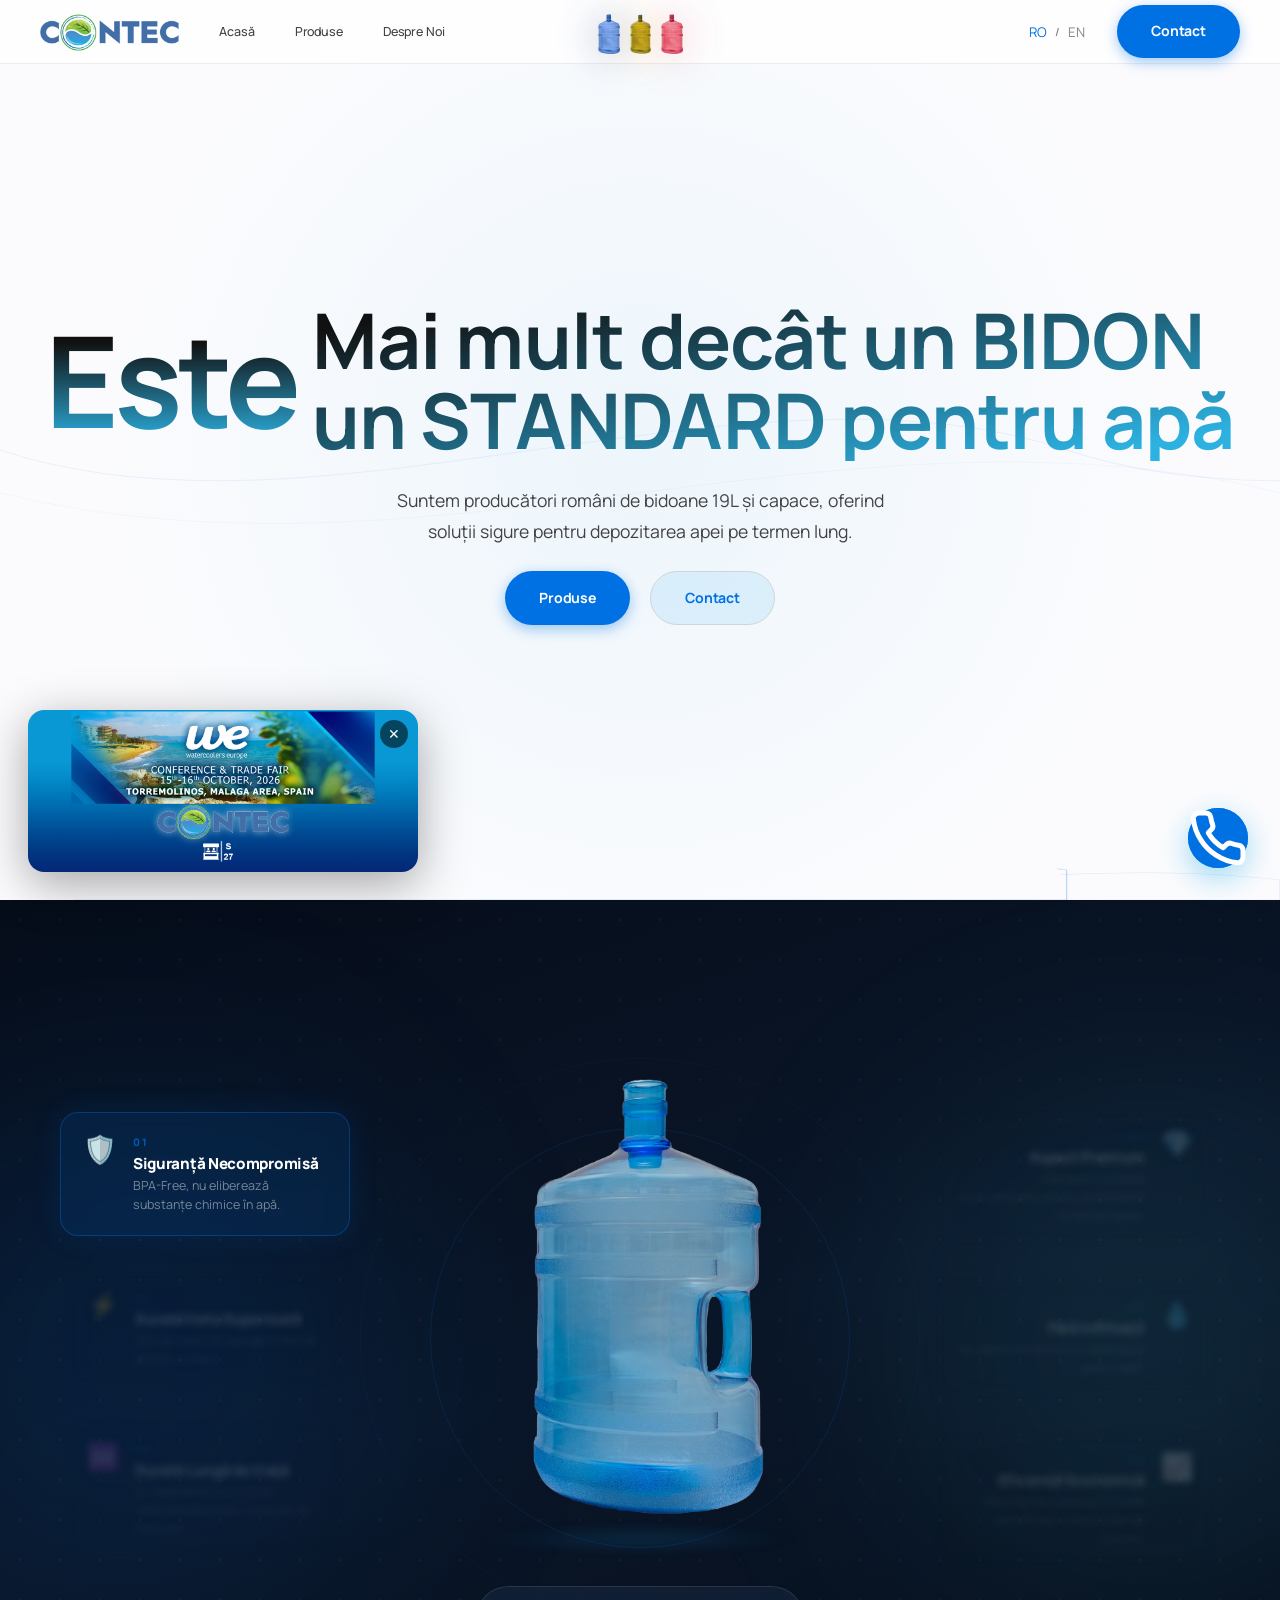
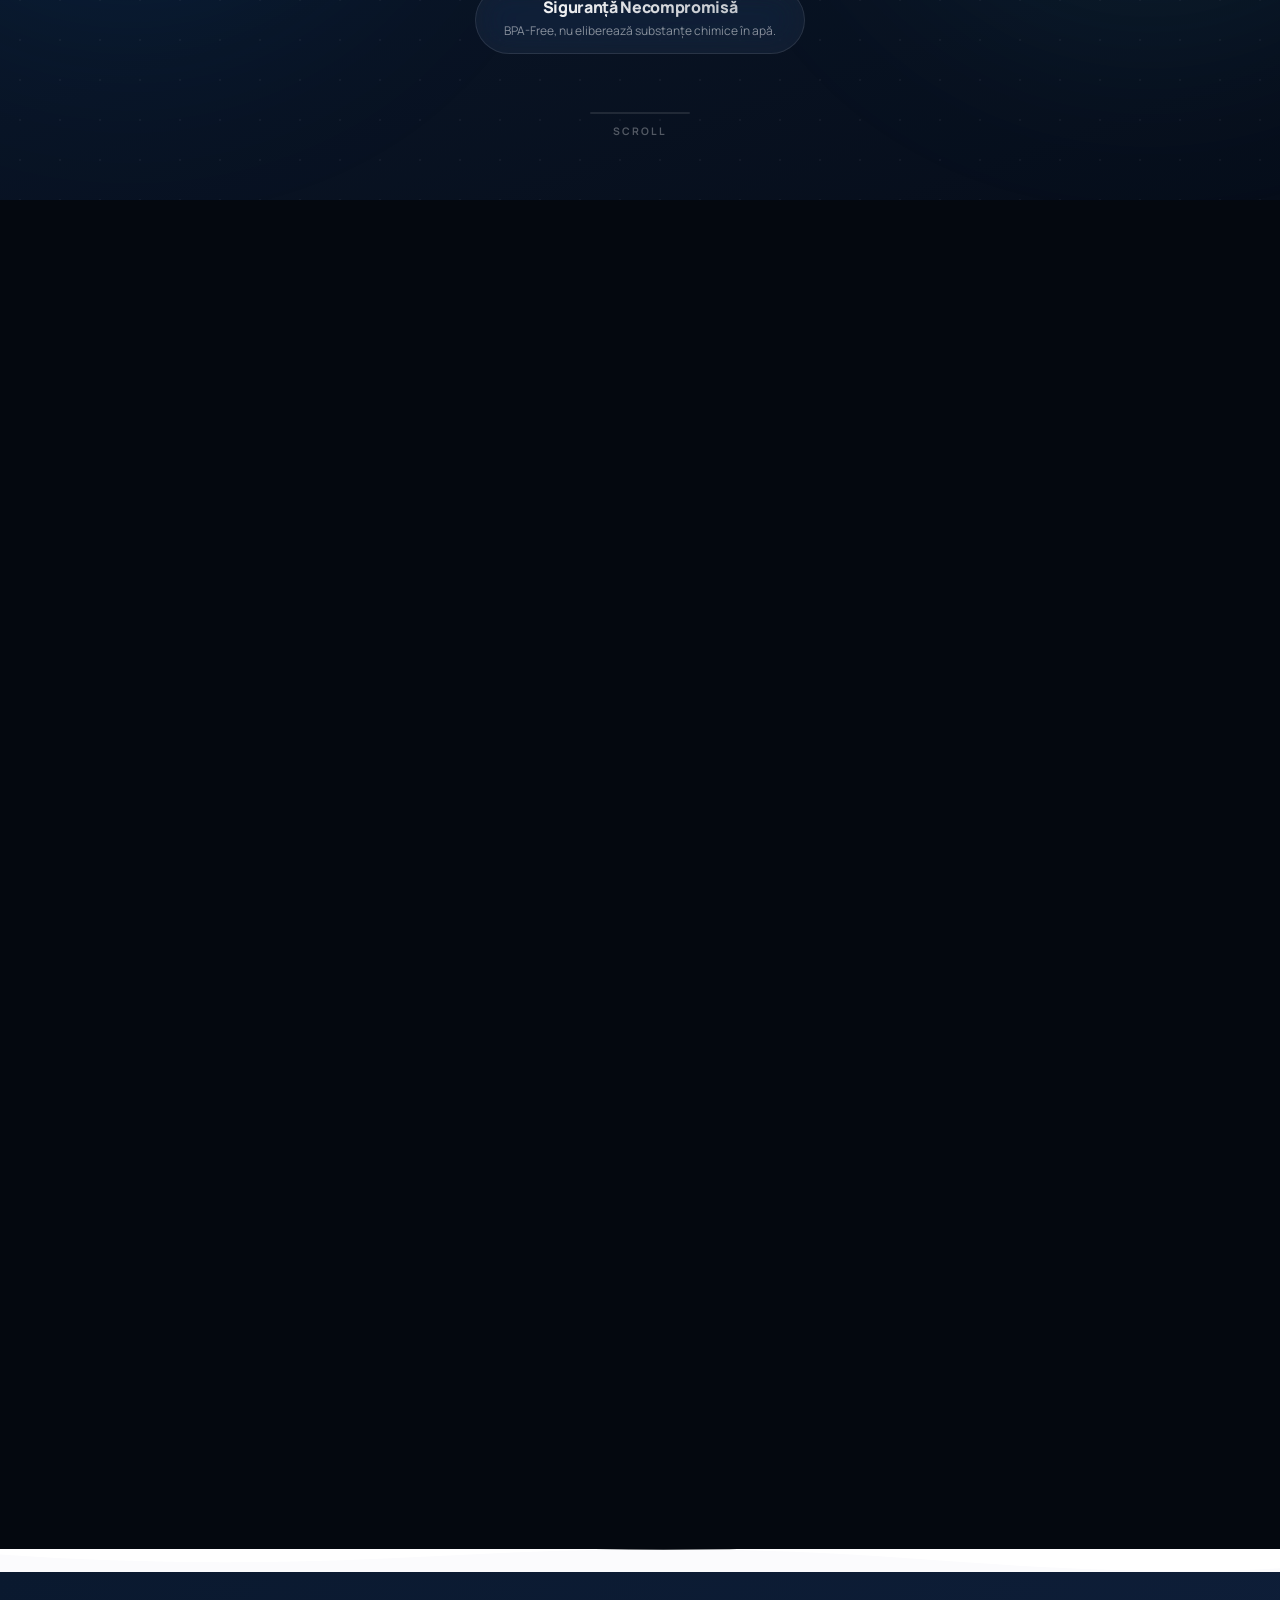
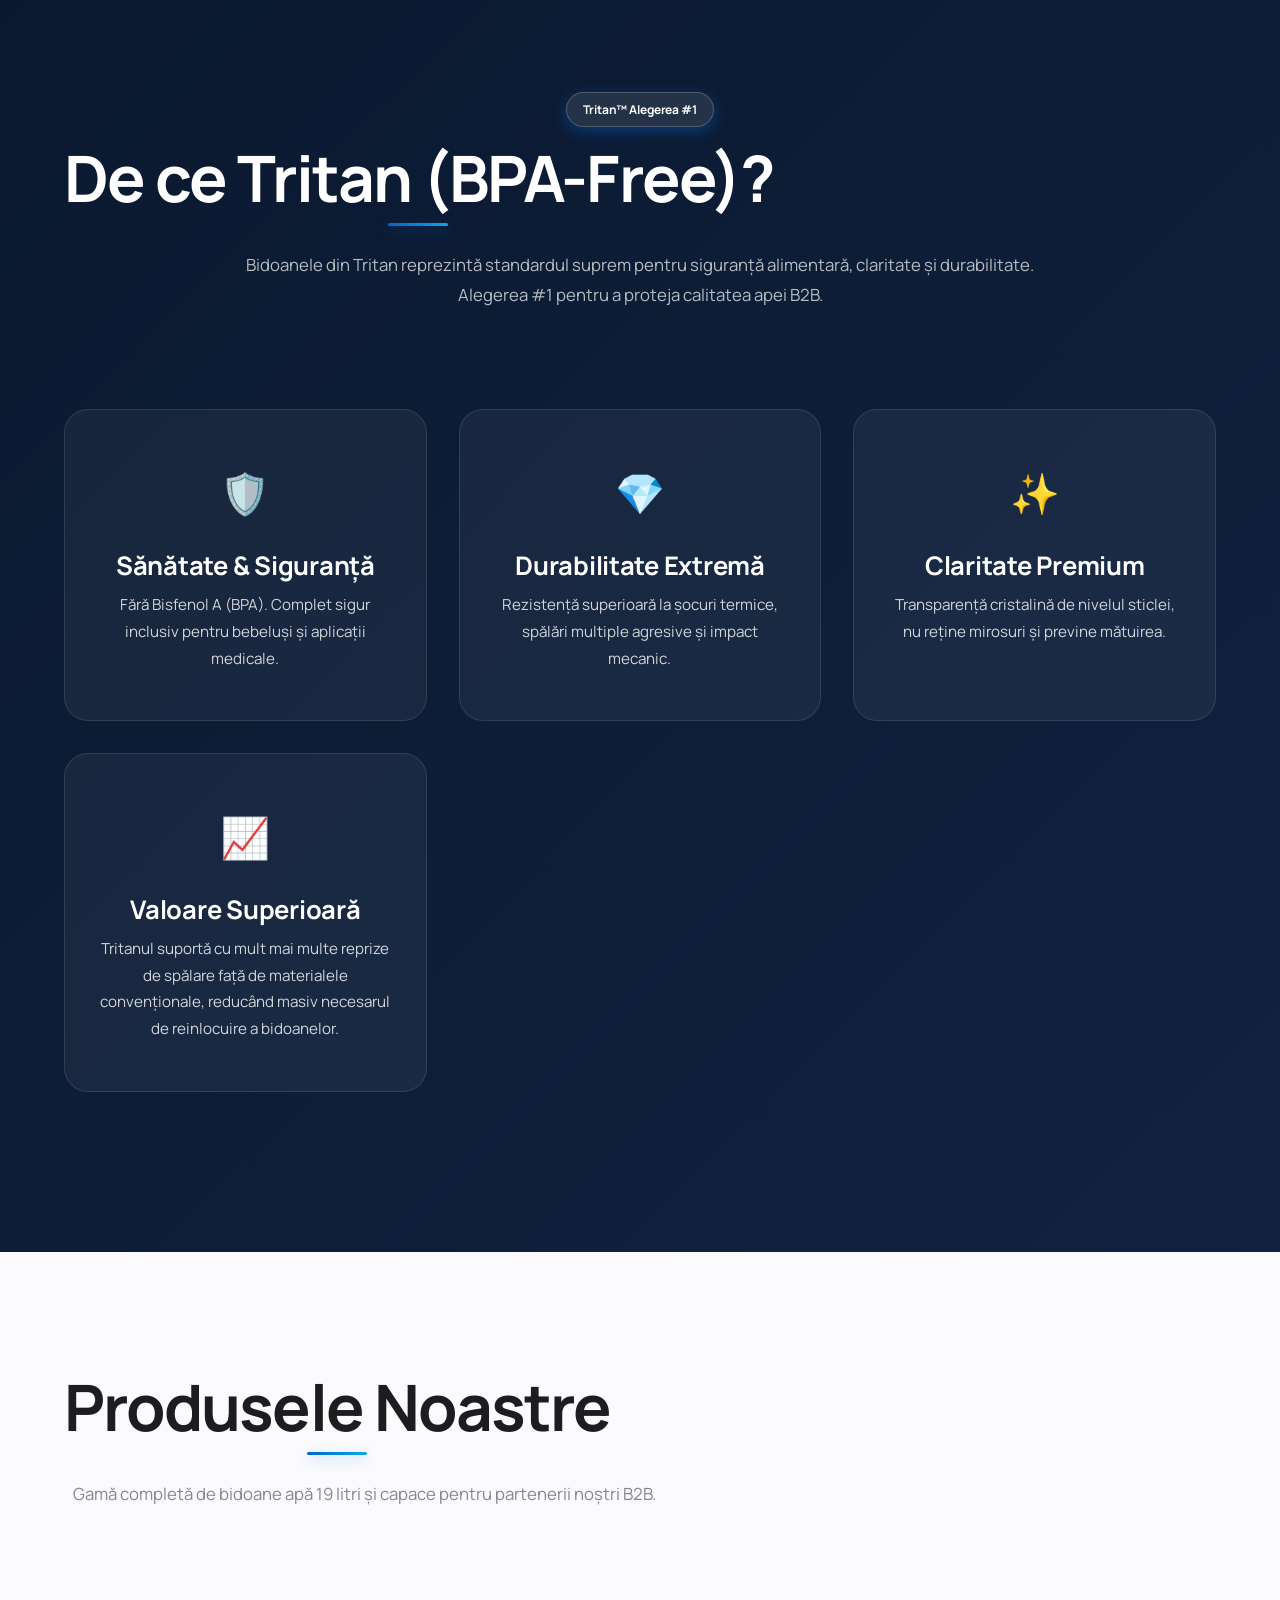
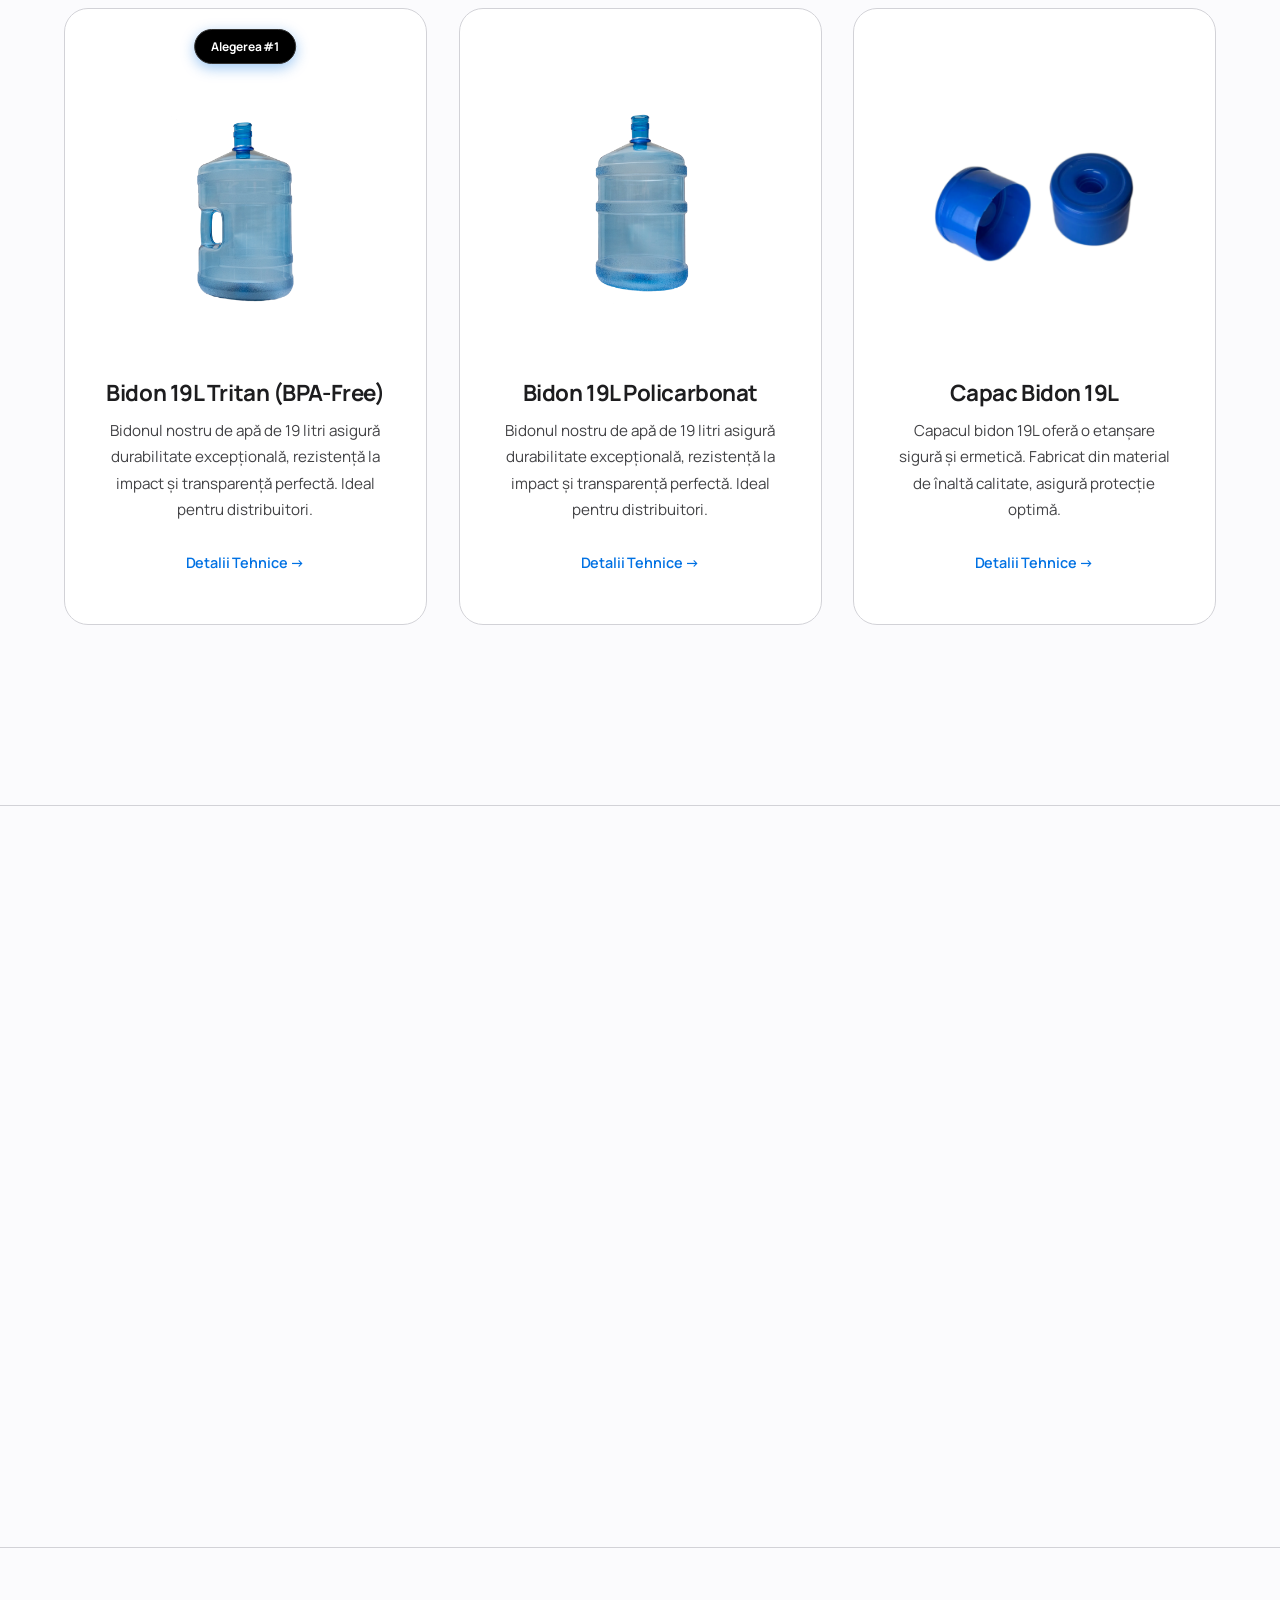
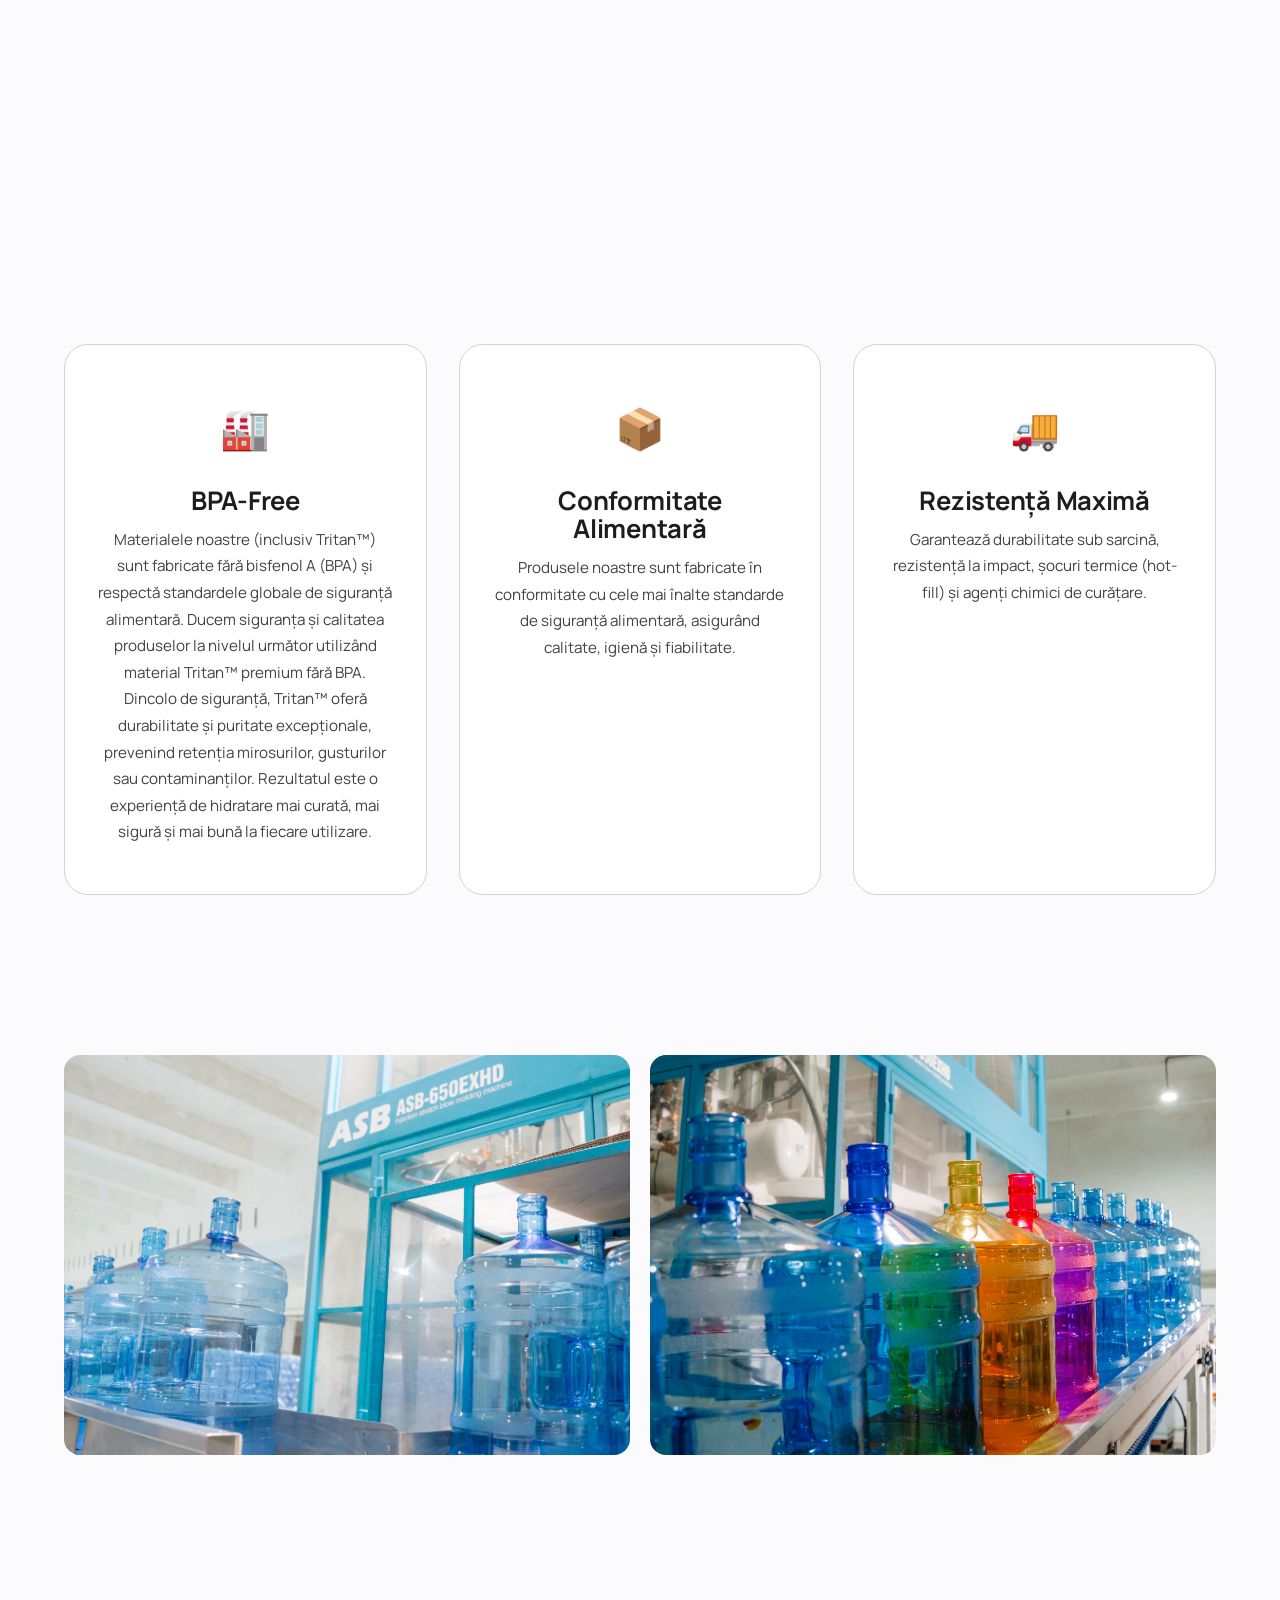
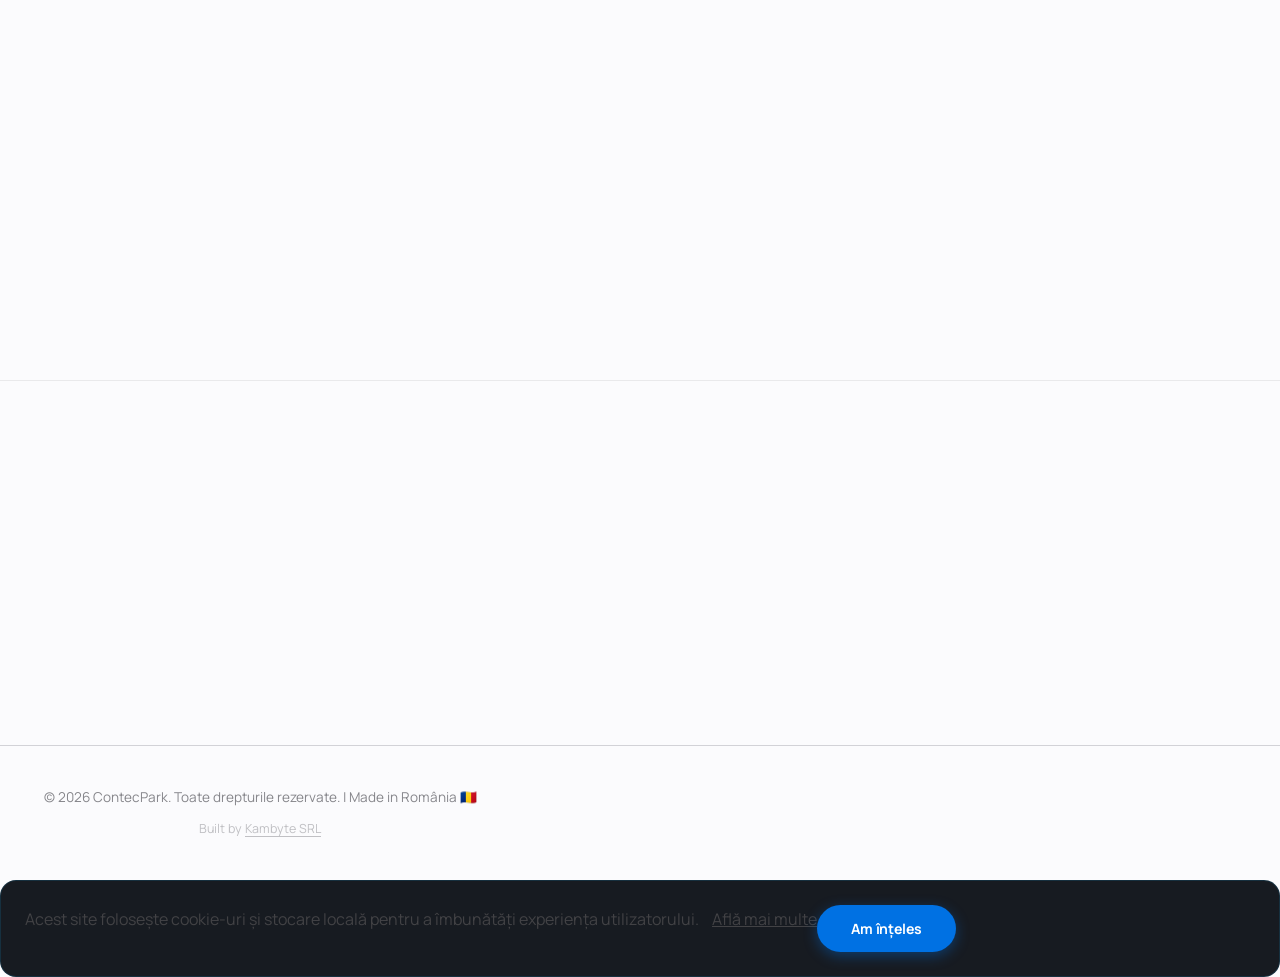
<file: index.html>
<!DOCTYPE html>
<html lang="ro">

<head>
    <meta charset="UTF-8">
    <meta name="viewport" content="width=device-width, initial-scale=1.0">
    <title>ContecPark | Bidoane 19L Policarbonat și Capace | România</title>
    <meta name="description"
        content="ContecPark produce bidoane din policarbonat de 19 litri și capace bidon. Producător B2B cu sediul în România.">
    <link rel="icon" type="image/x-icon" href="/favicon.ico">
    <link rel="icon" type="image/png" sizes="32x32" href="/favicon.ico">
    <link rel="apple-touch-icon" sizes="180x180" href="/apple-touch-icon.png">
    <meta name="theme-color" content="#0071E3">
    <meta name="robots" content="index, follow">
    <link rel="alternate" hreflang="ro" href="https://contecpark.com/">
    <link rel="alternate" hreflang="en" href="https://contecpark.com/?lang=en">
    <link rel="alternate" hreflang="x-default" href="https://contecpark.com/">
    <meta property="og:title" content="ContecPark | Producător Bidoane 19L">
    <meta property="og:description" content="Producător român de bidoane 19L policarbonat și capace.">
    <meta property="og:type" content="website">
    <meta property="og:image" content="og-image.jpg">
    <link rel="preconnect" href="https://fonts.googleapis.com">
    <link rel="preconnect" href="https://fonts.gstatic.com" crossorigin>
    <link
        href="https://fonts.googleapis.com/css2?family=Manrope:wght@300;400;500;600;700;800&display=swap"
        rel="stylesheet">
    <link rel="stylesheet" href="styles.css?v=12">
    <script type="application/ld+json" id="schema-org">
    {
        "@context": "https://schema.org",
        "@type": "Organization",
        "name": "ContecPark",
        "url": "#",
        "logo": "#",
        "description": "Romanian manufacturer of 19L polycarbonate water bottles and caps.",
        "address": {
            "@type": "PostalAddress",
            "streetAddress": "Strada Gloriei 3",
            "addressLocality": "Giurgiu",
            "addressCountry": "RO"
        }
    }
    </script>
</head>

<body>
    <!-- INTRO ANIMATION OVERLAY -->
    <div class="bg-caustic-layer"><div class="caustic"></div></div>
    <div class="custom-cursor" id="cursor"></div>
    <div class="custom-cursor-ripple" id="cursor-ripple"></div>

    <div id="product-modal" class="product-modal">
        <div class="modal-close" id="modal-close">✕</div>
        <div id="modal-body"></div>
    </div>

    <div id="intro-overlay">
        <div id="intro-content">
            <div id="intro-bottles">
                <div class="intro-bottle-wrap bottle-blue-wrap">
                    <img src="img/products/classic/yandan.webp" class="intro-bottle" alt="Blue Bottle">
                </div>
                <div class="intro-bottle-wrap bottle-yellow-wrap">
                    <img src="img/products/classic/yandan.webp" class="intro-bottle" alt="Yellow Bottle">
                </div>
                <div class="intro-bottle-wrap bottle-red-wrap">
                    <img src="img/products/classic/yandan.webp" class="intro-bottle" alt="Red Bottle">
                </div>
            </div>
            <div id="intro-text">
                <span class="intro-letter">C</span><span class="intro-letter">O</span><span
                    class="intro-letter">N</span><span class="intro-letter">T</span><span
                    class="intro-letter">E</span><span class="intro-letter">C</span><span
                    class="intro-letter">P</span><span class="intro-letter">A</span><span
                    class="intro-letter">R</span><span class="intro-letter">K</span>
            </div>
            <div id="intro-subtitle">MADE IN ROMANIA 🇷🇴</div>
        </div>
        <button id="skip-intro" class="cta-btn outline" onclick="skipIntro()">Skip ▸</button>
    </div>

    <!-- HEADER -->
    <header id="site-header">
        <div class="header-inner">
            <div id="header-left">
                <button id="hamburger" aria-label="Menu" onclick="toggleMobileMenu()">
                    <span></span>
                    <span></span>
                    <span></span>
                </button>
                <a href="/" id="header-logo" style="position: relative;">
                    <img src="img/logo.png" alt="ContecPark Logo" class="header-logo-img">
                    <div class="bubble-container">
                        <span class="bubble bubble-1"></span>
                        <span class="bubble bubble-2"></span>
                        <span class="bubble bubble-3"></span>
                        <span class="bubble bubble-4"></span>
                    </div>
                </a>
                <nav id="main-nav">
                    <a href="/" class="nav-link active" data-i18n="nav_home">Acasă</a>
                    <a href="/products" class="nav-link" data-i18n="nav_products">Produse</a>
                    <a href="/about" class="nav-link" data-i18n="nav_about">Despre Noi</a>
                </nav>
            </div>

            <!-- Header'a yerleşen minik bayrak damacanalar -->
            <div id="header-flag-bottles">
                <div class="hf-wrap hf-blue">
                    <img src="img/products/classic/yandan.webp" class="hf-bottle" alt="RO Blue">
                </div>
                <div class="hf-wrap hf-yellow">
                    <img src="img/products/classic/yandan.webp" class="hf-bottle" alt="RO Yellow">
                </div>
                <div class="hf-wrap hf-red">
                    <img src="img/products/classic/yandan.webp" class="hf-bottle" alt="RO Red">
                </div>
            </div>
            <div id="header-right">
                <div id="lang-toggle">
                    <button class="lang-btn active" data-lang="ro" onclick="setLang('ro')">RO</button>
                    <span class="lang-sep">/</span>
                    <button class="lang-btn" data-lang="en" onclick="setLang('en')">EN</button>
                </div>
                <a href="/about" class="cta-btn header-cta" data-i18n="nav_contact"
                    onclick="scrollToContact()">Contact</a>
            </div>
        </div>
        <!-- Mobile Menu -->
        <div id="mobile-menu">
            <a href="/" class="mobile-link" data-i18n="nav_home" onclick="closeMobileMenu()">Acasă</a>
            <a href="/products" class="mobile-link" data-i18n="nav_products" onclick="closeMobileMenu()">Produse</a>
            <a href="/about" class="mobile-link" data-i18n="nav_about" onclick="closeMobileMenu()">Despre Noi</a>
        </div>
    </header>

    <!-- MAIN CONTENT -->
    <main id="app"></main>

    <!-- FOOTER -->
    <footer id="site-footer">
        <div class="container footer-inner">
            <div class="footer-col" data-animate>
                <img src="img/logo.png" alt="ContecPark Logo" class="footer-logo-img" style="height: 32px; margin-bottom: 15px;">
                <p class="footer-desc" data-i18n="footer_desc">Producător român de bidoane și capace pentru apă
                    de 19 litri.</p>
                <div style="margin-top: 20px;">
                    <p style="font-size: 0.72rem; color: var(--text-muted); margin-bottom: 8px; text-transform: uppercase; letter-spacing: 0.08em;">Member of</p>
                    <img src="img/weLogo.webp" alt="Watercoolers Europe" style="height: 36px; width: auto; opacity: 0.8; filter: grayscale(0.2);">
                </div>
            </div>
            <div class="footer-col" data-animate style="transition-delay: 0.1s">
                <h4 data-i18n="footer_nav">Navigare</h4>
                <a href="/" data-i18n="nav_home">Acasă</a>
                <a href="/products" data-i18n="nav_products">Produse</a>
                <a href="/about" data-i18n="nav_about">Despre Noi</a>
            </div>
            <div class="footer-col" data-animate style="transition-delay: 0.2s">
                <h4 data-i18n="footer_products">Produse</h4>
                <a href="/products/bottle-polycarbonate" data-i18n="prod_clasic_name">Bidon 19L Policarbonat</a>
                <a href="/products/bottle-tritan" data-i18n="prod_maner_name">Bidon 19L Tritan BPA-Free</a>
                <a href="/products/capac-bidon" data-i18n="prod_cap">Capac Bidon</a>
            </div>
            <div class="footer-col" data-animate style="transition-delay: 0.3s">
                <h4 data-i18n="footer_contact">Contact</h4>
                <p style="font-size: 0.85rem; line-height: 1.4;"><strong>Factory:</strong> Strada Gloriei 3, Giurgiu</p>
                <p style="font-size: 0.85rem; line-height: 1.4; margin-bottom: 10px;"><strong>Office:</strong> Bulevardul Pipera 1/VI, Voluntari (Hyperion Towers)</p>
                <p>+40 750 456 525</p>
                <p>info@contecpark.com</p>
            </div>
        </div>
        <div class="footer-bottom">
            <p>&copy; 2026 ContecPark. <span data-i18n="footer_rights">Toate drepturile rezervate.</span> | Made in România 🇷🇴</p>
            <p style="margin-top: 8px; font-size: 0.78rem; opacity: 0.5;">Built by <a href="https://www.kambyte.com" target="_blank" rel="noopener" style="color: inherit; text-decoration: underline; text-underline-offset: 3px;">Kambyte SRL</a></p>
        </div>
    </footer>

    <!-- FLOATING CALL BUTTON -->
    <a href="tel:+40750456525" class="floating-call" aria-label="Sună acum">
        <svg viewBox="0 0 24 24" fill="none" stroke="currentColor" stroke-width="2" stroke-linecap="round"
            stroke-linejoin="round">
            <path
                d="M22 16.92v3a2 2 0 0 1-2.18 2 19.79 19.79 0 0 1-8.63-3.07 19.5 19.5 0 0 1-6-6 19.79 19.79 0 0 1-3.07-8.67A2 2 0 0 1 4.11 2h3a2 2 0 0 1 2 1.72 12.84 12.84 0 0 0 .7 2.81 2 2 0 0 1-.45 2.11L8.09 9.91a16 16 0 0 0 6 6l1.27-1.27a2 2 0 0 1 2.11-.45 12.84 12.84 0 0 0 2.81.7A2 2 0 0 1 22 16.92z">
            </path>
        </svg>
    </a>

    <!-- COOKIE CONSENT -->
    <div id="cookie-consent" class="cookie-banner" style="display:none;">
        <div class="cookie-content">
            <span data-i18n="cookie_text">Acest site folosește cookie-uri și stocare locală pentru a îmbunătăți
                experiența utilizatorului.</span>
            <a href="/about" data-i18n="cookie_link"
                style="color: var(--aqua); text-decoration: underline; margin-left: 10px;">Află mai multe</a>
        </div>
        <button id="accept-cookies" class="cta-btn" data-i18n="cookie_accept">Am Înțeles</button>
    </div>

    <!-- Event Popup -->
    <div id="event-popup" class="event-popup">
        <button class="event-popup-close" onclick="document.getElementById('event-popup').classList.add('dismissed')" aria-label="Kapat">✕</button>
        <img src="img/webanner.jpeg" alt="WE Conference 2026">
    </div>

    <script src="app.js?v=12" defer></script>
    <script src="animations.js?v=11" defer></script>
</body>

</html>
</file>
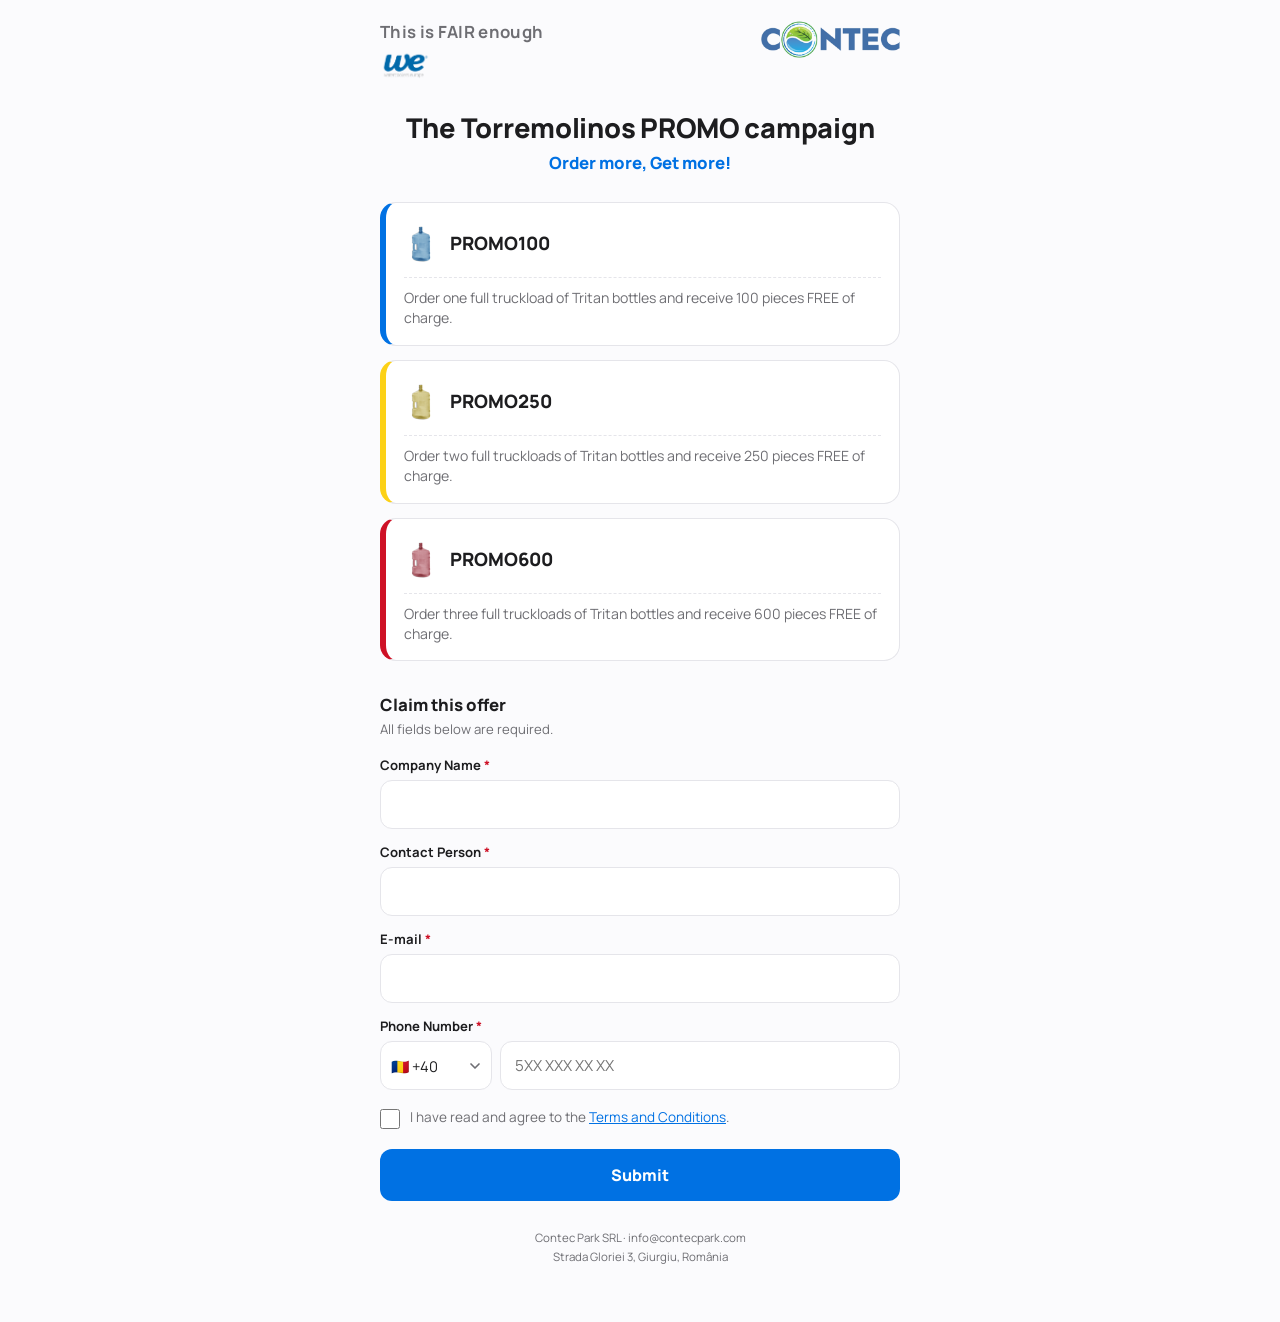
<file: promo.html>
<!DOCTYPE html>
<html lang="en">
<head>
<meta charset="UTF-8">
<meta name="viewport" content="width=device-width, initial-scale=1.0">
<title>Torremolinos Promo Campaign – Contec Park</title>
<meta name="robots" content="noindex, nofollow, noarchive, nosnippet">
<link rel="icon" href="/favicon.ico">
<link rel="preconnect" href="https://fonts.googleapis.com">
<link rel="preconnect" href="https://fonts.gstatic.com" crossorigin>
<link href="https://fonts.googleapis.com/css2?family=Manrope:wght@400;600;700;800&display=swap" rel="stylesheet">
<style>
  :root{
    --bg-main:#FBFBFD;
    --bg-card:#FFFFFF;
    --primary:#0071E3;
    --primary-glow:rgba(0,113,227,0.15);
    --text:#1D1D1F;
    --text-muted:#6E6E73;
    --border:#E5E5EA;
    --tier-blue:#0071E3;
    --tier-yellow:#FCD116;
    --tier-red:#CE1126;
  }
  *{box-sizing:border-box;margin:0;padding:0;}
  body{
    font-family:'Manrope',-apple-system,BlinkMacSystemFont,sans-serif;
    background:var(--bg-main);
    color:var(--text);
    min-height:100vh;
    display:flex;
    flex-direction:column;
    align-items:center;
    padding:20px 16px 56px;
  }
  .wrap{width:100%;max-width:520px;}

  /* --- Top logos row --- */
  .top-row{
    display:flex;align-items:flex-start;justify-content:space-between;
    margin-bottom:28px;gap:12px;
  }
  .brand-block{display:flex;flex-direction:column;align-items:flex-start;gap:6px;}
  .fair-text{font-size:1.05rem;font-weight:700;color:var(--text-muted);letter-spacing:0.02em;}
  .we-logo{height:34px;width:auto;}
  .contec-logo{height:38px;width:auto;}

  /* --- Title --- */
  h1.campaign-title{
    font-size:clamp(1.3rem, 5vw, 1.7rem);
    font-weight:800;
    text-align:center;
    line-height:1.25;
    margin-bottom:6px;
    letter-spacing:-0.01em;
  }

  /* --- Promo tiers --- */
  .tiers{display:flex;flex-direction:column;gap:14px;margin-bottom:32px;}
  .tier-card{
    background:var(--bg-card);border:1px solid var(--border);border-radius:16px;
    padding:16px 18px;border-left-width:6px;border-left-style:solid;
  }
  .tier-card.blue{border-left-color:var(--tier-blue);}
  .tier-card.yellow{border-left-color:var(--tier-yellow);}
  .tier-card.red{border-left-color:var(--tier-red);}
  .tier-head{display:flex;align-items:center;gap:12px;margin-bottom:10px;}
  .tier-bottle-wrap{position:relative;width:34px;height:48px;flex-shrink:0;}
  .tier-bottle-img{width:100%;height:100%;object-fit:contain;display:block;filter:grayscale(1) brightness(1.15);}
  .tier-bottle-tint{
    position:absolute;inset:0;mix-blend-mode:soft-light;opacity:0.9;
    -webkit-mask-image:url('/img/products/handle-v1/yandan-1.webp');
    -webkit-mask-size:contain;-webkit-mask-repeat:no-repeat;-webkit-mask-position:center;
    mask-image:url('/img/products/handle-v1/yandan-1.webp');
    mask-size:contain;mask-repeat:no-repeat;mask-position:center;
  }
  .tier-bottle-tint.blue{background-color:var(--tier-blue);}
  .tier-bottle-tint.yellow{background-color:var(--tier-yellow);}
  .tier-bottle-tint.red{background-color:var(--tier-red);}
  .tier-code{font-size:1.15rem;font-weight:800;}
  .tier-desc{
    border-top:1px dashed var(--border);padding-top:10px;
    font-size:0.88rem;line-height:1.45;color:var(--text-muted);min-height:20px;
  }

  .promo-tagline{
    text-align:center;font-size:1.05rem;font-weight:800;color:var(--primary);
    margin:0 0 28px;
  }

  /* --- Form --- */
  .form-title{font-size:1.05rem;font-weight:800;margin-bottom:4px;}
  .form-sub{font-size:0.82rem;color:var(--text-muted);margin-bottom:18px;}
  .field{margin-bottom:14px;}
  .field label{display:block;font-size:0.82rem;font-weight:700;margin-bottom:6px;}
  .field label .req{color:var(--tier-red);}
  .field input{
    width:100%;padding:13px 14px;border-radius:12px;border:1px solid var(--border);
    font-family:inherit;font-size:0.95rem;background:var(--bg-card);color:var(--text);
    min-height:46px;
  }
  .field input:focus{outline:none;border-color:var(--primary);box-shadow:0 0 0 3px var(--primary-glow);}
  .field input.invalid{border-color:var(--tier-red);}
  .field input.invalid:focus{box-shadow:0 0 0 3px rgba(206,17,38,0.15);}
  .field-error{display:none;color:var(--tier-red);font-size:0.78rem;font-weight:600;margin-top:6px;}
  .field-error.show{display:block;}

  .phone-group{display:flex;gap:8px;}
  .country-select{
    flex-shrink:0;width:112px;padding:13px 10px;border-radius:12px;border:1px solid var(--border);
    font-family:inherit;font-size:0.92rem;background:var(--bg-card);color:var(--text);
    min-height:46px;appearance:none;-webkit-appearance:none;
    background-image:url("data:image/svg+xml;utf8,<svg xmlns='http://www.w3.org/2000/svg' viewBox='0 0 24 24' fill='none' stroke='%236E6E73' stroke-width='2.5' stroke-linecap='round' stroke-linejoin='round'><polyline points='6 9 12 15 18 9'/></svg>");
    background-repeat:no-repeat;background-position:right 8px center;background-size:16px;
    padding-right:28px;cursor:pointer;
  }
  .country-select:focus{outline:none;border-color:var(--primary);box-shadow:0 0 0 3px var(--primary-glow);}
  .phone-group input{flex:1;min-width:0;}

  .terms-row{display:flex;align-items:flex-start;gap:10px;margin:18px 0 20px;}
  .terms-row input[type=checkbox]{width:20px;height:20px;flex-shrink:0;margin-top:1px;accent-color:var(--primary);}
  .terms-row label{font-size:0.85rem;line-height:1.4;color:var(--text-muted);}
  .terms-link{color:var(--primary);font-weight:700;text-decoration:underline;background:none;border:none;font:inherit;cursor:pointer;padding:0;}

  .submit-btn{
    width:100%;padding:15px;border:none;border-radius:12px;background:var(--primary);
    color:#fff;font-family:inherit;font-size:1rem;font-weight:800;cursor:pointer;min-height:50px;
    -webkit-tap-highlight-color:transparent;
  }
  .submit-btn:active{opacity:0.85;}

  .error-banner{
    display:none;background:#FDECEA;border:1px solid #F3B9B3;color:#B3261E;
    border-radius:12px;padding:14px 16px;font-size:0.85rem;font-weight:600;margin-top:14px;text-align:center;
  }

  /* --- Full-screen success confirmation --- */
  #success-overlay{
    position:fixed;inset:0;background:var(--bg-main);z-index:2000;
    display:none;flex-direction:column;align-items:center;justify-content:center;
    padding:24px;text-align:center;
  }
  #success-overlay.show{display:flex;}
  .checkmark{width:88px;height:88px;margin-bottom:22px;}
  .checkmark-circle{
    stroke-dasharray:166;stroke-dashoffset:166;stroke-width:3;
    stroke:var(--primary);fill:none;
    animation:checkmark-stroke 0.6s cubic-bezier(0.65,0,0.45,1) forwards;
  }
  .checkmark-check{
    stroke-dasharray:48;stroke-dashoffset:48;stroke-width:4;
    stroke:var(--primary);fill:none;stroke-linecap:round;stroke-linejoin:round;
    animation:checkmark-stroke 0.3s cubic-bezier(0.65,0,0.45,1) 0.6s forwards;
  }
  @keyframes checkmark-stroke{100%{stroke-dashoffset:0;}}
  .success-overlay-text{
    font-size:1.15rem;font-weight:800;max-width:320px;line-height:1.4;
    opacity:0;animation:success-text-in 0.4s ease 0.85s forwards;
  }
  @keyframes success-text-in{
    from{opacity:0;transform:translateY(6px);}
    to{opacity:1;transform:translateY(0);}
  }

  footer{margin-top:28px;text-align:center;font-size:0.72rem;color:var(--text-muted);line-height:1.6;}

  /* --- Terms modal --- */
  #terms-overlay{
    position:fixed;inset:0;background:rgba(0,0,0,0.5);z-index:1000;
    display:none;align-items:flex-end;justify-content:center;
  }
  #terms-overlay.open{display:flex;}
  @media (min-width:600px){ #terms-overlay.open{align-items:center;} }
  .terms-modal{
    background:#fff;border-radius:20px 20px 0 0;max-width:520px;width:100%;
    max-height:80vh;overflow-y:auto;padding:22px 20px 28px;
  }
  @media (min-width:600px){ .terms-modal{border-radius:20px;} }
  .terms-modal h2{font-size:1.1rem;font-weight:800;margin-bottom:4px;}
  .terms-modal .terms-subtitle{font-size:0.82rem;color:var(--text-muted);margin-bottom:18px;}
  .terms-modal h3{font-size:0.92rem;font-weight:800;margin:16px 0 6px;}
  .terms-modal h3:first-of-type{margin-top:0;}
  .terms-modal p{font-size:0.86rem;line-height:1.6;color:var(--text-muted);margin-bottom:8px;}
  .terms-modal ul{margin:0 0 8px 20px;padding:0;}
  .terms-modal li{font-size:0.86rem;line-height:1.6;color:var(--text-muted);margin-bottom:4px;}
  .terms-close{
    display:block;margin:18px auto 0;background:var(--primary);color:#fff;border:none;
    border-radius:10px;padding:12px 28px;font-family:inherit;font-weight:700;font-size:0.9rem;cursor:pointer;
  }
</style>
</head>
<body>
  <div class="wrap">

    <div class="top-row">
      <div class="brand-block">
        <span class="fair-text">This is FAIR enough</span>
        <img src="/img/weLogo.png" alt="Watercoolers Europe" class="we-logo">
      </div>
      <img src="/img/logo.png" alt="Contec Park" class="contec-logo">
    </div>

    <h1 class="campaign-title">The Torremolinos PROMO campaign</h1>
    <p class="promo-tagline">Order more, Get more!</p>

    <div class="tiers">
      <div class="tier-card blue">
        <div class="tier-head">
          <div class="tier-bottle-wrap">
            <img src="/img/products/handle-v1/yandan-1.webp" class="tier-bottle-img" alt="">
            <div class="tier-bottle-tint blue"></div>
          </div>
          <span class="tier-code">PROMO100</span>
        </div>
        <div class="tier-desc">Order one full truckload of Tritan bottles and receive 100 pieces FREE of charge.</div>
      </div>
      <div class="tier-card yellow">
        <div class="tier-head">
          <div class="tier-bottle-wrap">
            <img src="/img/products/handle-v1/yandan-1.webp" class="tier-bottle-img" alt="">
            <div class="tier-bottle-tint yellow"></div>
          </div>
          <span class="tier-code">PROMO250</span>
        </div>
        <div class="tier-desc">Order two full truckloads of Tritan bottles and receive 250 pieces FREE of charge.</div>
      </div>
      <div class="tier-card red">
        <div class="tier-head">
          <div class="tier-bottle-wrap">
            <img src="/img/products/handle-v1/yandan-1.webp" class="tier-bottle-img" alt="">
            <div class="tier-bottle-tint red"></div>
          </div>
          <span class="tier-code">PROMO600</span>
        </div>
        <div class="tier-desc">Order three full truckloads of Tritan bottles and receive 600 pieces FREE of charge.</div>
      </div>
    </div>

    <form id="promo-form" action="https://api.web3forms.com/submit" method="POST">
      <input type="hidden" name="access_key" value="dd03729a-50ce-4e4c-95e8-1a780f183400">
      <input type="hidden" name="subject" value="🎉 New Torremolinos Promo Campaign Lead - ContecPark">
      <input type="hidden" name="from_name" value="ContecPark Promo Page">
      <!-- Honeypot anti-spam field (hidden from real users) -->
      <input type="text" name="_honey" style="display:none" tabindex="-1" autocomplete="off">
      <input type="hidden" name="botcheck">

      <div class="form-title">Claim this offer</div>
      <div class="form-sub">All fields below are required.</div>

      <div class="field">
        <label for="company">Company Name <span class="req">*</span></label>
        <input type="text" id="company" name="company" required>
      </div>
      <div class="field">
        <label for="contact">Contact Person <span class="req">*</span></label>
        <input type="text" id="contact" name="contact" required>
      </div>
      <div class="field">
        <label for="email">E-mail <span class="req">*</span></label>
        <input type="email" id="email" name="email" required autocomplete="email" inputmode="email">
        <div class="field-error" id="email-error">Please enter a valid e-mail address.</div>
      </div>
      <div class="field">
        <label for="phone">Phone Number <span class="req">*</span></label>
        <div class="phone-group">
          <select id="country-code" class="country-select" aria-label="Country code">
            <option value="+40" selected>🇷🇴 +40</option>
            <option value="+90">🇹🇷 +90</option>
            <option value="+34">🇪🇸 +34</option>
            <option value="+39">🇮🇹 +39</option>
            <option value="+49">🇩🇪 +49</option>
            <option value="+33">🇫🇷 +33</option>
            <option value="+44">🇬🇧 +44</option>
            <option value="+31">🇳🇱 +31</option>
            <option value="+32">🇧🇪 +32</option>
            <option value="+48">🇵🇱 +48</option>
            <option value="+359">🇧🇬 +359</option>
            <option value="+36">🇭🇺 +36</option>
            <option value="+30">🇬🇷 +30</option>
            <option value="+351">🇵🇹 +351</option>
            <option value="+43">🇦🇹 +43</option>
            <option value="+41">🇨🇭 +41</option>
            <option value="+420">🇨🇿 +420</option>
            <option value="+421">🇸🇰 +421</option>
            <option value="+385">🇭🇷 +385</option>
            <option value="+381">🇷🇸 +381</option>
            <option value="+380">🇺🇦 +380</option>
            <option value="+373">🇲🇩 +373</option>
            <option value="+46">🇸🇪 +46</option>
            <option value="+45">🇩🇰 +45</option>
            <option value="+47">🇳🇴 +47</option>
            <option value="+358">🇫🇮 +358</option>
            <option value="+353">🇮🇪 +353</option>
            <option value="+1">🇺🇸 +1</option>
            <option value="+971">🇦🇪 +971</option>
            <option value="+966">🇸🇦 +966</option>
          </select>
          <input type="tel" id="phone" name="phone" placeholder="5XX XXX XX XX" required autocomplete="tel-national" inputmode="numeric">
        </div>
        <div class="field-error" id="phone-error">Please enter a valid phone number (at least 7 digits).</div>
      </div>

      <div class="terms-row">
        <input type="checkbox" id="terms" name="terms" required>
        <label for="terms">I have read and agree to the <button type="button" class="terms-link" id="open-terms">Terms and Conditions</button>.</label>
      </div>

      <button type="submit" class="submit-btn">Submit</button>
      <div class="error-banner" id="error-msg">Something went wrong. Please try again, or contact us directly at info@contecpark.com.</div>
    </form>

    <footer>
      Contec Park SRL &middot; info@contecpark.com<br>
      Strada Gloriei 3, Giurgiu, România
    </footer>
  </div>

  <div id="terms-overlay">
    <div class="terms-modal">
      <h2>Terms and Conditions</h2>
      <div class="terms-subtitle">Tritan (BPA free) Bottle PROMO Campaign</div>

      <h3>Promotion Period</h3>
      <p>The promotion is valid for orders placed between 1 December 2026 and 28 February 2027, inclusive.</p>

      <h3>Promotional Offers</h3>
      <p>The promotional bonus is applicable according to the following order quantities:</p>
      <ul>
        <li><strong>PROMO100:</strong> Order one full truckload of Tritan bottles and receive 100 pieces free of charge.</li>
        <li><strong>PROMO250:</strong> Order two full truckloads of Tritan bottles and receive 250 pieces free of charge.</li>
        <li><strong>PROMO600:</strong> Order three or more full truckloads of Tritan bottles and receive 600 pieces free of charge.</li>
      </ul>

      <h3>Multiple Use of the Promotion</h3>
      <p>The promotional bonus may be received more than once, provided that the products and promotional quantities remain available.</p>

      <h3>Payment Terms</h3>
      <p>This promotion is applicable only to orders paid in full at the time the order is placed. In order for the potential customer to qualify for the promotional bonus a 100% advance payment is required on placing the order.</p>

      <h3>Confirmed Orders</h3>
      <p>All orders placed during the promotion period, confirmed by the seller, and paid in full at the time of placing the order will be honored according to the promotional terms applicable to the confirmed order.</p>

      <h3>Product Availability</h3>
      <p>All promotional bonuses are subject to product availability. The promotional bonus cannot be guaranteed if the promotional products are no longer available.</p>

      <h3>Order Confirmation</h3>
      <p>An order shall be considered eligible for the promotion only after the order has been confirmed by the seller and the required 100% advance payment has been received.</p>

      <h3>Promotion Changes</h3>
      <p>The seller reserves the right to modify or terminate the promotion in the event that the promotional products become unavailable or due to circumstances beyond the seller's reasonable control.</p>

      <h3>Acceptance of Terms</h3>
      <p>By placing an order under this promotion, the customer acknowledges and agrees to these Terms and Conditions.</p>

      <button type="button" class="terms-close" id="close-terms">Close</button>
    </div>
  </div>

  <div id="success-overlay">
    <svg class="checkmark" viewBox="0 0 52 52">
      <circle class="checkmark-circle" cx="26" cy="26" r="24"/>
      <path class="checkmark-check" d="M14.5 27.5l7.3 7.3 15.7-15.7"/>
    </svg>
    <p class="success-overlay-text">Thank you — your request has been received.</p>
  </div>

<script>
  const overlay = document.getElementById('terms-overlay');
  document.getElementById('open-terms').addEventListener('click', () => overlay.classList.add('open'));
  document.getElementById('close-terms').addEventListener('click', () => overlay.classList.remove('open'));
  overlay.addEventListener('click', (e) => { if (e.target === overlay) overlay.classList.remove('open'); });

  // --- Field validation (email + phone) ---
  const emailInput = document.getElementById('email');
  const phoneInput = document.getElementById('phone');
  const emailError = document.getElementById('email-error');
  const phoneError = document.getElementById('phone-error');

  function validateEmail(value) {
    return /^[^\s@]+@[^\s@]+\.[^\s@]+$/.test(value.trim());
  }
  function validatePhone(value) {
    const digits = value.replace(/[\s\-()]/g, '');
    return /^\d{7,13}$/.test(digits);
  }
  function clearFieldError(input, errorEl) {
    input.classList.remove('invalid');
    errorEl.classList.remove('show');
  }
  function setFieldError(input, errorEl) {
    input.classList.add('invalid');
    errorEl.classList.add('show');
  }

  emailInput.addEventListener('input', () => clearFieldError(emailInput, emailError));
  phoneInput.addEventListener('input', () => clearFieldError(phoneInput, phoneError));

  const promoForm = document.getElementById('promo-form');
  const submitBtn = promoForm.querySelector('.submit-btn');
  const successOverlay = document.getElementById('success-overlay');
  const errorMsg = document.getElementById('error-msg');

  promoForm.addEventListener('submit', async function (e) {
    e.preventDefault();

    // Native required-field check first (company, contact, terms, etc.)
    if (!this.checkValidity()) {
      this.reportValidity();
      return;
    }

    let valid = true;

    if (validateEmail(emailInput.value)) {
      clearFieldError(emailInput, emailError);
    } else {
      setFieldError(emailInput, emailError);
      valid = false;
    }

    if (validatePhone(phoneInput.value)) {
      clearFieldError(phoneInput, phoneError);
    } else {
      setFieldError(phoneInput, phoneError);
      valid = false;
    }

    if (!valid) return;

    errorMsg.style.display = 'none';
    const originalBtnText = submitBtn.innerHTML;
    submitBtn.innerHTML = 'Sending…';
    submitBtn.disabled = true;

    const data = new FormData(this);
    // Replace the bare local number with the full international number
    // (country code + local number) before sending.
    const fullPhone = document.getElementById('country-code').value + ' ' + phoneInput.value.trim();
    data.set('phone', fullPhone);

    try {
      const response = await fetch(this.action, {
        method: 'POST',
        body: data,
        headers: { 'Accept': 'application/json' }
      });

      if (response.ok) {
        this.reset();
        document.getElementById('country-code').value = '+40';
        submitBtn.disabled = true;
        successOverlay.classList.add('show');
        setTimeout(() => { window.location.href = '/'; }, 2800);
      } else {
        errorMsg.style.display = 'block';
        submitBtn.disabled = false;
      }
    } catch (err) {
      errorMsg.style.display = 'block';
      submitBtn.disabled = false;
    }

    submitBtn.innerHTML = originalBtnText;
  });

  document.addEventListener('contextmenu', (e) => e.preventDefault());
</script>
</body>
</html>
</file>
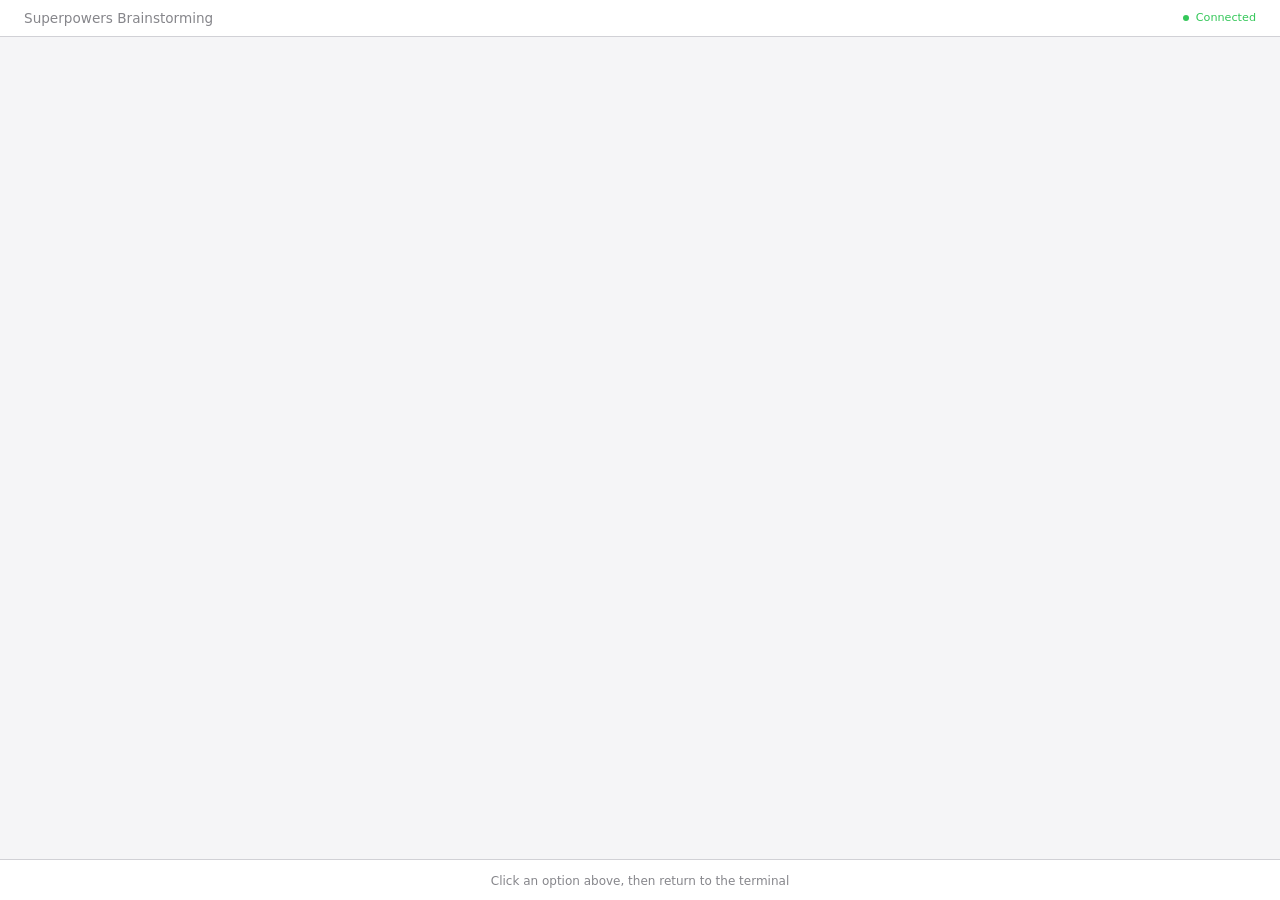
<file: .agent/skills/brainstorming/scripts/frame-template.html>
<!DOCTYPE html>
<html>
<head>
  <meta charset="utf-8">
  <title>Superpowers Brainstorming</title>
  <style>
    /*
     * BRAINSTORM COMPANION FRAME TEMPLATE
     *
     * This template provides a consistent frame with:
     * - OS-aware light/dark theming
     * - Fixed header and selection indicator bar
     * - Scrollable main content area
     * - CSS helpers for common UI patterns
     *
     * Content is injected via placeholder comment in #claude-content.
     */

    * { box-sizing: border-box; margin: 0; padding: 0; }
    html, body { height: 100%; overflow: hidden; }

    /* ===== THEME VARIABLES ===== */
    :root {
      --bg-primary: #f5f5f7;
      --bg-secondary: #ffffff;
      --bg-tertiary: #e5e5e7;
      --border: #d1d1d6;
      --text-primary: #1d1d1f;
      --text-secondary: #86868b;
      --text-tertiary: #aeaeb2;
      --accent: #0071e3;
      --accent-hover: #0077ed;
      --success: #34c759;
      --warning: #ff9f0a;
      --error: #ff3b30;
      --selected-bg: #e8f4fd;
      --selected-border: #0071e3;
    }

    @media (prefers-color-scheme: dark) {
      :root {
        --bg-primary: #1d1d1f;
        --bg-secondary: #2d2d2f;
        --bg-tertiary: #3d3d3f;
        --border: #424245;
        --text-primary: #f5f5f7;
        --text-secondary: #86868b;
        --text-tertiary: #636366;
        --accent: #0a84ff;
        --accent-hover: #409cff;
        --selected-bg: rgba(10, 132, 255, 0.15);
        --selected-border: #0a84ff;
      }
    }

    body {
      font-family: system-ui, -apple-system, BlinkMacSystemFont, sans-serif;
      background: var(--bg-primary);
      color: var(--text-primary);
      display: flex;
      flex-direction: column;
      line-height: 1.5;
    }

    /* ===== FRAME STRUCTURE ===== */
    .header {
      background: var(--bg-secondary);
      padding: 0.5rem 1.5rem;
      display: flex;
      justify-content: space-between;
      align-items: center;
      border-bottom: 1px solid var(--border);
      flex-shrink: 0;
    }
    .header h1 { font-size: 0.85rem; font-weight: 500; color: var(--text-secondary); }
    .header .status { font-size: 0.7rem; color: var(--success); display: flex; align-items: center; gap: 0.4rem; }
    .header .status::before { content: ''; width: 6px; height: 6px; background: var(--success); border-radius: 50%; }

    .main { flex: 1; overflow-y: auto; }
    #claude-content { padding: 2rem; min-height: 100%; }

    .indicator-bar {
      background: var(--bg-secondary);
      border-top: 1px solid var(--border);
      padding: 0.5rem 1.5rem;
      flex-shrink: 0;
      text-align: center;
    }
    .indicator-bar span {
      font-size: 0.75rem;
      color: var(--text-secondary);
    }
    .indicator-bar .selected-text {
      color: var(--accent);
      font-weight: 500;
    }

    /* ===== TYPOGRAPHY ===== */
    h2 { font-size: 1.5rem; font-weight: 600; margin-bottom: 0.5rem; }
    h3 { font-size: 1.1rem; font-weight: 600; margin-bottom: 0.25rem; }
    .subtitle { color: var(--text-secondary); margin-bottom: 1.5rem; }
    .section { margin-bottom: 2rem; }
    .label { font-size: 0.7rem; color: var(--text-secondary); text-transform: uppercase; letter-spacing: 0.05em; margin-bottom: 0.5rem; }

    /* ===== OPTIONS (for A/B/C choices) ===== */
    .options { display: flex; flex-direction: column; gap: 0.75rem; }
    .option {
      background: var(--bg-secondary);
      border: 2px solid var(--border);
      border-radius: 12px;
      padding: 1rem 1.25rem;
      cursor: pointer;
      transition: all 0.15s ease;
      display: flex;
      align-items: flex-start;
      gap: 1rem;
    }
    .option:hover { border-color: var(--accent); }
    .option.selected { background: var(--selected-bg); border-color: var(--selected-border); }
    .option .letter {
      background: var(--bg-tertiary);
      color: var(--text-secondary);
      width: 1.75rem; height: 1.75rem;
      border-radius: 6px;
      display: flex; align-items: center; justify-content: center;
      font-weight: 600; font-size: 0.85rem; flex-shrink: 0;
    }
    .option.selected .letter { background: var(--accent); color: white; }
    .option .content { flex: 1; }
    .option .content h3 { font-size: 0.95rem; margin-bottom: 0.15rem; }
    .option .content p { color: var(--text-secondary); font-size: 0.85rem; margin: 0; }

    /* ===== CARDS (for showing designs/mockups) ===== */
    .cards { display: grid; grid-template-columns: repeat(auto-fit, minmax(280px, 1fr)); gap: 1rem; }
    .card {
      background: var(--bg-secondary);
      border: 1px solid var(--border);
      border-radius: 12px;
      overflow: hidden;
      cursor: pointer;
      transition: all 0.15s ease;
    }
    .card:hover { border-color: var(--accent); transform: translateY(-2px); box-shadow: 0 4px 12px rgba(0,0,0,0.1); }
    .card.selected { border-color: var(--selected-border); border-width: 2px; }
    .card-image { background: var(--bg-tertiary); aspect-ratio: 16/10; display: flex; align-items: center; justify-content: center; }
    .card-body { padding: 1rem; }
    .card-body h3 { margin-bottom: 0.25rem; }
    .card-body p { color: var(--text-secondary); font-size: 0.85rem; }

    /* ===== MOCKUP CONTAINER ===== */
    .mockup {
      background: var(--bg-secondary);
      border: 1px solid var(--border);
      border-radius: 12px;
      overflow: hidden;
      margin-bottom: 1.5rem;
    }
    .mockup-header {
      background: var(--bg-tertiary);
      padding: 0.5rem 1rem;
      font-size: 0.75rem;
      color: var(--text-secondary);
      border-bottom: 1px solid var(--border);
    }
    .mockup-body { padding: 1.5rem; }

    /* ===== SPLIT VIEW (side-by-side comparison) ===== */
    .split { display: grid; grid-template-columns: 1fr 1fr; gap: 1.5rem; }
    @media (max-width: 700px) { .split { grid-template-columns: 1fr; } }

    /* ===== PROS/CONS ===== */
    .pros-cons { display: grid; grid-template-columns: 1fr 1fr; gap: 1rem; margin: 1rem 0; }
    .pros, .cons { background: var(--bg-secondary); border-radius: 8px; padding: 1rem; }
    .pros h4 { color: var(--success); font-size: 0.85rem; margin-bottom: 0.5rem; }
    .cons h4 { color: var(--error); font-size: 0.85rem; margin-bottom: 0.5rem; }
    .pros ul, .cons ul { margin-left: 1.25rem; font-size: 0.85rem; color: var(--text-secondary); }
    .pros li, .cons li { margin-bottom: 0.25rem; }

    /* ===== PLACEHOLDER (for mockup areas) ===== */
    .placeholder {
      background: var(--bg-tertiary);
      border: 2px dashed var(--border);
      border-radius: 8px;
      padding: 2rem;
      text-align: center;
      color: var(--text-tertiary);
    }

    /* ===== INLINE MOCKUP ELEMENTS ===== */
    .mock-nav { background: var(--accent); color: white; padding: 0.75rem 1rem; display: flex; gap: 1.5rem; font-size: 0.9rem; }
    .mock-sidebar { background: var(--bg-tertiary); padding: 1rem; min-width: 180px; }
    .mock-content { padding: 1.5rem; flex: 1; }
    .mock-button { background: var(--accent); color: white; border: none; padding: 0.5rem 1rem; border-radius: 6px; font-size: 0.85rem; }
    .mock-input { background: var(--bg-primary); border: 1px solid var(--border); border-radius: 6px; padding: 0.5rem; width: 100%; }
  </style>
</head>
<body>
  <div class="header">
    <h1><a href="https://github.com/obra/superpowers" style="color: inherit; text-decoration: none;">Superpowers Brainstorming</a></h1>
    <div class="status">Connected</div>
  </div>

  <div class="main">
    <div id="claude-content">
      <!-- CONTENT -->
    </div>
  </div>

  <div class="indicator-bar">
    <span id="indicator-text">Click an option above, then return to the terminal</span>
  </div>

</body>
</html>
</file>
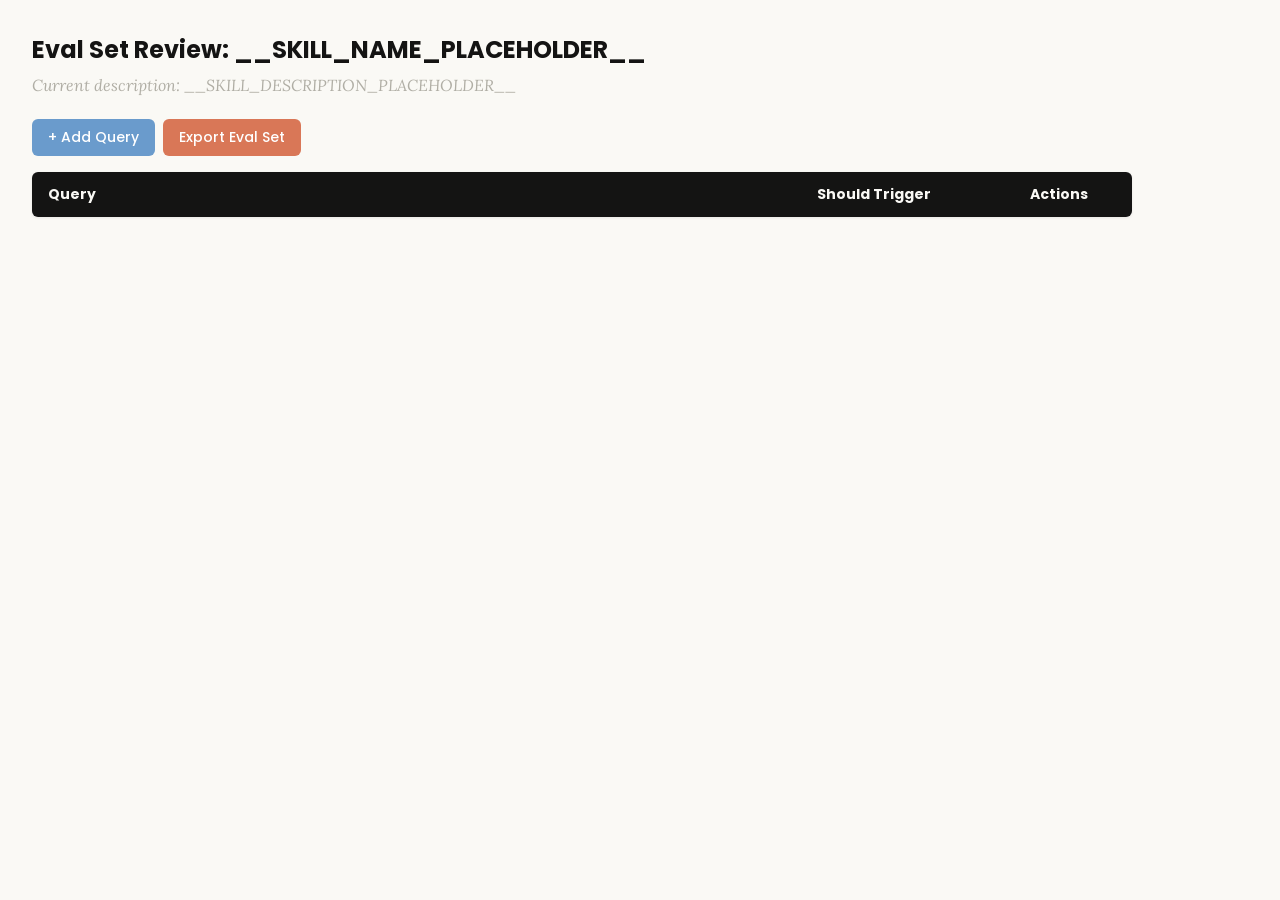
<file: .agent/skills/skill-creator/assets/eval_review.html>
<!DOCTYPE html>
<html lang="en">
<head>
  <meta charset="UTF-8">
  <meta name="viewport" content="width=device-width, initial-scale=1.0">
  <title>Eval Set Review - __SKILL_NAME_PLACEHOLDER__</title>
  <link rel="preconnect" href="https://fonts.googleapis.com">
  <link rel="preconnect" href="https://fonts.gstatic.com" crossorigin>
  <link href="https://fonts.googleapis.com/css2?family=Poppins:wght@500;600&family=Lora:wght@400;500&display=swap" rel="stylesheet">
  <style>
    * { box-sizing: border-box; margin: 0; padding: 0; }
    body { font-family: 'Lora', Georgia, serif; background: #faf9f5; padding: 2rem; color: #141413; }
    h1 { font-family: 'Poppins', sans-serif; margin-bottom: 0.5rem; font-size: 1.5rem; }
    .description { color: #b0aea5; margin-bottom: 1.5rem; font-style: italic; max-width: 900px; }
    .controls { margin-bottom: 1rem; display: flex; gap: 0.5rem; }
    .btn { font-family: 'Poppins', sans-serif; padding: 0.5rem 1rem; border: none; border-radius: 6px; cursor: pointer; font-size: 0.875rem; font-weight: 500; }
    .btn-add { background: #6a9bcc; color: white; }
    .btn-add:hover { background: #5889b8; }
    .btn-export { background: #d97757; color: white; }
    .btn-export:hover { background: #c4613f; }
    table { width: 100%; max-width: 1100px; border-collapse: collapse; background: white; border-radius: 6px; overflow: hidden; box-shadow: 0 1px 3px rgba(0,0,0,0.08); }
    th { font-family: 'Poppins', sans-serif; background: #141413; color: #faf9f5; padding: 0.75rem 1rem; text-align: left; font-size: 0.875rem; }
    td { padding: 0.75rem 1rem; border-bottom: 1px solid #e8e6dc; vertical-align: top; }
    tr:nth-child(even) td { background: #faf9f5; }
    tr:hover td { background: #f3f1ea; }
    .section-header td { background: #e8e6dc; font-family: 'Poppins', sans-serif; font-weight: 500; font-size: 0.8rem; color: #141413; text-transform: uppercase; letter-spacing: 0.05em; }
    .query-input { width: 100%; padding: 0.4rem; border: 1px solid #e8e6dc; border-radius: 4px; font-size: 0.875rem; font-family: 'Lora', Georgia, serif; resize: vertical; min-height: 60px; }
    .query-input:focus { outline: none; border-color: #d97757; box-shadow: 0 0 0 2px rgba(217,119,87,0.15); }
    .toggle { position: relative; display: inline-block; width: 44px; height: 24px; }
    .toggle input { opacity: 0; width: 0; height: 0; }
    .toggle .slider { position: absolute; inset: 0; background: #b0aea5; border-radius: 24px; cursor: pointer; transition: 0.2s; }
    .toggle .slider::before { content: ""; position: absolute; width: 18px; height: 18px; left: 3px; bottom: 3px; background: white; border-radius: 50%; transition: 0.2s; }
    .toggle input:checked + .slider { background: #d97757; }
    .toggle input:checked + .slider::before { transform: translateX(20px); }
    .btn-delete { background: #c44; color: white; padding: 0.3rem 0.6rem; border: none; border-radius: 4px; cursor: pointer; font-size: 0.75rem; font-family: 'Poppins', sans-serif; }
    .btn-delete:hover { background: #a33; }
    .summary { margin-top: 1rem; color: #b0aea5; font-size: 0.875rem; }
  </style>
</head>
<body>
  <h1>Eval Set Review: <span id="skill-name">__SKILL_NAME_PLACEHOLDER__</span></h1>
  <p class="description">Current description: <span id="skill-desc">__SKILL_DESCRIPTION_PLACEHOLDER__</span></p>

  <div class="controls">
    <button class="btn btn-add" onclick="addRow()">+ Add Query</button>
    <button class="btn btn-export" onclick="exportEvalSet()">Export Eval Set</button>
  </div>

  <table>
    <thead>
      <tr>
        <th style="width:65%">Query</th>
        <th style="width:18%">Should Trigger</th>
        <th style="width:10%">Actions</th>
      </tr>
    </thead>
    <tbody id="eval-body"></tbody>
  </table>

  <p class="summary" id="summary"></p>

  <script>
    const EVAL_DATA = __EVAL_DATA_PLACEHOLDER__;

    let evalItems = [...EVAL_DATA];

    function render() {
      const tbody = document.getElementById('eval-body');
      tbody.innerHTML = '';

      // Sort: should-trigger first, then should-not-trigger
      const sorted = evalItems
        .map((item, origIdx) => ({ ...item, origIdx }))
        .sort((a, b) => (b.should_trigger ? 1 : 0) - (a.should_trigger ? 1 : 0));

      let lastGroup = null;
      sorted.forEach(item => {
        const group = item.should_trigger ? 'trigger' : 'no-trigger';
        if (group !== lastGroup) {
          const headerRow = document.createElement('tr');
          headerRow.className = 'section-header';
          headerRow.innerHTML = `<td colspan="3">${item.should_trigger ? 'Should Trigger' : 'Should NOT Trigger'}</td>`;
          tbody.appendChild(headerRow);
          lastGroup = group;
        }

        const idx = item.origIdx;
        const tr = document.createElement('tr');
        tr.innerHTML = `
          <td><textarea class="query-input" onchange="updateQuery(${idx}, this.value)">${escapeHtml(item.query)}</textarea></td>
          <td>
            <label class="toggle">
              <input type="checkbox" ${item.should_trigger ? 'checked' : ''} onchange="updateTrigger(${idx}, this.checked)">
              <span class="slider"></span>
            </label>
            <span style="margin-left:8px;font-size:0.8rem;color:#b0aea5">${item.should_trigger ? 'Yes' : 'No'}</span>
          </td>
          <td><button class="btn-delete" onclick="deleteRow(${idx})">Delete</button></td>
        `;
        tbody.appendChild(tr);
      });
      updateSummary();
    }

    function escapeHtml(text) {
      const div = document.createElement('div');
      div.textContent = text;
      return div.innerHTML;
    }

    function updateQuery(idx, value) { evalItems[idx].query = value; updateSummary(); }
    function updateTrigger(idx, value) { evalItems[idx].should_trigger = value; render(); }
    function deleteRow(idx) { evalItems.splice(idx, 1); render(); }

    function addRow() {
      evalItems.push({ query: '', should_trigger: true });
      render();
      const inputs = document.querySelectorAll('.query-input');
      inputs[inputs.length - 1].focus();
    }

    function updateSummary() {
      const trigger = evalItems.filter(i => i.should_trigger).length;
      const noTrigger = evalItems.filter(i => !i.should_trigger).length;
      document.getElementById('summary').textContent =
        `${evalItems.length} queries total: ${trigger} should trigger, ${noTrigger} should not trigger`;
    }

    function exportEvalSet() {
      const valid = evalItems.filter(i => i.query.trim() !== '');
      const data = valid.map(i => ({ query: i.query.trim(), should_trigger: i.should_trigger }));
      const blob = new Blob([JSON.stringify(data, null, 2)], { type: 'application/json' });
      const url = URL.createObjectURL(blob);
      const a = document.createElement('a');
      a.href = url;
      a.download = 'eval_set.json';
      document.body.appendChild(a);
      a.click();
      document.body.removeChild(a);
      URL.revokeObjectURL(url);
    }

    render();
  </script>
</body>
</html>
</file>
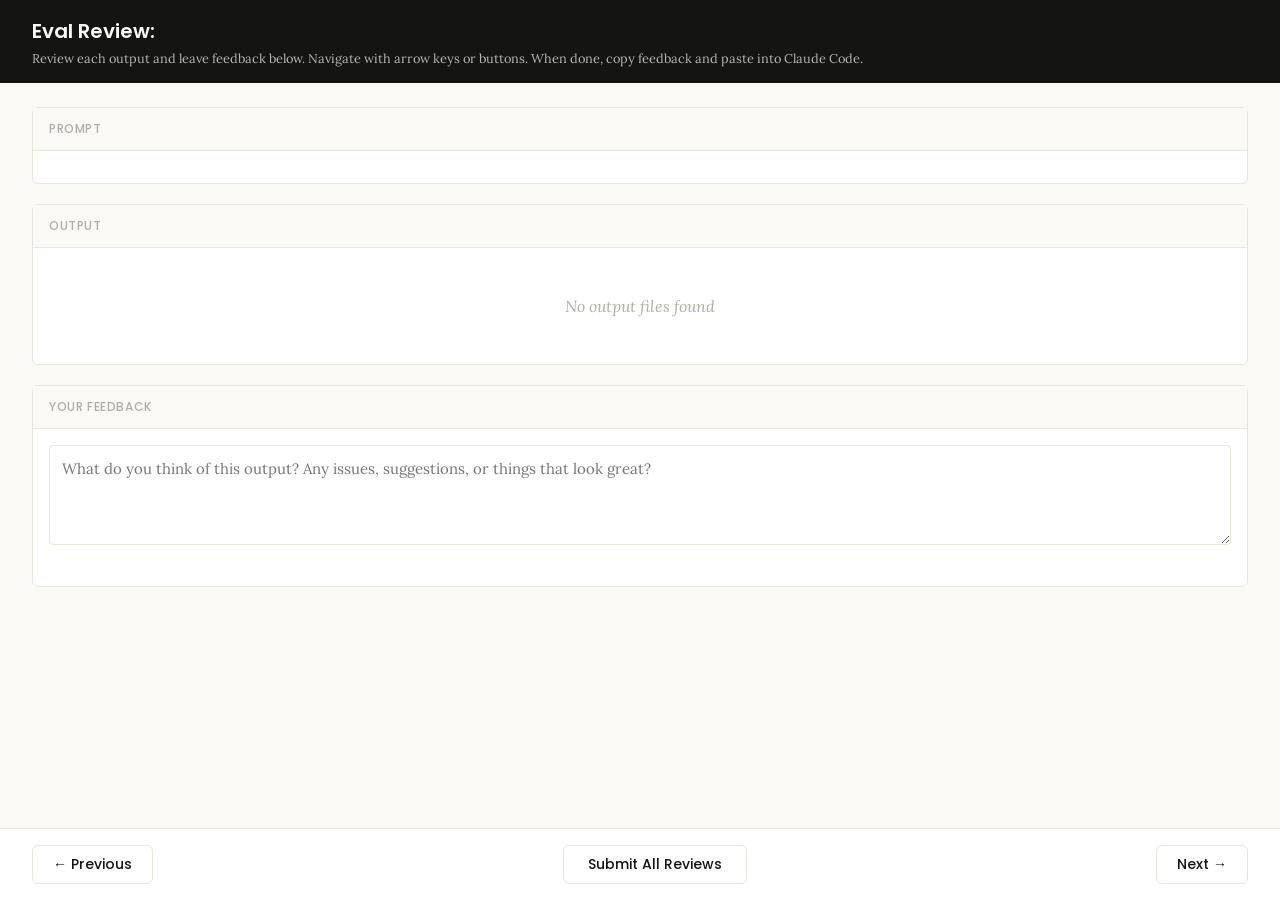
<file: .agent/skills/skill-creator/eval-viewer/viewer.html>
<!DOCTYPE html>
<html lang="en">
<head>
  <meta charset="UTF-8">
  <meta name="viewport" content="width=device-width, initial-scale=1.0">
  <title>Eval Review</title>
  <link rel="preconnect" href="https://fonts.googleapis.com">
  <link rel="preconnect" href="https://fonts.gstatic.com" crossorigin>
  <link href="https://fonts.googleapis.com/css2?family=Poppins:wght@500;600&family=Lora:wght@400;500&display=swap" rel="stylesheet">
  <script src="https://cdn.sheetjs.com/xlsx-0.20.3/package/dist/xlsx.full.min.js" integrity="sha384-EnyY0/GSHQGSxSgMwaIPzSESbqoOLSexfnSMN2AP+39Ckmn92stwABZynq1JyzdT" crossorigin="anonymous"></script>
  <style>
    :root {
      --bg: #faf9f5;
      --surface: #ffffff;
      --border: #e8e6dc;
      --text: #141413;
      --text-muted: #b0aea5;
      --accent: #d97757;
      --accent-hover: #c4613f;
      --green: #788c5d;
      --green-bg: #eef2e8;
      --red: #c44;
      --red-bg: #fceaea;
      --header-bg: #141413;
      --header-text: #faf9f5;
      --radius: 6px;
    }

    * { box-sizing: border-box; margin: 0; padding: 0; }

    body {
      font-family: 'Lora', Georgia, serif;
      background: var(--bg);
      color: var(--text);
      height: 100vh;
      display: flex;
      flex-direction: column;
    }

    /* ---- Header ---- */
    .header {
      background: var(--header-bg);
      color: var(--header-text);
      padding: 1rem 2rem;
      display: flex;
      justify-content: space-between;
      align-items: center;
      flex-shrink: 0;
    }
    .header h1 {
      font-family: 'Poppins', sans-serif;
      font-size: 1.25rem;
      font-weight: 600;
    }
    .header .instructions {
      font-size: 0.8rem;
      opacity: 0.7;
      margin-top: 0.25rem;
    }
    .header .progress {
      font-size: 0.875rem;
      opacity: 0.8;
      text-align: right;
    }

    /* ---- Main content ---- */
    .main {
      flex: 1;
      overflow-y: auto;
      padding: 1.5rem 2rem;
      display: flex;
      flex-direction: column;
      gap: 1.25rem;
    }

    /* ---- Sections ---- */
    .section {
      background: var(--surface);
      border: 1px solid var(--border);
      border-radius: var(--radius);
      flex-shrink: 0;
    }
    .section-header {
      font-family: 'Poppins', sans-serif;
      padding: 0.75rem 1rem;
      font-size: 0.75rem;
      font-weight: 500;
      text-transform: uppercase;
      letter-spacing: 0.05em;
      color: var(--text-muted);
      border-bottom: 1px solid var(--border);
      background: var(--bg);
    }
    .section-body {
      padding: 1rem;
    }

    /* ---- Config badge ---- */
    .config-badge {
      display: inline-block;
      padding: 0.2rem 0.625rem;
      border-radius: 9999px;
      font-family: 'Poppins', sans-serif;
      font-size: 0.6875rem;
      font-weight: 600;
      text-transform: uppercase;
      letter-spacing: 0.03em;
      margin-left: 0.75rem;
      vertical-align: middle;
    }
    .config-badge.config-primary {
      background: rgba(33, 150, 243, 0.12);
      color: #1976d2;
    }
    .config-badge.config-baseline {
      background: rgba(255, 193, 7, 0.15);
      color: #f57f17;
    }

    /* ---- Prompt ---- */
    .prompt-text {
      white-space: pre-wrap;
      font-size: 0.9375rem;
      line-height: 1.6;
    }

    /* ---- Outputs ---- */
    .output-file {
      border: 1px solid var(--border);
      border-radius: var(--radius);
      overflow: hidden;
    }
    .output-file + .output-file {
      margin-top: 1rem;
    }
    .output-file-header {
      padding: 0.5rem 0.75rem;
      font-size: 0.8rem;
      font-weight: 600;
      color: var(--text-muted);
      background: var(--bg);
      border-bottom: 1px solid var(--border);
      font-family: 'SF Mono', SFMono-Regular, Consolas, 'Liberation Mono', Menlo, monospace;
      display: flex;
      justify-content: space-between;
      align-items: center;
    }
    .output-file-header .dl-btn {
      font-size: 0.7rem;
      color: var(--accent);
      text-decoration: none;
      cursor: pointer;
      font-family: -apple-system, BlinkMacSystemFont, 'Segoe UI', sans-serif;
      font-weight: 500;
      opacity: 0.8;
    }
    .output-file-header .dl-btn:hover {
      opacity: 1;
      text-decoration: underline;
    }
    .output-file-content {
      padding: 0.75rem;
      overflow-x: auto;
    }
    .output-file-content pre {
      font-size: 0.8125rem;
      line-height: 1.5;
      white-space: pre-wrap;
      word-break: break-word;
      font-family: 'SF Mono', SFMono-Regular, Consolas, 'Liberation Mono', Menlo, monospace;
    }
    .output-file-content img {
      max-width: 100%;
      height: auto;
      border-radius: 4px;
    }
    .output-file-content iframe {
      width: 100%;
      height: 600px;
      border: none;
    }
    .output-file-content table {
      border-collapse: collapse;
      font-size: 0.8125rem;
      width: 100%;
    }
    .output-file-content table td,
    .output-file-content table th {
      border: 1px solid var(--border);
      padding: 0.375rem 0.5rem;
      text-align: left;
    }
    .output-file-content table th {
      background: var(--bg);
      font-weight: 600;
    }
    .output-file-content .download-link {
      display: inline-flex;
      align-items: center;
      gap: 0.5rem;
      padding: 0.5rem 1rem;
      background: var(--bg);
      border: 1px solid var(--border);
      border-radius: 4px;
      color: var(--accent);
      text-decoration: none;
      font-size: 0.875rem;
      cursor: pointer;
    }
    .output-file-content .download-link:hover {
      background: var(--border);
    }
    .empty-state {
      color: var(--text-muted);
      font-style: italic;
      padding: 2rem;
      text-align: center;
    }

    /* ---- Feedback ---- */
    .prev-feedback {
      background: var(--bg);
      border: 1px solid var(--border);
      border-radius: 4px;
      padding: 0.625rem 0.75rem;
      margin-top: 0.75rem;
      font-size: 0.8125rem;
      color: var(--text-muted);
      line-height: 1.5;
    }
    .prev-feedback-label {
      font-size: 0.7rem;
      font-weight: 600;
      text-transform: uppercase;
      letter-spacing: 0.04em;
      margin-bottom: 0.25rem;
      color: var(--text-muted);
    }
    .feedback-textarea {
      width: 100%;
      min-height: 100px;
      padding: 0.75rem;
      border: 1px solid var(--border);
      border-radius: 4px;
      font-family: inherit;
      font-size: 0.9375rem;
      line-height: 1.5;
      resize: vertical;
      color: var(--text);
    }
    .feedback-textarea:focus {
      outline: none;
      border-color: var(--accent);
      box-shadow: 0 0 0 3px rgba(37, 99, 235, 0.1);
    }
    .feedback-status {
      font-size: 0.75rem;
      color: var(--text-muted);
      margin-top: 0.5rem;
      min-height: 1.1em;
    }

    /* ---- Grades (collapsible) ---- */
    .grades-toggle {
      display: flex;
      align-items: center;
      cursor: pointer;
      user-select: none;
    }
    .grades-toggle:hover {
      color: var(--accent);
    }
    .grades-toggle .arrow {
      margin-right: 0.5rem;
      transition: transform 0.15s;
      font-size: 0.75rem;
    }
    .grades-toggle .arrow.open {
      transform: rotate(90deg);
    }
    .grades-content {
      display: none;
      margin-top: 0.75rem;
    }
    .grades-content.open {
      display: block;
    }
    .grades-summary {
      font-size: 0.875rem;
      margin-bottom: 0.75rem;
      display: flex;
      align-items: center;
      gap: 0.5rem;
    }
    .grade-badge {
      display: inline-block;
      padding: 0.125rem 0.5rem;
      border-radius: 9999px;
      font-size: 0.75rem;
      font-weight: 600;
    }
    .grade-pass { background: var(--green-bg); color: var(--green); }
    .grade-fail { background: var(--red-bg); color: var(--red); }
    .assertion-list {
      list-style: none;
    }
    .assertion-item {
      padding: 0.625rem 0;
      border-bottom: 1px solid var(--border);
      font-size: 0.8125rem;
    }
    .assertion-item:last-child { border-bottom: none; }
    .assertion-status {
      font-weight: 600;
      margin-right: 0.5rem;
    }
    .assertion-status.pass { color: var(--green); }
    .assertion-status.fail { color: var(--red); }
    .assertion-evidence {
      color: var(--text-muted);
      font-size: 0.75rem;
      margin-top: 0.25rem;
      padding-left: 1.5rem;
    }

    /* ---- View tabs ---- */
    .view-tabs {
      display: flex;
      gap: 0;
      padding: 0 2rem;
      background: var(--bg);
      border-bottom: 1px solid var(--border);
      flex-shrink: 0;
    }
    .view-tab {
      font-family: 'Poppins', sans-serif;
      padding: 0.625rem 1.25rem;
      font-size: 0.8125rem;
      font-weight: 500;
      cursor: pointer;
      border: none;
      background: none;
      color: var(--text-muted);
      border-bottom: 2px solid transparent;
      transition: all 0.15s;
    }
    .view-tab:hover { color: var(--text); }
    .view-tab.active {
      color: var(--accent);
      border-bottom-color: var(--accent);
    }
    .view-panel { display: none; }
    .view-panel.active { display: flex; flex-direction: column; flex: 1; overflow: hidden; }

    /* ---- Benchmark view ---- */
    .benchmark-view {
      padding: 1.5rem 2rem;
      overflow-y: auto;
      flex: 1;
    }
    .benchmark-table {
      border-collapse: collapse;
      background: var(--surface);
      border: 1px solid var(--border);
      border-radius: var(--radius);
      font-size: 0.8125rem;
      width: 100%;
      margin-bottom: 1.5rem;
    }
    .benchmark-table th, .benchmark-table td {
      padding: 0.625rem 0.75rem;
      text-align: left;
      border: 1px solid var(--border);
    }
    .benchmark-table th {
      font-family: 'Poppins', sans-serif;
      background: var(--header-bg);
      color: var(--header-text);
      font-weight: 500;
      font-size: 0.75rem;
      text-transform: uppercase;
      letter-spacing: 0.04em;
    }
    .benchmark-table tr:hover { background: var(--bg); }
    .benchmark-table tr.benchmark-row-with { background: rgba(33, 150, 243, 0.06); }
    .benchmark-table tr.benchmark-row-without { background: rgba(255, 193, 7, 0.06); }
    .benchmark-table tr.benchmark-row-with:hover { background: rgba(33, 150, 243, 0.12); }
    .benchmark-table tr.benchmark-row-without:hover { background: rgba(255, 193, 7, 0.12); }
    .benchmark-table tr.benchmark-row-avg { font-weight: 600; border-top: 2px solid var(--border); }
    .benchmark-table tr.benchmark-row-avg.benchmark-row-with { background: rgba(33, 150, 243, 0.12); }
    .benchmark-table tr.benchmark-row-avg.benchmark-row-without { background: rgba(255, 193, 7, 0.12); }
    .benchmark-delta-positive { color: var(--green); font-weight: 600; }
    .benchmark-delta-negative { color: var(--red); font-weight: 600; }
    .benchmark-notes {
      background: var(--surface);
      border: 1px solid var(--border);
      border-radius: var(--radius);
      padding: 1rem;
    }
    .benchmark-notes h3 {
      font-family: 'Poppins', sans-serif;
      font-size: 0.875rem;
      margin-bottom: 0.75rem;
    }
    .benchmark-notes ul {
      list-style: disc;
      padding-left: 1.25rem;
    }
    .benchmark-notes li {
      font-size: 0.8125rem;
      line-height: 1.6;
      margin-bottom: 0.375rem;
    }
    .benchmark-empty {
      color: var(--text-muted);
      font-style: italic;
      text-align: center;
      padding: 3rem;
    }

    /* ---- Navigation ---- */
    .nav {
      display: flex;
      justify-content: space-between;
      align-items: center;
      padding: 1rem 2rem;
      border-top: 1px solid var(--border);
      background: var(--surface);
      flex-shrink: 0;
    }
    .nav-btn {
      font-family: 'Poppins', sans-serif;
      padding: 0.5rem 1.25rem;
      border: 1px solid var(--border);
      border-radius: var(--radius);
      background: var(--surface);
      cursor: pointer;
      font-size: 0.875rem;
      font-weight: 500;
      color: var(--text);
      transition: all 0.15s;
    }
    .nav-btn:hover:not(:disabled) {
      background: var(--bg);
      border-color: var(--text-muted);
    }
    .nav-btn:disabled {
      opacity: 0.4;
      cursor: not-allowed;
    }
    .done-btn {
      font-family: 'Poppins', sans-serif;
      padding: 0.5rem 1.5rem;
      border: 1px solid var(--border);
      border-radius: var(--radius);
      background: var(--surface);
      color: var(--text);
      cursor: pointer;
      font-size: 0.875rem;
      font-weight: 500;
      transition: all 0.15s;
    }
    .done-btn:hover {
      background: var(--bg);
      border-color: var(--text-muted);
    }
    .done-btn.ready {
      border: none;
      background: var(--accent);
      color: white;
      font-weight: 600;
    }
    .done-btn.ready:hover {
      background: var(--accent-hover);
    }
    /* ---- Done overlay ---- */
    .done-overlay {
      display: none;
      position: fixed;
      inset: 0;
      background: rgba(0, 0, 0, 0.5);
      z-index: 100;
      justify-content: center;
      align-items: center;
    }
    .done-overlay.visible {
      display: flex;
    }
    .done-card {
      background: var(--surface);
      border-radius: 12px;
      padding: 2rem 3rem;
      text-align: center;
      box-shadow: 0 20px 60px rgba(0, 0, 0, 0.3);
      max-width: 500px;
    }
    .done-card h2 {
      font-size: 1.5rem;
      margin-bottom: 0.5rem;
    }
    .done-card p {
      color: var(--text-muted);
      margin-bottom: 1.5rem;
      line-height: 1.5;
    }
    .done-card .btn-row {
      display: flex;
      gap: 0.5rem;
      justify-content: center;
    }
    .done-card button {
      padding: 0.5rem 1.25rem;
      border: 1px solid var(--border);
      border-radius: var(--radius);
      background: var(--surface);
      cursor: pointer;
      font-size: 0.875rem;
    }
    .done-card button:hover {
      background: var(--bg);
    }
    /* ---- Toast ---- */
    .toast {
      position: fixed;
      bottom: 5rem;
      left: 50%;
      transform: translateX(-50%);
      background: var(--header-bg);
      color: var(--header-text);
      padding: 0.625rem 1.25rem;
      border-radius: var(--radius);
      font-size: 0.875rem;
      opacity: 0;
      transition: opacity 0.3s;
      pointer-events: none;
      z-index: 200;
    }
    .toast.visible {
      opacity: 1;
    }
  </style>
</head>
<body>
  <div id="app" style="height:100vh; display:flex; flex-direction:column;">
    <div class="header">
      <div>
        <h1>Eval Review: <span id="skill-name"></span></h1>
        <div class="instructions">Review each output and leave feedback below. Navigate with arrow keys or buttons. When done, copy feedback and paste into Claude Code.</div>
      </div>
      <div class="progress" id="progress"></div>
    </div>

    <!-- View tabs (only shown when benchmark data exists) -->
    <div class="view-tabs" id="view-tabs" style="display:none;">
      <button class="view-tab active" onclick="switchView('outputs')">Outputs</button>
      <button class="view-tab" onclick="switchView('benchmark')">Benchmark</button>
    </div>

    <!-- Outputs panel (qualitative review) -->
    <div class="view-panel active" id="panel-outputs">
    <div class="main">
      <!-- Prompt -->
      <div class="section">
        <div class="section-header">Prompt <span class="config-badge" id="config-badge" style="display:none;"></span></div>
        <div class="section-body">
          <div class="prompt-text" id="prompt-text"></div>
        </div>
      </div>

      <!-- Outputs -->
      <div class="section">
        <div class="section-header">Output</div>
        <div class="section-body" id="outputs-body">
          <div class="empty-state">No output files found</div>
        </div>
      </div>

      <!-- Previous Output (collapsible) -->
      <div class="section" id="prev-outputs-section" style="display:none;">
        <div class="section-header">
          <div class="grades-toggle" onclick="togglePrevOutputs()">
            <span class="arrow" id="prev-outputs-arrow">&#9654;</span>
            Previous Output
          </div>
        </div>
        <div class="grades-content" id="prev-outputs-content"></div>
      </div>

      <!-- Grades (collapsible) -->
      <div class="section" id="grades-section" style="display:none;">
        <div class="section-header">
          <div class="grades-toggle" onclick="toggleGrades()">
            <span class="arrow" id="grades-arrow">&#9654;</span>
            Formal Grades
          </div>
        </div>
        <div class="grades-content" id="grades-content"></div>
      </div>

      <!-- Feedback -->
      <div class="section">
        <div class="section-header">Your Feedback</div>
        <div class="section-body">
          <textarea
            class="feedback-textarea"
            id="feedback"
            placeholder="What do you think of this output? Any issues, suggestions, or things that look great?"
          ></textarea>
          <div class="feedback-status" id="feedback-status"></div>
          <div class="prev-feedback" id="prev-feedback" style="display:none;">
            <div class="prev-feedback-label">Previous feedback</div>
            <div id="prev-feedback-text"></div>
          </div>
        </div>
      </div>
    </div>

    <div class="nav" id="outputs-nav">
      <button class="nav-btn" id="prev-btn" onclick="navigate(-1)">&#8592; Previous</button>
      <button class="done-btn" id="done-btn" onclick="showDoneDialog()">Submit All Reviews</button>
      <button class="nav-btn" id="next-btn" onclick="navigate(1)">Next &#8594;</button>
    </div>
    </div><!-- end panel-outputs -->

    <!-- Benchmark panel (quantitative stats) -->
    <div class="view-panel" id="panel-benchmark">
      <div class="benchmark-view" id="benchmark-content">
        <div class="benchmark-empty">No benchmark data available. Run a benchmark to see quantitative results here.</div>
      </div>
    </div>
  </div>

  <!-- Done overlay -->
  <div class="done-overlay" id="done-overlay">
    <div class="done-card">
      <h2>Review Complete</h2>
      <p>Your feedback has been saved. Go back to your Claude Code session and tell Claude you're done reviewing.</p>
      <div class="btn-row">
        <button onclick="closeDoneDialog()">OK</button>
      </div>
    </div>
  </div>

  <!-- Toast -->
  <div class="toast" id="toast"></div>

  <script>
    // ---- Embedded data (injected by generate_review.py) ----
    /*__EMBEDDED_DATA__*/

    // ---- State ----
    let feedbackMap = {};  // run_id -> feedback text
    let currentIndex = 0;
    let visitedRuns = new Set();

    // ---- Init ----
    async function init() {
      // Load saved feedback from server — but only if this isn't a fresh
      // iteration (indicated by previous_feedback being present). When
      // previous feedback exists, the feedback.json on disk is stale from
      // the prior iteration and should not pre-fill the textareas.
      const hasPrevious = Object.keys(EMBEDDED_DATA.previous_feedback || {}).length > 0
        || Object.keys(EMBEDDED_DATA.previous_outputs || {}).length > 0;
      if (!hasPrevious) {
        try {
          const resp = await fetch("/api/feedback");
          const data = await resp.json();
          if (data.reviews) {
            for (const r of data.reviews) feedbackMap[r.run_id] = r.feedback;
          }
        } catch { /* first run, no feedback yet */ }
      }

      document.getElementById("skill-name").textContent = EMBEDDED_DATA.skill_name;
      showRun(0);

      // Wire up feedback auto-save
      const textarea = document.getElementById("feedback");
      let saveTimeout = null;
      textarea.addEventListener("input", () => {
        clearTimeout(saveTimeout);
        document.getElementById("feedback-status").textContent = "";
        saveTimeout = setTimeout(() => saveCurrentFeedback(), 800);
      });
    }

    // ---- Navigation ----
    function navigate(delta) {
      const newIndex = currentIndex + delta;
      if (newIndex >= 0 && newIndex < EMBEDDED_DATA.runs.length) {
        saveCurrentFeedback();
        showRun(newIndex);
      }
    }

    function updateNavButtons() {
      document.getElementById("prev-btn").disabled = currentIndex === 0;
      document.getElementById("next-btn").disabled =
        currentIndex === EMBEDDED_DATA.runs.length - 1;
    }

    // ---- Show a run ----
    function showRun(index) {
      currentIndex = index;
      const run = EMBEDDED_DATA.runs[index];

      // Progress
      document.getElementById("progress").textContent =
        `${index + 1} of ${EMBEDDED_DATA.runs.length}`;

      // Prompt
      document.getElementById("prompt-text").textContent = run.prompt;

      // Config badge
      const badge = document.getElementById("config-badge");
      const configMatch = run.id.match(/(with_skill|without_skill|new_skill|old_skill)/);
      if (configMatch) {
        const config = configMatch[1];
        const isBaseline = config === "without_skill" || config === "old_skill";
        badge.textContent = config.replace(/_/g, " ");
        badge.className = "config-badge " + (isBaseline ? "config-baseline" : "config-primary");
        badge.style.display = "inline-block";
      } else {
        badge.style.display = "none";
      }

      // Outputs
      renderOutputs(run);

      // Previous outputs
      renderPrevOutputs(run);

      // Grades
      renderGrades(run);

      // Previous feedback
      const prevFb = (EMBEDDED_DATA.previous_feedback || {})[run.id];
      const prevEl = document.getElementById("prev-feedback");
      if (prevFb) {
        document.getElementById("prev-feedback-text").textContent = prevFb;
        prevEl.style.display = "block";
      } else {
        prevEl.style.display = "none";
      }

      // Feedback
      document.getElementById("feedback").value = feedbackMap[run.id] || "";
      document.getElementById("feedback-status").textContent = "";

      updateNavButtons();

      // Track visited runs and promote done button when all visited
      visitedRuns.add(index);
      const doneBtn = document.getElementById("done-btn");
      if (visitedRuns.size >= EMBEDDED_DATA.runs.length) {
        doneBtn.classList.add("ready");
      }

      // Scroll main content to top
      document.querySelector(".main").scrollTop = 0;
    }

    // ---- Render outputs ----
    function renderOutputs(run) {
      const container = document.getElementById("outputs-body");
      container.innerHTML = "";

      const outputs = run.outputs || [];
      if (outputs.length === 0) {
        container.innerHTML = '<div class="empty-state">No output files</div>';
        return;
      }

      for (const file of outputs) {
        const fileDiv = document.createElement("div");
        fileDiv.className = "output-file";

        // Always show file header with download link
        const header = document.createElement("div");
        header.className = "output-file-header";
        const nameSpan = document.createElement("span");
        nameSpan.textContent = file.name;
        header.appendChild(nameSpan);
        const dlBtn = document.createElement("a");
        dlBtn.className = "dl-btn";
        dlBtn.textContent = "Download";
        dlBtn.download = file.name;
        dlBtn.href = getDownloadUri(file);
        header.appendChild(dlBtn);
        fileDiv.appendChild(header);

        const content = document.createElement("div");
        content.className = "output-file-content";

        if (file.type === "text") {
          const pre = document.createElement("pre");
          pre.textContent = file.content;
          content.appendChild(pre);
        } else if (file.type === "image") {
          const img = document.createElement("img");
          img.src = file.data_uri;
          img.alt = file.name;
          content.appendChild(img);
        } else if (file.type === "pdf") {
          const iframe = document.createElement("iframe");
          iframe.src = file.data_uri;
          content.appendChild(iframe);
        } else if (file.type === "xlsx") {
          renderXlsx(content, file.data_b64);
        } else if (file.type === "binary") {
          const a = document.createElement("a");
          a.className = "download-link";
          a.href = file.data_uri;
          a.download = file.name;
          a.textContent = "Download " + file.name;
          content.appendChild(a);
        } else if (file.type === "error") {
          const pre = document.createElement("pre");
          pre.textContent = file.content;
          pre.style.color = "var(--red)";
          content.appendChild(pre);
        }

        fileDiv.appendChild(content);
        container.appendChild(fileDiv);
      }
    }

    // ---- XLSX rendering via SheetJS ----
    function renderXlsx(container, b64Data) {
      try {
        const raw = Uint8Array.from(atob(b64Data), c => c.charCodeAt(0));
        const wb = XLSX.read(raw, { type: "array" });

        for (let i = 0; i < wb.SheetNames.length; i++) {
          const sheetName = wb.SheetNames[i];
          const ws = wb.Sheets[sheetName];

          if (wb.SheetNames.length > 1) {
            const sheetLabel = document.createElement("div");
            sheetLabel.style.cssText =
              "font-weight:600; font-size:0.8rem; color:#b0aea5; margin-top:0.5rem; margin-bottom:0.25rem;";
            sheetLabel.textContent = "Sheet: " + sheetName;
            container.appendChild(sheetLabel);
          }

          const htmlStr = XLSX.utils.sheet_to_html(ws, { editable: false });
          const wrapper = document.createElement("div");
          wrapper.innerHTML = htmlStr;
          container.appendChild(wrapper);
        }
      } catch (err) {
        container.textContent = "Error rendering spreadsheet: " + err.message;
      }
    }

    // ---- Grades ----
    function renderGrades(run) {
      const section = document.getElementById("grades-section");
      const content = document.getElementById("grades-content");

      if (!run.grading) {
        section.style.display = "none";
        return;
      }

      const grading = run.grading;
      section.style.display = "block";
      // Reset to collapsed
      content.classList.remove("open");
      document.getElementById("grades-arrow").classList.remove("open");

      const summary = grading.summary || {};
      const expectations = grading.expectations || [];

      let html = '<div style="padding: 1rem;">';

      // Summary line
      const passRate = summary.pass_rate != null
        ? Math.round(summary.pass_rate * 100) + "%"
        : "?";
      const badgeClass = summary.pass_rate >= 0.8 ? "grade-pass" : summary.pass_rate >= 0.5 ? "" : "grade-fail";
      html += '<div class="grades-summary">';
      html += '<span class="grade-badge ' + badgeClass + '">' + passRate + '</span>';
      html += '<span>' + (summary.passed || 0) + ' passed, ' + (summary.failed || 0) + ' failed of ' + (summary.total || 0) + '</span>';
      html += '</div>';

      // Assertions list
      html += '<ul class="assertion-list">';
      for (const exp of expectations) {
        const statusClass = exp.passed ? "pass" : "fail";
        const statusIcon = exp.passed ? "\u2713" : "\u2717";
        html += '<li class="assertion-item">';
        html += '<span class="assertion-status ' + statusClass + '">' + statusIcon + '</span>';
        html += '<span>' + escapeHtml(exp.text) + '</span>';
        if (exp.evidence) {
          html += '<div class="assertion-evidence">' + escapeHtml(exp.evidence) + '</div>';
        }
        html += '</li>';
      }
      html += '</ul>';

      html += '</div>';
      content.innerHTML = html;
    }

    function toggleGrades() {
      const content = document.getElementById("grades-content");
      const arrow = document.getElementById("grades-arrow");
      content.classList.toggle("open");
      arrow.classList.toggle("open");
    }

    // ---- Previous outputs (collapsible) ----
    function renderPrevOutputs(run) {
      const section = document.getElementById("prev-outputs-section");
      const content = document.getElementById("prev-outputs-content");
      const prevOutputs = (EMBEDDED_DATA.previous_outputs || {})[run.id];

      if (!prevOutputs || prevOutputs.length === 0) {
        section.style.display = "none";
        return;
      }

      section.style.display = "block";
      // Reset to collapsed
      content.classList.remove("open");
      document.getElementById("prev-outputs-arrow").classList.remove("open");

      // Render the files into the content area
      content.innerHTML = "";
      const wrapper = document.createElement("div");
      wrapper.style.padding = "1rem";

      for (const file of prevOutputs) {
        const fileDiv = document.createElement("div");
        fileDiv.className = "output-file";

        const header = document.createElement("div");
        header.className = "output-file-header";
        const nameSpan = document.createElement("span");
        nameSpan.textContent = file.name;
        header.appendChild(nameSpan);
        const dlBtn = document.createElement("a");
        dlBtn.className = "dl-btn";
        dlBtn.textContent = "Download";
        dlBtn.download = file.name;
        dlBtn.href = getDownloadUri(file);
        header.appendChild(dlBtn);
        fileDiv.appendChild(header);

        const fc = document.createElement("div");
        fc.className = "output-file-content";

        if (file.type === "text") {
          const pre = document.createElement("pre");
          pre.textContent = file.content;
          fc.appendChild(pre);
        } else if (file.type === "image") {
          const img = document.createElement("img");
          img.src = file.data_uri;
          img.alt = file.name;
          fc.appendChild(img);
        } else if (file.type === "pdf") {
          const iframe = document.createElement("iframe");
          iframe.src = file.data_uri;
          fc.appendChild(iframe);
        } else if (file.type === "xlsx") {
          renderXlsx(fc, file.data_b64);
        } else if (file.type === "binary") {
          const a = document.createElement("a");
          a.className = "download-link";
          a.href = file.data_uri;
          a.download = file.name;
          a.textContent = "Download " + file.name;
          fc.appendChild(a);
        }

        fileDiv.appendChild(fc);
        wrapper.appendChild(fileDiv);
      }

      content.appendChild(wrapper);
    }

    function togglePrevOutputs() {
      const content = document.getElementById("prev-outputs-content");
      const arrow = document.getElementById("prev-outputs-arrow");
      content.classList.toggle("open");
      arrow.classList.toggle("open");
    }

    // ---- Feedback (saved to server -> feedback.json) ----
    function saveCurrentFeedback() {
      const run = EMBEDDED_DATA.runs[currentIndex];
      const text = document.getElementById("feedback").value;

      if (text.trim() === "") {
        delete feedbackMap[run.id];
      } else {
        feedbackMap[run.id] = text;
      }

      // Build reviews array from map
      const reviews = [];
      for (const [run_id, feedback] of Object.entries(feedbackMap)) {
        if (feedback.trim()) {
          reviews.push({ run_id, feedback, timestamp: new Date().toISOString() });
        }
      }

      fetch("/api/feedback", {
        method: "POST",
        headers: { "Content-Type": "application/json" },
        body: JSON.stringify({ reviews, status: "in_progress" }),
      }).then(() => {
        document.getElementById("feedback-status").textContent = "Saved";
      }).catch(() => {
        // Static mode or server unavailable — no-op on auto-save,
        // feedback will be downloaded on final submit
        document.getElementById("feedback-status").textContent = "Will download on submit";
      });
    }

    // ---- Done ----
    function showDoneDialog() {
      // Save current textarea to feedbackMap (but don't POST yet)
      const run = EMBEDDED_DATA.runs[currentIndex];
      const text = document.getElementById("feedback").value;
      if (text.trim() === "") {
        delete feedbackMap[run.id];
      } else {
        feedbackMap[run.id] = text;
      }

      // POST once with status: complete — include ALL runs so the model
      // can distinguish "no feedback" (looks good) from "not reviewed"
      const reviews = [];
      const ts = new Date().toISOString();
      for (const r of EMBEDDED_DATA.runs) {
        reviews.push({ run_id: r.id, feedback: feedbackMap[r.id] || "", timestamp: ts });
      }
      const payload = JSON.stringify({ reviews, status: "complete" }, null, 2);
      fetch("/api/feedback", {
        method: "POST",
        headers: { "Content-Type": "application/json" },
        body: payload,
      }).then(() => {
        document.getElementById("done-overlay").classList.add("visible");
      }).catch(() => {
        // Server not available (static mode) — download as file
        const blob = new Blob([payload], { type: "application/json" });
        const url = URL.createObjectURL(blob);
        const a = document.createElement("a");
        a.href = url;
        a.download = "feedback.json";
        a.click();
        URL.revokeObjectURL(url);
        document.getElementById("done-overlay").classList.add("visible");
      });
    }

    function closeDoneDialog() {
      // Reset status back to in_progress
      saveCurrentFeedback();
      document.getElementById("done-overlay").classList.remove("visible");
    }

    // ---- Toast ----
    function showToast(message) {
      const toast = document.getElementById("toast");
      toast.textContent = message;
      toast.classList.add("visible");
      setTimeout(() => toast.classList.remove("visible"), 2000);
    }

    // ---- Keyboard nav ----
    document.addEventListener("keydown", (e) => {
      // Don't capture when typing in textarea
      if (e.target.tagName === "TEXTAREA") return;

      if (e.key === "ArrowLeft" || e.key === "ArrowUp") {
        e.preventDefault();
        navigate(-1);
      } else if (e.key === "ArrowRight" || e.key === "ArrowDown") {
        e.preventDefault();
        navigate(1);
      }
    });

    // ---- Util ----
    function getDownloadUri(file) {
      if (file.data_uri) return file.data_uri;
      if (file.data_b64) return "data:application/octet-stream;base64," + file.data_b64;
      if (file.type === "text") return "data:text/plain;charset=utf-8," + encodeURIComponent(file.content);
      return "#";
    }

    function escapeHtml(text) {
      const div = document.createElement("div");
      div.textContent = text;
      return div.innerHTML;
    }

    // ---- View switching ----
    function switchView(view) {
      document.querySelectorAll(".view-tab").forEach(t => t.classList.remove("active"));
      document.querySelectorAll(".view-panel").forEach(p => p.classList.remove("active"));
      document.querySelector(`[onclick="switchView('${view}')"]`).classList.add("active");
      document.getElementById("panel-" + view).classList.add("active");
    }

    // ---- Benchmark rendering ----
    function renderBenchmark() {
      const data = EMBEDDED_DATA.benchmark;
      if (!data) return;

      // Show the tabs
      document.getElementById("view-tabs").style.display = "flex";

      const container = document.getElementById("benchmark-content");
      const summary = data.run_summary || {};
      const metadata = data.metadata || {};
      const notes = data.notes || [];

      let html = "";

      // Header
      html += "<h2 style='font-family: Poppins, sans-serif; margin-bottom: 0.5rem;'>Benchmark Results</h2>";
      html += "<p style='color: var(--text-muted); font-size: 0.875rem; margin-bottom: 1.25rem;'>";
      if (metadata.skill_name) html += "<strong>" + escapeHtml(metadata.skill_name) + "</strong> &mdash; ";
      if (metadata.timestamp) html += metadata.timestamp + " &mdash; ";
      if (metadata.evals_run) html += "Evals: " + metadata.evals_run.join(", ") + " &mdash; ";
      html += (metadata.runs_per_configuration || "?") + " runs per configuration";
      html += "</p>";

      // Summary table
      html += '<table class="benchmark-table">';

      function fmtStat(stat, pct) {
        if (!stat) return "—";
        const suffix = pct ? "%" : "";
        const m = pct ? (stat.mean * 100).toFixed(0) : stat.mean.toFixed(1);
        const s = pct ? (stat.stddev * 100).toFixed(0) : stat.stddev.toFixed(1);
        return m + suffix + " ± " + s + suffix;
      }

      function deltaClass(val) {
        if (!val) return "";
        const n = parseFloat(val);
        if (n > 0) return "benchmark-delta-positive";
        if (n < 0) return "benchmark-delta-negative";
        return "";
      }

      // Discover config names dynamically (everything except "delta")
      const configs = Object.keys(summary).filter(k => k !== "delta");
      const configA = configs[0] || "config_a";
      const configB = configs[1] || "config_b";
      const labelA = configA.replace(/_/g, " ").replace(/\b\w/g, c => c.toUpperCase());
      const labelB = configB.replace(/_/g, " ").replace(/\b\w/g, c => c.toUpperCase());
      const a = summary[configA] || {};
      const b = summary[configB] || {};
      const delta = summary.delta || {};

      html += "<thead><tr><th>Metric</th><th>" + escapeHtml(labelA) + "</th><th>" + escapeHtml(labelB) + "</th><th>Delta</th></tr></thead>";
      html += "<tbody>";

      html += "<tr><td><strong>Pass Rate</strong></td>";
      html += "<td>" + fmtStat(a.pass_rate, true) + "</td>";
      html += "<td>" + fmtStat(b.pass_rate, true) + "</td>";
      html += '<td class="' + deltaClass(delta.pass_rate) + '">' + (delta.pass_rate || "—") + "</td></tr>";

      // Time (only show row if data exists)
      if (a.time_seconds || b.time_seconds) {
        html += "<tr><td><strong>Time (s)</strong></td>";
        html += "<td>" + fmtStat(a.time_seconds, false) + "</td>";
        html += "<td>" + fmtStat(b.time_seconds, false) + "</td>";
        html += '<td class="' + deltaClass(delta.time_seconds) + '">' + (delta.time_seconds ? delta.time_seconds + "s" : "—") + "</td></tr>";
      }

      // Tokens (only show row if data exists)
      if (a.tokens || b.tokens) {
        html += "<tr><td><strong>Tokens</strong></td>";
        html += "<td>" + fmtStat(a.tokens, false) + "</td>";
        html += "<td>" + fmtStat(b.tokens, false) + "</td>";
        html += '<td class="' + deltaClass(delta.tokens) + '">' + (delta.tokens || "—") + "</td></tr>";
      }

      html += "</tbody></table>";

      // Per-eval breakdown (if runs data available)
      const runs = data.runs || [];
      if (runs.length > 0) {
        const evalIds = [...new Set(runs.map(r => r.eval_id))].sort((a, b) => a - b);

        html += "<h3 style='font-family: Poppins, sans-serif; margin-bottom: 0.75rem;'>Per-Eval Breakdown</h3>";

        const hasTime = runs.some(r => r.result && r.result.time_seconds != null);
        const hasErrors = runs.some(r => r.result && r.result.errors > 0);

        for (const evalId of evalIds) {
          const evalRuns = runs.filter(r => r.eval_id === evalId);
          const evalName = evalRuns[0] && evalRuns[0].eval_name ? evalRuns[0].eval_name : "Eval " + evalId;

          html += "<h4 style='font-family: Poppins, sans-serif; margin: 1rem 0 0.5rem; color: var(--text);'>" + escapeHtml(evalName) + "</h4>";
          html += '<table class="benchmark-table">';
          html += "<thead><tr><th>Config</th><th>Run</th><th>Pass Rate</th>";
          if (hasTime) html += "<th>Time (s)</th>";
          if (hasErrors) html += "<th>Crashes During Execution</th>";
          html += "</tr></thead>";
          html += "<tbody>";

          // Group by config and render with average rows
          const configGroups = [...new Set(evalRuns.map(r => r.configuration))];
          for (let ci = 0; ci < configGroups.length; ci++) {
            const config = configGroups[ci];
            const configRuns = evalRuns.filter(r => r.configuration === config);
            if (configRuns.length === 0) continue;

            const rowClass = ci === 0 ? "benchmark-row-with" : "benchmark-row-without";
            const configLabel = config.replace(/_/g, " ").replace(/\b\w/g, c => c.toUpperCase());

            for (const run of configRuns) {
              const r = run.result || {};
              const prClass = r.pass_rate >= 0.8 ? "benchmark-delta-positive" : r.pass_rate < 0.5 ? "benchmark-delta-negative" : "";
              html += '<tr class="' + rowClass + '">';
              html += "<td>" + configLabel + "</td>";
              html += "<td>" + run.run_number + "</td>";
              html += '<td class="' + prClass + '">' + ((r.pass_rate || 0) * 100).toFixed(0) + "% (" + (r.passed || 0) + "/" + (r.total || 0) + ")</td>";
              if (hasTime) html += "<td>" + (r.time_seconds != null ? r.time_seconds.toFixed(1) : "—") + "</td>";
              if (hasErrors) html += "<td>" + (r.errors || 0) + "</td>";
              html += "</tr>";
            }

            // Average row
            const rates = configRuns.map(r => (r.result || {}).pass_rate || 0);
            const avgRate = rates.reduce((a, b) => a + b, 0) / rates.length;
            const avgPrClass = avgRate >= 0.8 ? "benchmark-delta-positive" : avgRate < 0.5 ? "benchmark-delta-negative" : "";
            html += '<tr class="benchmark-row-avg ' + rowClass + '">';
            html += "<td>" + configLabel + "</td>";
            html += "<td>Avg</td>";
            html += '<td class="' + avgPrClass + '">' + (avgRate * 100).toFixed(0) + "%</td>";
            if (hasTime) {
              const times = configRuns.map(r => (r.result || {}).time_seconds).filter(t => t != null);
              html += "<td>" + (times.length ? (times.reduce((a, b) => a + b, 0) / times.length).toFixed(1) : "—") + "</td>";
            }
            if (hasErrors) html += "<td></td>";
            html += "</tr>";
          }
          html += "</tbody></table>";

          // Per-assertion detail for this eval
          const runsWithExpectations = {};
          for (const config of configGroups) {
            runsWithExpectations[config] = evalRuns.filter(r => r.configuration === config && r.expectations && r.expectations.length > 0);
          }
          const hasAnyExpectations = Object.values(runsWithExpectations).some(runs => runs.length > 0);
          if (hasAnyExpectations) {
            // Collect all unique assertion texts across all configs
            const allAssertions = [];
            const seen = new Set();
            for (const config of configGroups) {
              for (const run of runsWithExpectations[config]) {
                for (const exp of (run.expectations || [])) {
                  if (!seen.has(exp.text)) {
                    seen.add(exp.text);
                    allAssertions.push(exp.text);
                  }
                }
              }
            }

            html += '<table class="benchmark-table" style="margin-top: 0.5rem;">';
            html += "<thead><tr><th>Assertion</th>";
            for (const config of configGroups) {
              const label = config.replace(/_/g, " ").replace(/\b\w/g, c => c.toUpperCase());
              html += "<th>" + escapeHtml(label) + "</th>";
            }
            html += "</tr></thead><tbody>";

            for (const assertionText of allAssertions) {
              html += "<tr><td>" + escapeHtml(assertionText) + "</td>";

              for (const config of configGroups) {
                html += "<td>";
                for (const run of runsWithExpectations[config]) {
                  const exp = (run.expectations || []).find(e => e.text === assertionText);
                  if (exp) {
                    const cls = exp.passed ? "benchmark-delta-positive" : "benchmark-delta-negative";
                    const icon = exp.passed ? "\u2713" : "\u2717";
                    html += '<span class="' + cls + '" title="Run ' + run.run_number + ': ' + escapeHtml(exp.evidence || "") + '">' + icon + "</span> ";
                  } else {
                    html += "— ";
                  }
                }
                html += "</td>";
              }
              html += "</tr>";
            }
            html += "</tbody></table>";
          }
        }
      }

      // Notes
      if (notes.length > 0) {
        html += '<div class="benchmark-notes">';
        html += "<h3>Analysis Notes</h3>";
        html += "<ul>";
        for (const note of notes) {
          html += "<li>" + escapeHtml(note) + "</li>";
        }
        html += "</ul></div>";
      }

      container.innerHTML = html;
    }

    // ---- Start ----
    init();
    renderBenchmark();
  </script>
</body>
</html>
</file>
<file: styles.css>
/* ==========================================================================
   CONTECPARK - PREMIUM WATER TECH DESIGN SYSTEM
   ========================================================================== */

:root {
    /* Colors - Premium Apple-like Light Theme */
    --bg-main: #FBFBFD;
    --bg-surface: #FFFFFF;
    --bg-card: #FFFFFF;
    --primary: #0071E3; /* Apple Blue */
    --primary-glow: rgba(0, 113, 227, 0.15);
    --primary-alt: #0077ED;
    --text-primary: #1D1D1F;
    --text-secondary: #737373; /* Improved contrast over 4.5:1 */
    --text-muted: #86868B;
    --text-body: #424245;
    --gold: #AB8651;
    --border-subtle: #d2d2d7;
    --border-glow: rgba(29, 29, 31, 0.08);

    /* Typography */
    --font-display: 'Manrope', -apple-system, sans-serif;
    --font-body: 'Manrope', -apple-system, sans-serif;
    
    /* Layout */
    --header-h: 64px; /* Slimmer header */
    --container-max: 1200px;
    --radius-lg: 24px;
    --radius-md: 18px;
    --radius-pill: 100px;

    /* Transitions */
    --ease-out: cubic-bezier(0.16, 1, 0.3, 1); /* Apple-like precise ease */
    --transition: 0.6s var(--ease-out);
    --transition-fast: 0.25s var(--ease-out);
}

/* ==========================================================================
   RESET & BASE
   ========================================================================== */

*, *::before, *::after {
    box-sizing: border-box;
    margin: 0;
    padding: 0;
}

html {
    scroll-behavior: smooth;
    scroll-padding-top: var(--header-h);
}

body {
    background-color: var(--bg-main);
    color: var(--text-body);
    font-family: var(--font-body);
    font-size: 1rem;
    line-height: 1.75;
    -webkit-font-smoothing: antialiased;
    overflow-x: hidden;
    /* cursor:none only for mouse users — keeps default cursor on touch/mobile/keyboard */
}

/* Custom Premium Bottle Cursor — only on real pointer devices */
.custom-cursor,
.custom-cursor-ripple {
    display: none;
}

@media (hover: hover) and (pointer: fine) {
    body { cursor: none; }

    .custom-cursor {
        display: block;
        position: fixed;
        top: 0;
        left: 0;
        width: 36px;
        height: 54px;
        background: url('cursor-bottle.png') no-repeat center / contain;
        pointer-events: none;
        z-index: 99999;
        /* hotspot: top-center of bottle aligns with mouse pointer */
        transform: translate(-50%, -8%);
        transition: transform 0.12s cubic-bezier(0.16, 1, 0.3, 1), opacity 0.2s;
        filter: drop-shadow(0 3px 8px rgba(0, 50, 150, 0.45));
    }

    .custom-cursor.active {
        transform: translate(-50%, -8%) scale(1.35) rotate(12deg);
    }

    .custom-cursor-ripple {
        display: block;
        position: fixed;
        top: 0;
        left: 0;
        width: 54px;
        height: 54px;
        border: 1.5px solid rgba(0, 113, 227, 0.5);
        border-radius: 50%;
        pointer-events: none;
        z-index: 99998;
        transform: translate(-50%, -50%) scale(1);
        opacity: 0.4;
        transition: transform 0.35s ease-out, opacity 0.35s ease-out, left 0.12s linear, top 0.12s linear;
    }

    .custom-cursor-ripple.active {
        transform: translate(-50%, -50%) scale(0.45);
        background: rgba(0, 113, 227, 0.12);
        border-color: transparent;
    }
}

/* Scrollbar */
::-webkit-scrollbar {
    width: 6px;
}
::-webkit-scrollbar-track {
    background: var(--bg-main);
}
::-webkit-scrollbar-thumb {
    background: var(--border-subtle);
    border-radius: 10px;
}
::-webkit-scrollbar-thumb:hover {
    background: var(--primary);
}

::selection {
    background: var(--primary);
    color: #ffffff;
}

/* Typography */
h1, h2, h3, h4 {
    font-family: var(--font-display);
    color: var(--text-primary);
    letter-spacing: -0.01em;
    line-height: 1.1;
}

h1 {
    font-size: clamp(3.5rem, 8vw, 6.5rem); font-weight: 700; letter-spacing: -0.04em;
    letter-spacing: -0.02em;
}

.section-title {
    font-size: clamp(2.5rem, 5vw, 4.5rem); font-weight: 700; letter-spacing: -0.03em;
    margin-bottom: 24px;
    position: relative;
    display: inline-block;
}

.section-title::after {
    content: '';
    display: block;
    width: 60px;
    height: 3px;
    background: linear-gradient(90deg, #0066CC, #0EA5E9, #48CAE4);
    background-size: 200% 100%;
    margin-top: 10px;
    border-radius: var(--radius-pill); box-shadow: 0 4px 14px 0 rgba(0,113,227,0.39);
    animation: wave-shimmer 4s linear infinite;
}

.text-center .section-title::after {
    margin: 10px auto 0;
}

p {
    max-width: 65ch;
}

a {
    color: inherit;
    text-decoration: none;
    transition: var(--transition-fast);
}

img {
    max-width: 100%;
    display: block;
}

button {
    font-family: inherit;
    border: none;
    background: none;
    cursor: pointer;
    transition: var(--transition-fast);
}

/* ==========================================================================
   LAYOUT UTILITIES
   ========================================================================== */

.container {
    width: 100%;
    max-width: var(--container-max);
    margin: 0 auto;
    padding: 0 24px;
}

.section-padding {
    padding: 120px 0;
}

.center-text {
    text-align: center;
}

.flex-center {
    display: flex;
    align-items: center;
    justify-content: center;
}

@keyframes float {
    0%, 100% { transform: translateY(0); }
    50% { transform: translateY(-20px); }
}

@keyframes liquid-fill {
    0% { transform: translateY(100%) rotate(0deg); }
    100% { transform: translateY(0%) rotate(360deg); }
}

@keyframes ripple-wave {
    0% { transform: scale(0.5); opacity: 0; }
    30% { opacity: 0.5; }
    100% { transform: scale(3.5); opacity: 0; }
}

@keyframes water-oscillate {
    0%, 100% { transform: translateY(0) scaleY(1); }
    50% { transform: translateY(-8px) scaleY(1.05); }
}

@keyframes wave-shimmer {
    0% { background-position: 200% 0; }
    100% { background-position: 0 0; }
}

@keyframes bubble-float {
    0%, 100% { transform: translateY(0) scale(1); opacity: 0.2; }
    50% { transform: translateY(-12px) scale(1.3); opacity: 0.8; }
}

@keyframes glass-sweep {
    0% { left: -100%; }
    100% { left: 200%; }
}

@keyframes drop-bounce {
    0%, 100% { transform: scaleY(1) translateY(0); border-radius: 50%; }
    50% { transform: scaleY(0.6) translateY(8px); border-radius: 50% 50% 50% 50% / 60% 60% 40% 40%; }
}

/* ==========================================================================
   ANIMATION CLASSES (Utility)
   ========================================================================== */
.page-transition-bubbles {
    position: fixed;
    bottom: 0;
    left: 0;
    width: 100vw;
    height: 100vh;
    pointer-events: none;
    z-index: 10000;
    overflow: hidden;
}

.transition-bubble {
    position: absolute;
    bottom: -60px;
    border-radius: 50%;
    opacity: 0.8;
    box-shadow: 0 0 10px rgba(255,255,255,0.4) inset, 0 4px 10px rgba(0,0,0,0.1);
    animation: transitionFloatUp linear forwards;
    will-change: transform, opacity;
}

@keyframes transitionFloatUp {
    0% { 
        transform: translate3d(0, 0, 0) scale(0.8); 
        opacity: 0.8; 
    }
    50% { 
        transform: translate3d(calc(var(--sway-x) / 2), -50vh, 0) scale(1); 
        opacity: 0.9; 
    }
    100% { 
        transform: translate3d(var(--sway-x), -110vh, 0) scale(1.3); 
        opacity: 0; 
    }
}

[data-animate] {
    opacity: 0;
    transform: translateY(30px);
    transition: opacity 0.8s var(--ease-out), transform 0.8s var(--ease-out);
}

[data-animate].is-visible {
    opacity: 1;
    transform: translateY(0);
}

.stagger-items > * {
    transition-delay: calc(var(--item-index, 1) * 100ms);
}

@media (prefers-reduced-motion: reduce) {
    [data-animate] {
        transition: none !important;
        opacity: 1 !important;
        transform: none !important;
    }
}

/* ==========================================================================
   HEADER & NAVIGATION
   ========================================================================== */

/* Custom Logo Image & Bubbles */
.header-logo-img {
    height: 38px;
    width: auto;
    display: block;
    position: relative;
    z-index: 2;
}

.bubble-container {
    position: absolute;
    bottom: -5px;
    left: 0;
    width: 100%;
    height: 60px;
    pointer-events: none;
    z-index: 1;
    overflow: visible;
}

.bubble {
    position: absolute;
    bottom: 0;
    border-radius: 50%;
    background: rgba(14, 165, 233, 0.4);
    box-shadow: 0 0 4px rgba(14,165,233,0.2) inset;
    animation: bounceUp 3.5s ease-in-out infinite;
    opacity: 0;
}

.bubble-1 { left: 15%; width: 6px; height: 6px; animation-duration: 4s; animation-delay: 0s; }
.bubble-2 { left: 35%; width: 4px; height: 4px; animation-duration: 3s; animation-delay: 1.2s; }
.bubble-3 { left: 75%; width: 8px; height: 8px; animation-duration: 5s; animation-delay: 2.5s; }
.bubble-4 { left: 88%; width: 5px; height: 5px; animation-duration: 3.5s; animation-delay: 0.8s; }

@keyframes bounceUp {
    0% { transform: translateY(0) scale(0.8); opacity: 0; }
    20% { opacity: 1; }
    80% { opacity: 0.8; }
    100% { transform: translateY(-40px) scale(1.2); opacity: 0; }
}

#site-header {
    position: fixed;
    top: 0;
    left: 0;
    right: 0;
    height: var(--header-h);
    z-index: 1000;
    backdrop-filter: blur(20px) saturate(180%);
    -webkit-backdrop-filter: blur(20px) saturate(180%);
    background: rgba(255, 255, 255, 0.8);
    border-bottom: 1px solid var(--border-glow);
    transition: box-shadow var(--transition);
}

#site-header.scrolled {
    box-shadow: 0 1px 0 rgba(14, 165, 233, 0.3);
}

.header-inner {
    position: relative;
    height: 100%;
    display: flex;
    align-items: center;
    justify-content: space-between;
    padding: 0 40px;
    max-width: 1600px;
    margin: 0 auto;
}

#header-logo {
    font-family: var(--font-display);
    font-size: 1.4rem; font-weight: 700; letter-spacing: -0.02em;
    letter-spacing: -0.01em; font-weight: 600;
    background: linear-gradient(135deg, #1D1D1F, #86868B);
    -webkit-background-clip: text;
    background-clip: text;
    -webkit-text-fill-color: transparent;
    font-weight: 400;
}

#main-nav {
    display: flex;
    gap: 40px;
}

.nav-link {
    font-size: 0.78rem;
    
    letter-spacing: -0.01em; font-weight: 600;
    font-weight: 500;
    color: var(--text-body);
    position: relative;
    padding: 10px 0;
}

.nav-link::after {
    content: '';
    position: absolute;
    bottom: 0;
    left: 0;
    width: 100%;
    height: 1px;
    background: var(--primary);
    transform: scaleX(0);
    transition: transform var(--transition);
    transform-origin: center;
}

.nav-link:hover::after,
.nav-link.active::after {
    transform: scaleX(1);
}

.nav-link:hover,
.nav-link.active {
    color: var(--text-primary);
}

#header-right {
    display: flex;
    align-items: center;
    gap: 24px;
}

#lang-toggle {
    display: flex;
    align-items: center;
    font-size: 0.7rem;
    letter-spacing: -0.01em; font-weight: 600;
    color: var(--text-muted);
}

.lang-btn {
    padding: 4px 8px;
    color: inherit;
}

.lang-btn.active {
    color: var(--primary);
}

.cta-btn {
    display: inline-flex;
    align-items: center;
    justify-content: center;
    padding: 14px 34px;
    border-radius: var(--radius-pill); box-shadow: 0 4px 14px 0 rgba(0,113,227,0.39);
    font-weight: 700;
    font-size: 0.88rem;
    
    letter-spacing: -0.01em;
    background: var(--primary);
    color: #ffffff;
    border: none;
    position: relative;
    overflow: hidden;
    z-index: 1;
    transition: var(--transition);
}

.cta-btn::before {
    content: '';
    position: absolute;
    top: 100%;
    left: -50%;
    width: 200%;
    height: 200%;
    background: rgba(255, 255, 255, 0.15);
    border-radius: 40%;
    transition: transform 0.8s cubic-bezier(0.4, 0, 0.2, 1);
    z-index: -1;
    pointer-events: none;
}

.cta-btn:hover::before {
    transform: translateY(-85%) rotate(360deg);
}

.cta-btn:hover {
    box-shadow: 0 10px 25px var(--primary-glow);
    transform: translateY(-2px);
}

.cta-btn:active {
    transform: scale(0.95) translateY(0);
    box-shadow: 0 5px 10px rgba(14, 165, 233, 0.2);
}

.cta-btn.outline {
    background: rgba(14, 165, 233, 0.1);
    border: 1px solid var(--border-subtle);
    color: var(--primary);
    backdrop-filter: blur(12px);
    -webkit-backdrop-filter: blur(12px);
    box-shadow: none;
}

.cta-btn.outline::before {
    content: '';
    position: absolute;
    top: 0;
    left: -100%;
    width: 100%;
    height: 100%;
    background: linear-gradient(90deg, transparent, rgba(255, 255, 255, 0.1), transparent);
    transform: skewX(-20deg);
    transition: none;
    border-radius: 0;
    animation: glass-sweep 3s infinite linear;
}

.cta-btn.outline:hover {
    background: rgba(14, 165, 233, 0.2);
    border-color: var(--primary);
}

/* ==========================================================================
   HERO SECTION
   ========================================================================== */

.hero {
    min-height: 100svh;
    width: 100%;
    position: relative;
    background: radial-gradient(circle at center, rgba(14,165,233,0.06) 0%, var(--bg-main) 70%);
}

/* Event Popup */
.event-popup {
    position: fixed;
    bottom: 28px;
    left: 28px;
    z-index: 9999;
    width: 390px;
    border-radius: 16px;
    overflow: hidden;
    box-shadow: 0 12px 48px rgba(0,0,0,0.35);
    opacity: 0;
    transform: translateY(20px) scale(0.97);
    pointer-events: none;
    transition: opacity 0.45s ease, transform 0.45s ease;
}
.event-popup.visible {
    opacity: 1;
    transform: translateY(0) scale(1);
    pointer-events: auto;
}
@media (hover: hover) {
    .event-popup.visible {
        transform-origin: bottom left;
    }
    .event-popup.visible:hover {
        transform: scale(1.5);
        box-shadow: 0 20px 64px rgba(0,0,0,0.45);
    }
}
.event-popup.hero-hidden {
    opacity: 0;
    transform: translateY(20px) scale(0.97);
    pointer-events: none;
}
.event-popup.dismissed { display: none; }
.event-popup img { display: block; width: 100%; height: auto; }
.event-popup-close {
    position: absolute;
    top: 10px;
    right: 10px;
    width: 28px;
    height: 28px;
    border-radius: 50%;
    border: none;
    background: rgba(0,0,0,0.55);
    color: #fff;
    font-size: 0.85rem;
    cursor: pointer;
    display: flex;
    align-items: center;
    justify-content: center;
    line-height: 1;
    transition: background 0.2s;
}
.event-popup-close:hover { background: rgba(0,0,0,0.8); }
@media (max-width: 480px) {
    .event-popup { width: calc(100vw - 32px); left: 16px; bottom: 80px; }
}

.hero-waves {
    position: absolute;
    bottom: 0;
    left: 0;
    width: 100%;
    height: 60px;
    z-index: 1;
    pointer-events: none;
}

.hero-waves svg {
    display: block;
    width: 100%;
    height: 100%;
}

.hero-waves .wave-path {
    fill: none;
    stroke: var(--primary);
    stroke-width: 1;
    stroke-dasharray: 1000;
    stroke-dashoffset: 1000;
    animation: wave-dash 10s linear infinite;
    opacity: 0.3;
}

.hero-waves .wave-path:nth-child(2) {
    animation-delay: -5s;
    opacity: 0.15;
}

@keyframes wave-dash {
    to { stroke-dashoffset: 0; }
}

.hero-bg {
    position: absolute;
    inset: 0;
    z-index: 0;
}

#hero-canvas {
    width: 100%;
    height: 100%;
    opacity: 0.15;
}

.hero-intro-inner {
    display: flex;
    flex-direction: column;
    align-items: center;
    justify-content: center;
    min-height: 100vh;
    width: 100%;
    position: relative;
    padding-bottom: 5vh;
}

.hero-content {
    position: relative;
    z-index: 2;
    max-width: 1000px;
    display: flex;
    flex-direction: column;
    align-items: center;
    text-align: center;
    padding-top: 10vh; /* Shift down slightly */
}

.hero-content > * {
    pointer-events: auto;
}

.hero h1 {
    margin-bottom: 24px;
}

.hero-content h1 {
    font-size: clamp(3rem, 6vw, 5.5rem);
    line-height: 1.05;
    letter-spacing: -0.01em;
    max-width: 800px;
    margin: 0 auto 24px;
}

.hero-accent {
    background: linear-gradient(135deg, #0EA5E9, #48CAE4);
    -webkit-background-clip: text;
    -webkit-text-fill-color: transparent;
    background-clip: text;
}

.hero-sub {
    font-size: 1.1rem;
    color: var(--text-body);
    max-width: 520px;
    margin-bottom: 24px;
}

.hero-btns {
    display: flex;
    gap: 20px;
    margin-bottom: 20px;
}

/* Trio Bottles & Main Product */
.hero-product-wrapper {
    position: relative;
    margin-top: 20px;
    width: 100%;
    display: flex;
    flex-direction: column;
    align-items: center;
    justify-content: center;
    pointer-events: none;
}

.hero-main-bottle {
    width: 320px; /* Reduced from 380px */
    max-width: 80%;
    animation: float 4s ease-in-out infinite;
    filter: drop-shadow(0 0 50px rgba(14, 165, 233, 0.15));
    position: relative;
    z-index: 5;
}

.hero-glow-halo {
    position: absolute;
    bottom: -20px;
    left: 50%;
    transform: translateX(-50%);
    width: 250px;
    height: 40px;
    background: var(--primary);
    filter: blur(40px);
    opacity: 0.3;
    border-radius: 50%;
}

.hero-flag-trio {
    position: absolute;
    bottom: 0px;
    display: flex;
    gap: 0;
    z-index: 4;
}

.hero-flag-trio img + img {
    margin-left: -40px;
}

.hero-flag-trio img {
    height: 180px; /* Reduced from 220px */
    width: auto;
    filter: drop-shadow(0 10px 20px rgba(0,0,0,0.5));
    transition: transform 0.1s linear;
    transform: translate(var(--bx, 0), var(--by, 0));
}

.bottle-blue-tint { filter: hue-rotate(0deg) saturate(1.5) contrast(1.1); }
.bottle-yellow-tint { filter: hue-rotate(45deg) saturate(2) brightness(1.2); }
.bottle-red-tint { filter: hue-rotate(-50deg) saturate(2.5) contrast(1.2); }

/* float keyframes defined at line 166 */

/* ==========================================================================
   PRODUCT CARDS
   ========================================================================== */

.products-grid {
    display: grid;
    grid-template-columns: repeat(auto-fit, minmax(320px, 1fr));
    gap: 32px;
    padding: 60px 0;
    align-items: stretch;
}

.product-card {
    background: rgba(255, 255, 255, 0.85);
    backdrop-filter: blur(20px);
    border: 1px solid var(--border-subtle);
    border-radius: var(--radius-lg);
    padding: 48px 40px;
    transition: var(--transition);
    display: flex;
    flex-direction: column;
    align-items: center;
    text-align: center;
    position: relative;
    overflow: hidden;
    height: 100%;
    justify-content: flex-start;
}

.product-card > .badge-b2b:first-child {
    position: absolute;
    top: 20px;
    left: 50%;
    transform: translateX(-50%);
    z-index: 10;
    white-space: nowrap;
}

.product-card::after, .product-card::before {
    content: '';
    position: absolute;
    bottom: -50px;
    right: -50px;
    width: 200px;
    height: 200px;
    border: 1px solid var(--primary);
    border-radius: 50%;
    opacity: 0;
    pointer-events: none;
    z-index: 0;
}

.product-card::before {
    width: 300px;
    height: 300px;
    bottom: -100px;
    right: -100px;
}

.product-card.is-visible::after {
    animation: ripple-wave 3s infinite;
}

.product-card.is-visible::before {
    animation: ripple-wave 3s 0.8s infinite;
}

.product-card:hover {
    transform: translateY(-6px);
    border-color: var(--border-subtle);
    box-shadow: 0 20px 40px rgba(0,0,0,0.08);
}

.product-img {
    width: 100%;
    height: 300px;
    margin-bottom: 24px;
    display: flex;
    align-items: center;
    justify-content: center;
    position: relative;
    z-index: 2;
}

.product-img img {
    height: 200px;
    width: 200px;
    object-fit: contain;
    transition: transform 0.5s cubic-bezier(0.34, 1.56, 0.64, 1);
}

.product-img img.tritan-card-img {
    height: 250px;
    width: 250px;
}

.product-card:hover .product-img img {
    transform: scale(1.04);
}

.product-info h3 {
    margin-bottom: 12px;
    font-size: 1.4rem; font-weight: 700; letter-spacing: -0.02em;
}

.product-info p {
    color: var(--text-body);
    font-size: 0.95rem;
    margin-bottom: 24px;
}

.badge-b2b {
    display: inline-flex;
    align-items: center;
    padding: 6px 16px;
    background: rgba(14, 165, 233, 0.1);
    color: var(--primary);
    border: 1px solid rgba(14, 165, 233, 0.2);
    border-radius: var(--radius-pill); box-shadow: 0 4px 14px 0 rgba(0,113,227,0.39);
    font-size: 0.75rem;
    font-weight: 700;
    
    letter-spacing: -0.01em;
    margin-bottom: 20px;
    position: relative;
}

.badge-b2b::after, .badge-b2b::before {
    content: '';
    width: 4px;
    height: 4px;
    background: var(--primary);
    border-radius: 50%;
    position: absolute;
    opacity: 0;
}

.badge-b2b::before {
    right: 4px;
    bottom: -4px;
    animation: bubble-float 2.5s infinite ease-in-out;
}

.badge-b2b::after {
    right: 10px;
    bottom: -6px;
    animation: bubble-float 3s 0.5s infinite ease-in-out;
}

.product-link {
    color: var(--primary);
    font-weight: 600;
    font-size: 0.9rem;
    letter-spacing: -0.01em;
    
}

/* ==========================================================================
   STATS SECTION
   ========================================================================== */

.section-stats {
    background-color: var(--bg-main);
    background-image: url("data:image/svg+xml,%3Csvg viewBox='0 0 200 200' xmlns='http://www.w3.org/2000/svg'%3E%3Cfilter id='noiseFilter'%3E%3CfeTurbulence type='fractalNoise' baseFrequency='0.65' numOctaves='3' stitchTiles='stitch'/%3E%3C/filter%3E%3Crect width='100%25' height='100%25' filter='url(%23noiseFilter)'/%3E%3C/svg%3E");
    background-blend-mode: overlay;
    opacity: 1; /* Background opacity handled by blend/color */
    position: relative;
    border-top: 1px solid var(--border-subtle);
    border-bottom: 1px solid var(--border-subtle);
}

/* Overlay to control noise opacity */
.section-stats::before {
    content: '';
    position: absolute;
    inset: 0;
    background: var(--bg-main);
    opacity: 0.97;
    z-index: 0;
}

.stats-grid {
    position: relative;
    z-index: 1;
    display: grid;
    grid-template-columns: repeat(auto-fit, minmax(200px, 1fr));
    gap: 40px;
    padding: 60px 0;
}

.stat-item {
    text-align: center;
    border-right: 1px solid var(--border-subtle);
    padding: 60px 20px;
    position: relative;
    overflow: hidden;
}

.stat-item::after {
    content: '';
    position: absolute;
    bottom: -80px;
    left: -50%;
    width: 200%;
    height: 160px;
    background: rgba(14, 165, 233, 0.08);
    border-radius: 40%;
    animation: liquid-fill 20s linear infinite, water-oscillate 4s ease-in-out infinite;
    z-index: -1;
    pointer-events: none;
}

.stat-item:last-child {
    border-right: none;
}

.stat-number {
    font-family: var(--font-display);
    font-size: 4rem;
    color: var(--primary);
    line-height: 1;
    margin-bottom: 8px;
}

.stat-label {
    font-size: 0.85rem;
    
    letter-spacing: -0.01em; font-weight: 600;
    color: var(--text-muted);
}

/* ==========================================================================
   FEATURES SECTION
   ========================================================================== */

.feature-section {
    background: var(--bg-main);
}

.feature-row {
    display: grid;
    grid-template-columns: 1fr 1fr;
    gap: 80px;
    align-items: center;
    margin-bottom: 100px;
}

.feature-row:nth-child(even) {
    direction: rtl;
}

.feature-row:nth-child(even) .feature-text {
    direction: ltr;
}

.feature-image {
    background: #ffffff; box-shadow: 0 10px 30px rgba(0,0,0,0.04);
    border-radius: var(--radius-lg);
    border: 1px solid var(--border-subtle);
    overflow: hidden;
    aspect-ratio: 4/3;
    display: flex;
    align-items: center;
    justify-content: center;
}

.feature-card {
    border-left: 3px solid transparent;
    border-image: linear-gradient(to bottom, var(--primary), transparent) 1;
    padding-left: 32px;
}

.feature-icon {
    font-size: 32px;
    color: var(--primary);
    margin-bottom: 20px;
}

/* ==========================================================================
   INTRO OVERLAY
   ========================================================================== */

#intro-overlay {
    position: fixed;
    inset: 0;
    z-index: 9999;
    background: var(--bg-main);
    display: flex;
    flex-direction: column;
    align-items: center;
    justify-content: center;
    transition: opacity 0.6s ease, transform 0.8s cubic-bezier(0.33, 1, 0.68, 1);
}

#intro-overlay.zoom-out {
    transform: scale(1.15);
    opacity: 0.6;
}

#intro-overlay.hidden {
    opacity: 0;
    pointer-events: none;
}

#intro-content {
    position: absolute;
    top: 50%;
    left: 50%;
    transform: translate(-50%, -50%);
    text-align: center;
}

#intro-bottles {
  position: relative;
  isolation: isolate;
  display: flex;
  justify-content: center;
  gap: 40px;
  margin-bottom: 24px;
}

.intro-bottle-wrap {
  position: relative;
  display: inline-block;
  opacity: 0;
  transform: translateY(40px);
  animation: bottlePop 0.5s forwards;
}

.intro-bottle-wrap img {
  height: 180px;
  width: auto;
  display: block;
}

/* Specific colors via masked overlays for maximum precision (Romanian flag palette) */
.intro-bottle-wrap::after, .hf-wrap::after {
  content: '';
  position: absolute;
  inset: 0;
  pointer-events: none;
  -webkit-mask: url('img/products/classic/yandan.webp') no-repeat center / contain;
  mask: url('img/products/classic/yandan.webp') no-repeat center / contain;
  mix-blend-mode: color;
  opacity: 0.85;
}

.bottle-blue-wrap  { animation-delay: 0.3s; }
.bottle-yellow-wrap { animation-delay: 0.6s; }
.bottle-red-wrap    { animation-delay: 0.9s; }

.bottle-blue-wrap::after, .hf-blue::after { background: #002B7F; }
.bottle-yellow-wrap::after, .hf-yellow::after { background: #FCD116; }
.bottle-red-wrap::after, .hf-red::after { background: #CE1126; }

/* Keep shadows subtle and colored */
.bottle-blue-wrap img, .hf-blue .hf-bottle { filter: drop-shadow(0 0 20px rgba(0, 43, 127, 0.4)); }
.bottle-yellow-wrap img, .hf-yellow .hf-bottle { filter: drop-shadow(0 0 20px rgba(252, 209, 22, 0.3)); }
.bottle-red-wrap img, .hf-red .hf-bottle { filter: drop-shadow(0 0 20px rgba(206, 17, 38, 0.3)); }

/* Header flag size correction */
.hf-bottle {
  height: 44px !important;
  opacity: 1 !important;
  transform: none !important;
  animation: hfFloat 3s infinite ease-in-out !important;
}

.hf-wrap:nth-child(2) .hf-bottle { animation-delay: 0.3s !important; }
.hf-wrap:nth-child(3) .hf-bottle { animation-delay: 0.6s !important; }

@keyframes bottlePop {
  to { opacity: 1; transform: translateY(0); }
}

#intro-text {
  font-family: var(--font-display);
  font-size: 3.5rem;
  letter-spacing: 0.2em;
  color: #FFFFFF;
  opacity: 0;
  animation: letterGroupIn 0.6s 1.0s ease forwards;
}

#intro-subtitle {
  font-family: var(--font-body);
  font-size: 0.95rem;
  letter-spacing: 0.35em;
  
  color: rgba(255,255,255,0.5);
  margin-top: 10px;
  opacity: 0;
  animation: letterGroupIn 0.6s 1.3s ease forwards;
}

@keyframes letterGroupIn {
  to { opacity: 1; transform: translateY(0); }
}

@keyframes shimmer {
    to { background-position: 200% center; }
}

#skip-intro {
    position: absolute;
    bottom: 30px;
    left: 50%;
    transform: translateX(-50%);
    background: rgba(255, 255, 255, 0.03);
    backdrop-filter: blur(12px);
    border: 1px solid rgba(255, 255, 255, 0.1);
    border-radius: var(--radius-pill); 
    padding: 6px 18px;
    color: rgba(255, 255, 255, 0.4);
    font-size: 0.7rem;
    letter-spacing: 0.05em;
    font-weight: 500;
    cursor: pointer;
    z-index: 10000;
    transition: all 0.3s ease;
}

#skip-intro:hover {
    background: rgba(255, 255, 255, 0.1);
    color: #fff;
    transform: translateX(-50%) translateY(-2px);
}

/* ==========================================================================
   FOOTER
   ========================================================================== */

#site-footer {
    background: var(--bg-main);
    border-top: 1px solid var(--border-glow);
    padding: 100px 0 40px;
}

.footer-inner {
    display: grid;
    grid-template-columns: 2fr 1fr 1fr 1.5fr;
    gap: 60px;
    margin-bottom: 60px;
}

.footer-logo-text {
    font-family: var(--font-display);
    font-size: 2rem;
    background: linear-gradient(135deg, #1D1D1F, #86868B);
    -webkit-background-clip: text;
    background-clip: text;
    -webkit-text-fill-color: transparent;
    margin-bottom: 24px;
}

.footer-col h4 {
    color: var(--primary);
    margin-bottom: 24px;
    font-size: 1.2rem;
    letter-spacing: -0.01em; font-weight: 600;
}

.footer-col a, .footer-col p {
    display: block;
    margin-bottom: 12px;
    color: var(--text-muted);
}

.footer-col a:hover {
    color: var(--text-primary);
}

.footer-bottom {
    border-top: 1px solid var(--border-subtle);
    padding-top: 40px;
    text-align: center;
    font-size: 0.85rem;
    color: var(--text-muted);
}

/* ==========================================================================
   FLOATING BUTTONS & BANNER
   ========================================================================== */

.floating-call {
    width: 60px;
    height: 60px;
    background: linear-gradient(135deg, var(--primary), var(--primary-alt));
    border-radius: 50%;
    display: flex;
    align-items: center;
    justify-content: center;
    color: #ffffff;
    position: fixed;
    bottom: 32px;
    right: 32px;
    z-index: 900;
    box-shadow: 0 10px 30px rgba(14, 165, 233, 0.4);
}

.floating-call::after {
    content: '';
    position: absolute;
    inset: 0;
    border-radius: 50%;
    background: var(--primary);
    z-index: -1;
    animation: pulse 2s infinite;
}

@keyframes pulse {
    0% { transform: scale(1); opacity: 0.8; }
    100% { transform: scale(1.6); opacity: 0; }
}

.floating-call:hover::after {
    animation: none;
}

.floating-call:hover {
    transform: scale(1.08);
    background: linear-gradient(135deg, #0fb4ff, #0077ee);
}

.cookie-banner {
    background: rgba(4, 8, 15, 0.92);
    backdrop-filter: blur(20px);
    border: 1px solid rgba(14, 165, 233, 0.15);
    border-radius: 16px;
    padding: 24px;
}

/* ==========================================================================
   PRODUCT DETAIL PAGE
   ========================================================================== */

.product-detail-header {
    text-align: center;
    margin-bottom: 60px;
}

.product-detail-header h1 {
    font-size: clamp(3rem, 6vw, 4.5rem);
    margin-top: 10px;
}

.product-detail-img {
    background: #ffffff; box-shadow: 0 10px 30px rgba(0,0,0,0.04);
    border: 1px solid var(--border-subtle);
    border-radius: var(--radius-lg);
    padding: 60px;
    margin-bottom: 60px;
    display: flex;
    flex-direction: column;
    align-items: center;
    position: relative;
}

.main-img-container {
    height: 400px;
    width: 100%;
    display: flex;
    align-items: center;
    justify-content: center;
    position: relative;
}

.viewer-img {
    position: absolute;
    inset: 0;
    margin: auto;
    max-height: 100%;
    max-width: 100%;
    object-fit: contain;
    opacity: 0;
    transition: opacity 0.2s ease;
    z-index: 1;
}

.viewer-img.active {
    opacity: 1;
}

.viewer-360-overlay {
    position: absolute;
    bottom: 40px;
    right: 40px;
    display: flex;
    align-items: center;
    gap: 12px;
    background: rgba(255,255,255,0.05);
    padding: 10px 20px;
    border-radius: var(--radius-pill); box-shadow: 0 4px 14px 0 rgba(0,113,227,0.39);
    border: 1px solid var(--border-subtle);
}

/* ── Viewer Benefit Overlay ── */
.viewer-benefit-overlay {
    position: absolute;
    bottom: 40px;
    left: 40px;
    max-width: 320px;
    background: rgba(10, 18, 32, 0.72);
    backdrop-filter: blur(20px) saturate(160%);
    -webkit-backdrop-filter: blur(20px) saturate(160%);
    border: 1px solid rgba(255, 255, 255, 0.12);
    border-radius: 20px;
    padding: 20px 24px;
    pointer-events: none;
    opacity: 0;
    transform: translateY(10px);
    transition: opacity 0.4s cubic-bezier(0.16, 1, 0.3, 1),
                transform 0.4s cubic-bezier(0.16, 1, 0.3, 1);
    z-index: 10;
}

.viewer-benefit-overlay.visible {
    opacity: 1;
    transform: translateY(0);
}

.viewer-benefit-overlay::before {
    content: '';
    position: absolute;
    inset: 0;
    border-radius: 20px;
    background: linear-gradient(135deg,
        rgba(0, 113, 227, 0.12) 0%,
        rgba(0, 113, 227, 0.04) 100%);
    pointer-events: none;
}

.viewer-benefit-overlay h4 {
    font-family: var(--font-display);
    font-size: 1.1rem;
    font-weight: 800;
    letter-spacing: -0.03em;
    color: #ffffff;
    margin-bottom: 6px;
    line-height: 1.2;
    background: linear-gradient(135deg, #fff 0%, rgba(255,255,255,0.75) 100%);
    -webkit-background-clip: text;
    background-clip: text;
    -webkit-text-fill-color: transparent;
}

.viewer-benefit-overlay p {
    font-size: 0.82rem;
    color: rgba(255,255,255,0.65);
    line-height: 1.5;
    margin: 0;
    font-weight: 500;
}

/* Mobile: move to top so fingers don't block it */
@media (max-width: 640px) {
    .viewer-benefit-overlay {
        bottom: auto;
        top: 12px;
        left: 12px;
        right: 12px;
        max-width: 100%;
        padding: 14px 18px;
        border-radius: 14px;
    }
    .viewer-benefit-overlay h4 { font-size: 0.95rem; }
    .viewer-benefit-overlay p  { font-size: 0.78rem; }
}

.product-detail-grid {
    display: grid;
    grid-template-columns: 1.5fr 1fr;
    gap: 60px;
    margin-bottom: 80px;
}

.specs-table {
    width: 100%;
    border-collapse: collapse;
    margin-top: 30px;
}

.specs-table th {
    text-align: left;
    padding: 16px 0;
    color: var(--text-muted);
    border-bottom: 1px solid var(--border-subtle);
    font-family: var(--font-display);
    font-size: 1.1rem;
    letter-spacing: -0.01em;
}

.specs-table td {
    text-align: right;
    padding: 16px 0;
    color: var(--text-primary);
    border-bottom: 1px solid var(--border-subtle);
    font-weight: 500;
}

.product-extra-info {
    display: flex;
    flex-direction: column;
    gap: 40px;
}

/* Version Selection */
.version-selection-wrap {
    margin-top: 32px;
    margin-bottom: 24px;
}
.version-selection-wrap h4 {
    font-size: 0.9rem;
    color: var(--text-muted);
    margin-bottom: 12px;
    font-weight: 600;
}
.version-options {
    display: flex;
    gap: 12px;
}
.version-btn {
    padding: 10px 24px;
    border: 1px solid var(--border-subtle);
    border-radius: var(--radius-pill);
    background: var(--bg-surface);
    color: var(--text-secondary);
    font-size: 0.88rem;
    font-weight: 600;
    transition: all 0.3s var(--ease-out);
}
.version-btn:hover {
    border-color: var(--primary);
    color: var(--primary);
}
.version-btn.active {
    background: var(--primary);
    color: #fff;
    border-color: var(--primary);
    box-shadow: 0 4px 14px var(--primary-glow);
}

/* Color Selection Improvements */
.color-swatch {
    width: 32px;
    height: 32px;
    border-radius: 50%;
    border: 2px solid #fff;
    box-shadow: 0 0 0 1px var(--border-subtle);
    cursor: pointer;
    transition: transform 0.2s, box-shadow 0.2s;
}
.color-swatch:hover {
    transform: scale(1.1);
}
.color-swatch.active {
    transform: scale(1.2);
    box-shadow: 0 0 0 2px var(--primary);
}

.product-info-extra h3, .use-cases h3, .faq-section h3 {
    color: var(--primary);
    margin-bottom: 20px;
    font-size: 1.5rem;
}

.product-info-extra ul, .use-cases ul {
    list-style: none;
}

.product-info-extra li, .use-cases li {
    margin-bottom: 12px;
    position: relative;
    padding-left: 24px;
}

.product-info-extra li::before, .use-cases li::before {
    content: 'â†’';
    position: absolute;
    left: 0;
    color: var(--primary);
}

.faq-grid {
    display: grid;
    gap: 16px;
}

.faq-item {
    background: #ffffff; box-shadow: 0 10px 30px rgba(0,0,0,0.04);
    border: 1px solid var(--border-subtle);
    border-radius: var(--radius-md);
    overflow: hidden;
}

.faq-q {
    padding: 24px;
    display: flex;
    justify-content: space-between;
    align-items: center;
    cursor: pointer;
    font-weight: 600;
}

.faq-a {
    max-height: 0;
    overflow: hidden;
    transition: var(--transition);
    background: rgba(0,0,0,0.2);
}

.faq-item.open .faq-a {
    max-height: 200px;
    padding: 24px;
}

.faq-item.open .faq-arrow {
    transform: rotate(180deg);
}

.back-link {
    display: inline-block;
    margin-top: 60px;
    color: var(--primary);
    font-weight: 600;
}

/* ==========================================================================
   WATER ELEMENTS
   ========================================================================== */

.wave-divider {
    width: 100%;
    height: 24px;
    overflow: hidden;
    line-height: 0;
    margin: -1px 0;
}

.wave-divider svg {
    position: relative;
    display: block;
    width: calc(100% + 1.3px);
    height: 24px;
}

.wave-divider .shape-fill {
    fill: var(--bg-surface);
}

.parallax-water-container {
    position: absolute;
    inset: 0;
    z-index: 0;
    pointer-events: none;
    overflow: hidden;
}

.water-path {
    fill: none;
    stroke: var(--primary);
    stroke-width: 0.5;
    opacity: 0.08;
}

.drop-loader {
    display: flex;
    gap: 12px;
    justify-content: center;
    align-items: flex-end;
    height: 60px;
    padding: 20px;
    opacity: 0;
    transition: opacity 0.5s ease;
}

.drop-loader.active {
    opacity: 1;
}

.drop-loader div {
    width: 14px;
    height: 14px;
    background: var(--primary);
    border-radius: 50% 50% 50% 50% / 60% 60% 40% 40%;
    animation: drop-bounce 1s infinite ease-in-out;
}

.drop-loader div:nth-child(2) { animation-delay: 0.1s; }
.drop-loader div:nth-child(3) { animation-delay: 0.2s; }
.drop-loader div:nth-child(4) { animation-delay: 0.3s; }
.drop-loader div:nth-child(5) { animation-delay: 0.4s; }


/* ==========================================================================
   HIGHLIGHTS GRID
   ========================================================================== */

.section-subtitle {
    color: var(--text-muted);
    font-size: 1.05rem;
    margin-bottom: 40px;
    max-width: 600px;
}

.highlight-inner {
    text-align: center;
}

.highlight-inner .section-title::after {
    margin: 10px auto 0;
}

.highlights-grid {
    display: grid;
    grid-template-columns: repeat(auto-fit, minmax(280px, 1fr));
    gap: 32px;
    padding: 40px 0;
}

.highlight-card {
    background: #ffffff; box-shadow: 0 10px 30px rgba(0,0,0,0.04);
    border: 1px solid var(--border-subtle);
    border-radius: var(--radius-lg);
    padding: 48px 32px;
    text-align: center;
    transition: var(--transition);
}

.highlight-card:hover {
    transform: translateY(-4px);
    border-color: var(--border-glow);
    box-shadow: 0 10px 40px rgba(14, 165, 233, 0.08);
}

.highlight-icon {
    font-size: 2.5rem;
    margin-bottom: 24px;
}

.highlight-card h3 {
    margin-bottom: 12px;
    font-size: 1.6rem;
}

.highlight-card p {
    color: var(--text-body);
    font-size: 0.95rem;
}

/* ==========================================================================
   SECTION NAVY / WHY CONTECPARK
   ========================================================================== */

.section-navy {
    background: var(--bg-main);
    border-top: 1px solid var(--border-subtle);
    border-bottom: 1px solid var(--border-subtle);
}

.why-section {
    max-width: 900px;
    margin: 0 auto;
}

.why-quote {
    font-size: 1.25rem;
    font-style: italic;
    color: var(--text-body);
    border-left: 3px solid var(--primary);
    padding-left: 32px;
    margin-bottom: 60px;
    line-height: 1.8;
}

.why-points {
    display: grid;
    grid-template-columns: repeat(auto-fit, minmax(280px, 1fr));
    gap: 24px;
}

.why-point {
    display: flex;
    gap: 20px;
    align-items: flex-start;
    padding: 24px;
    background: #ffffff; box-shadow: 0 10px 30px rgba(0,0,0,0.04);
    border: 1px solid var(--border-subtle);
    border-radius: var(--radius-md);
    transition: var(--transition);
}

.why-point:hover {
    border-color: var(--border-glow);
}

.why-point-icon {
    font-size: 1.5rem;
    flex-shrink: 0;
    width: 48px;
    height: 48px;
    display: flex;
    align-items: center;
    justify-content: center;
    background: rgba(14, 165, 233, 0.08);
    border-radius: 12px;
}

.why-point h4 { font-size: 1.2rem; margin-bottom: 6px; }
.why-point p { color: var(--text-body); font-size: 0.92rem; }

/* ==========================================================================
   ABOUT PAGE
   ========================================================================== */

.about-page { max-width: 1000px; margin: 0 auto; }
.about-page h1 { margin-bottom: 32px; }

.about-text {
    color: var(--text-body);
    font-size: 1.05rem;
    line-height: 1.85;
    margin-bottom: 20px;
    max-width: 100%;
}

.about-products-mini {
    display: grid;
    grid-template-columns: repeat(auto-fit, minmax(200px, 1fr));
    gap: 24px;
    padding: 40px 0;
}

.mini-card {
    text-decoration: none;
    background: #ffffff; box-shadow: 0 10px 30px rgba(0,0,0,0.04);
    border: 1px solid var(--border-subtle);
    border-radius: var(--radius-lg);
    padding: 32px 20px;
    text-align: center;
    transition: var(--transition);
    display: block;
}

.mini-card:hover {
    transform: translateY(-4px);
    border-color: var(--border-glow);
}

.mc-icon {
    height: 100px;
    display: flex;
    align-items: center;
    justify-content: center;
    margin-bottom: 16px;
}

.mc-icon img { max-height: 100%; }
.mini-card h4 { font-size: 1.1rem; }

.address-block h3 { color: var(--primary); margin-bottom: 16px; font-size: 1.4rem; }
.address-block p { margin-bottom: 8px; color: var(--text-body); }
.address-block a { color: var(--primary); }

.map-placeholder {
    background: #ffffff; box-shadow: 0 10px 30px rgba(0,0,0,0.04);
    border: 1px solid var(--border-subtle);
    border-radius: var(--radius-md);
    padding: 40px;
    text-align: center;
    color: var(--text-muted);
}

.map-icon { font-size: 2rem; margin-bottom: 8px; }

/* ==========================================================================
   FORMS & INPUTS
   ========================================================================== */

.contact-form h3 { color: var(--primary); margin-bottom: 24px; font-size: 1.4rem; }

.form-grid {
    display: grid;
    grid-template-columns: 1fr 1fr;
    gap: 20px;
}

.form-group { display: flex; flex-direction: column; gap: 8px; position: relative; padding-bottom: 20px;}
.form-group.full { grid-column: 1 / -1; }

.error-msg {
    color: var(--error, #e63946);
    font-size: 0.8rem;
    position: absolute;
    bottom: 0;
    left: 0;
    opacity: 0;
    transition: opacity 0.2s;
    pointer-events: none;
}
.form-group.has-error .error-msg {
    opacity: 1;
}
.form-group.has-error input, .form-group.has-error textarea {
    border-color: var(--error, #e63946);
    box-shadow: 0 0 0 3px rgba(230, 57, 70, 0.1);
}

.form-group label {
    font-size: 0.85rem;
    
    letter-spacing: -0.01em;
    color: var(--text-muted);
}

input, textarea {
    background: #ffffff; box-shadow: 0 10px 30px rgba(0,0,0,0.04);
    border: 1px solid var(--border-subtle);
    border-radius: 12px;
    padding: 14px 20px;
    color: var(--text-primary);
    font-family: var(--font-body);
    font-size: 1rem;
    width: 100%;
    transition: var(--transition-fast);
}

input:focus, textarea:focus {
    outline: none;
    border-color: var(--primary);
    box-shadow: 0 0 0 4px var(--primary-glow);
}

.form-submit { grid-column: 1 / -1; padding-top: 8px; }

/* ==========================================================================
   MOBILE MENU & HAMBURGER
   ========================================================================== */

#hamburger {
    display: none;
    flex-direction: column;
    gap: 5px;
    cursor: pointer;
    padding: 8px;
    z-index: 1001;
}

#hamburger span {
    width: 24px;
    height: 2px;
    background: var(--text-primary);
    transition: var(--transition-fast);
    display: block;
}

#hamburger.open span:nth-child(1) { transform: rotate(45deg) translate(5px, 5px); }
#hamburger.open span:nth-child(2) { opacity: 0; }
#hamburger.open span:nth-child(3) { transform: rotate(-45deg) translate(5px, -5px); }

#header-left { display: flex; align-items: center; gap: 40px; }

#mobile-menu {
    display: none;
    position: fixed;
    top: var(--header-h);
    left: 0;
    right: 0;
    background: rgba(4, 8, 15, 0.96);
    backdrop-filter: blur(20px);
    padding: 32px 24px;
    flex-direction: column;
    gap: 16px;
    z-index: 999;
    border-bottom: 1px solid var(--border-subtle);
}

#mobile-menu.open { display: flex; }

.mobile-link {
    font-size: 1.1rem;
    font-family: var(--font-display);
    letter-spacing: -0.01em;
    padding: 12px 0;
    color: var(--text-body);
    border-bottom: 1px solid var(--border-subtle);
}

.mobile-link:hover, .mobile-link.active { color: var(--primary); }

/* ==========================================================================
   HEADER FLAG BOTTLES
   ========================================================================== */

#header-flag-bottles {
  position: absolute;
  left: 50%;
  transform: translateX(-50%);
  display: flex;
  align-items: flex-end;
  gap: 6px;
  height: 100%;
  padding-bottom: 6px;
  pointer-events: none;
}

.hf-wrap {
  position: relative;
  display: inline-block;
  isolation: isolate;
}


.hf-bottle {
  height: 44px;
  width: auto;
  object-fit: contain;
}

.hf-wrap:nth-child(1) .hf-bottle { animation: hfFloat 3s 0.0s ease-in-out infinite; }
.hf-wrap:nth-child(2) .hf-bottle { animation: hfFloat 3s 0.3s ease-in-out infinite; }
.hf-wrap:nth-child(3) .hf-bottle { animation: hfFloat 3s 0.6s ease-in-out infinite; }

@keyframes hfFloat {
  0%, 100% { transform: translateY(0px); }
  50%       { transform: translateY(-5px); }
}

/* On dark hero (on-hero class), keep bottles visible */
#site-header.on-hero:not(.scrolled) #header-flag-bottles {
  opacity: 1;
}

/* ==========================================================================
   MOBILE RESPONSIVENESS
   ========================================================================== */

@media (max-width: 992px) {
    .header-inner { padding: 0 16px; }
    #header-left { gap: 16px; }
    .header-logo-img { height: 42px; }
    #main-nav { display: none; }
    #hamburger { display: flex; }
    #header-flag-bottles { display: none; }
    .feature-row { grid-template-columns: 1fr; gap: 40px; }
    .feature-row:nth-child(even) { direction: ltr; }
    .footer-inner { grid-template-columns: 1fr 1fr; gap: 40px; }
    .product-detail-grid { grid-template-columns: 1fr; }
    .stats-grid { grid-template-columns: repeat(2, 1fr); }
    .stat-item { border-right: none; border-bottom: 1px solid var(--border-subtle); }
    .stat-item:last-child { border-bottom: none; }
    .form-grid { grid-template-columns: 1fr; }
    .modal-content { grid-template-columns: 1fr; gap: 30px; text-align: center; }
}

@media (max-width: 640px) {
    .header-inner { padding: 0 12px; }
    #header-left { gap: 10px; }
    .header-logo-img { height: 40px; }
    .header-cta { padding: 10px 16px; font-size: 0.82rem; }
    #header-right { gap: 8px; }
    .footer-inner { grid-template-columns: 1fr; }
    .hero { padding: 120px 16px 60px; min-height: auto; overflow: hidden; }
    .hero h1 { font-size: 0.85rem !important; flex-direction: row !important; align-items: center !important; justify-content: flex-start !important; gap: 0.15em !important; width: 100%; }
    .hero h1 > span { font-size: 2.6rem !important; flex-shrink: 0; }
    .hero h1 > div { flex: 1; min-width: 0; text-align: left; }
    .hero h1 div span { white-space: normal !important; font-size: 1.45rem; display: block; line-height: 1.15; }
    .hero-sub { font-size: 0.95rem; margin-bottom: 32px; }
    .hero-btns { flex-direction: column; width: 100%; gap: 12px; margin-bottom: 30px; }
    .cta-btn { width: 100%; text-align: center; padding: 14px 24px; }
    .hero-main-bottle { width: 180px; }
    .hero-flag-trio { display: none; }
    .hero-content { padding-top: 0; }
    .hero-product-wrapper { margin-top: 20px; }
    .section-padding { padding: 50px 0; }
    .section-title { font-size: clamp(1.8rem, 5vw, 2.5rem); }
    
    .highlights-grid { grid-template-columns: 1fr; gap: 20px; }
    .highlight-card { padding: 24px; }
    
    .products-grid { grid-template-columns: 1fr; gap: 20px; grid-auto-rows: auto; }
    .product-card { padding: 24px 20px; min-height: 350px; }
    .product-card:nth-child(1) { grid-column: span 1; }
    
    .stats-grid { grid-template-columns: repeat(2, 1fr); gap: 0; padding: 20px 0; }
    .stat-item { padding: 30px 12px; }
    .stat-number { font-size: 2.4rem; }
    
    .about-products-mini { grid-template-columns: 1fr; }
    .wave-divider { height: 16px; }
    .wave-divider svg { height: 16px; }
    .feature-row { gap: 24px; margin-bottom: 50px; }
    .feature-image { aspect-ratio: 16/9; }
    .why-quote { font-size: 1.05rem; padding-left: 20px; margin-bottom: 40px; }
    .why-point { padding: 16px; gap: 14px; }
    .container { padding: 0 16px; }
    
    /* Events mobile layout fix */
    .events-list > div {
        flex-direction: column !important;
        align-items: flex-start !important;
        gap: 12px !important;
        padding: 20px !important;
    }
    
    .tritan-highlight-wrap .section-title { font-size: 2rem !important; }
    .modal-tech-specs { grid-template-columns: 1fr; gap: 15px; }
    .tech-spec { padding: 16px; }
    .tech-spec .value { font-size: 1.1rem; }
}

/* ==========================================================================
   PREMIUM UPGRADES: CURSOR, CAUSTICS, MODALS
   ========================================================================== */

/* 1. CUSTOM CURSOR */
.custom-cursor {
    width: 20px;
    height: 20px;
    background: var(--primary);
    border-radius: 50%;
    position: fixed;
    pointer-events: none;
    z-index: 100002; /* Higher than sticky nav */
    mix-blend-mode: screen;
    transition: transform 0.15s cubic-bezier(0.19, 1, 0.22, 1), opacity 0.3s ease;
    opacity: 0;
}

.custom-cursor-ripple {
    width: 40px;
    height: 40px;
    border: 1.5px solid var(--primary);
    border-radius: 50%;
    position: fixed;
    pointer-events: none;
    z-index: 100001;
    transition: transform 0.3s cubic-bezier(0.19, 1, 0.22, 1), opacity 0.3s ease;
    opacity: 0;
}

body:hover .custom-cursor, 
body:hover .custom-cursor-ripple { opacity: 1; }

.custom-cursor.active { transform: scale(3.5); opacity: 0.25; }
.custom-cursor-ripple.active { transform: scale(3.5); opacity: 0; border-color: transparent; }

/* 2. BACKGROUND CAUSTICS (Light Refraction) */
.bg-caustic-layer {
    position: fixed;
    top: 0;
    left: 0;
    width: 100%;
    height: 100%;
    z-index: -1;
    overflow: hidden;
    pointer-events: none;
}

.caustic {
    position: absolute;
    width: 150%;
    height: 150%;
    top: -25%;
    left: -25%;
    background-image: 
        radial-gradient(ellipse at 50% 50%, rgba(14, 165, 233, 0.05) 0%, transparent 70%),
        radial-gradient(ellipse at 20% 30%, rgba(14, 165, 233, 0.03) 0%, transparent 50%),
        radial-gradient(ellipse at 80% 70%, rgba(14, 165, 233, 0.03) 0%, transparent 50%);
    filter: blur(80px);
    animation: causticDrift 20s infinite alternate ease-in-out;
}

@keyframes causticDrift {
    0% { transform: translate(0, 0) rotate(0deg); }
    100% { transform: translate(-5%, -5%) rotate(5deg); }
}

/* 3. LIQUID FILL BUTTONS */
.cta-btn {
    position: relative !important;
    overflow: hidden !important;
    z-index: 1;
}

.cta-btn::before {
    content: '';
    position: absolute;
    bottom: -150%;
    left: -25%;
    width: 150%;
    height: 150%;
    background: var(--primary);
    border-radius: 42%;
    z-index: -1;
    transition: transform 0.8s cubic-bezier(0.19, 1, 0.22, 1), bottom 0.8s ease;
    animation: waveRotate 5s infinite linear;
    animation-play-state: paused;
}

.cta-btn:hover::before {
    bottom: -30%;
    animation-play-state: running;
}

.cta-btn:hover {
    color: #fff !important;
    box-shadow: 0 0 30px var(--accent-glow);
}

.cta-btn.outline:hover {
    border-color: var(--primary);
}

@keyframes waveRotate {
    from { transform: rotate(0deg); }
    to { transform: rotate(360deg); }
}

/* 4. IMMERSIVE PRODUCT MODAL */
.product-modal {
    position: fixed;
    top: 0;
    left: 0;
    width: 100%;
    height: 100vh;
    background: #04080F; /* Near black */
    z-index: 10000;
    display: none;
    overflow-y: auto;
    padding: 60px 20px;
    opacity: 0;
}

.product-modal.active {
    display: block;
    animation: modalReveal 0.8s cubic-bezier(0.19, 1, 0.22, 1) forwards;
}

@keyframes modalReveal {
    from { clip-path: circle(0% at center); opacity: 0; }
    to { clip-path: circle(150% at center); opacity: 1; }
}

.modal-close {
    position: fixed;
    top: 30px;
    right: 30px;
    width: 60px;
    height: 60px;
    background: rgba(255,255,255,0.05);
    backdrop-filter: blur(10px);
    border: 1px solid var(--border-subtle);
    border-radius: 50%;
    display: flex;
    align-items: center;
    justify-content: center;
    color: #ffffff;
    cursor: pointer;
    font-size: 24px;
    transition: all 0.4s ease;
    z-index: 10001;
}

.modal-close:hover {
    background: var(--primary);
    transform: rotate(90deg);
    box-shadow: 0 0 30px var(--accent-glow);
}

.modal-content {
    max-width: 1200px;
    margin: 40px auto;
    display: grid;
    grid-template-columns: 1fr 1.2fr;
    gap: 100px;
    align-items: center;
}

.modal-image-side {
    position: relative;
    text-align: center;
    display: flex;
    align-items: center;
    justify-content: center;
    height: 60vh;
}

.modal-image-side img {
    max-width: 100%;
    max-height: 100%;
    object-fit: contain;
    filter: drop-shadow(0 0 50px var(--accent-glow));
    position: relative;
    z-index: 1;
}

.modal-info-side h2 {
    font-size: clamp(3rem, 8vw, 5rem);
    line-height: 0.9;
    margin-bottom: 24px;
    font-family: var(--font-display);
    
    font-weight: 900;
    background: linear-gradient(180deg, #fff 0%, var(--text-muted) 100%);
    -webkit-background-clip: text;
    background-clip: text;
    -webkit-text-fill-color: transparent;
}

.modal-desc {
    font-size: 1.2rem;
    color: var(--text-body);
    line-height: 1.6;
    margin-bottom: 40px;
    max-width: 600px;
}

.modal-tech-specs {
    display: grid;
    grid-template-columns: repeat(2, 1fr);
    gap: 30px;
}

.tech-spec {
    padding: 24px;
    background: rgba(255,255,255,0.02);
    border: 1px solid var(--border-subtle);
    border-radius: 16px;
    transition: background 0.3s ease;
}

.tech-spec:hover {
    background: rgba(255,255,255,0.04);
}

.tech-spec .label {
    font-size: 0.7rem;
    color: var(--primary);
    
    letter-spacing: 0.2em;
    font-weight: 700;
    margin-bottom: 8px;
}

.tech-spec .value {
    font-size: 1.4rem; font-weight: 700; letter-spacing: -0.02em;
    font-weight: 900;
    font-family: var(--font-display);
    color: #ffffff;
}

@media (max-width: 992px) {
    .modal-content { grid-template-columns: 1fr; gap: 40px; text-align: center; }
    .modal-image-side { height: 40vh; }
    .modal-image-side img { height: 40vh; }
    .modal-desc { margin-left: auto; margin-right: auto; }
}

/* ==========================================================================
   APPLE PREMIUM OVERRIDES (Bento & Aurora)
   ========================================================================== */

/* Aurora Background */
.aurora-container {
    position: absolute;
    top: 0; left: 0; width: 100%; height: 100%;
    overflow: hidden;
    z-index: 0;
    pointer-events: none;
}
.aurora-blob {
    position: absolute;
    filter: blur(140px);
    opacity: 0.6;
    border-radius: 50%;
    mix-blend-mode: multiply;
}
.aurora-1 { width: 600px; height: 600px; background: rgba(0, 113, 227, 0.15); top: -100px; left: -100px; animation: drift1 20s infinite alternate linear; }
.aurora-2 { width: 500px; height: 500px; background: rgba(72, 202, 228, 0.15); top: 20%; right: -50px; animation: drift2 25s infinite alternate linear; }

@keyframes drift1 { 100% { transform: translate(100px, 150px) scale(1.2); } }
@keyframes drift2 { 100% { transform: translate(-100px, 100px) scale(1.1); } }

/* Bento Box Layout revert to standard grid for better B2B clarity */
.products-grid {
    display: grid;
    grid-template-columns: repeat(auto-fit, minmax(350px, 1fr));
    grid-auto-rows: 1fr;
    gap: 32px;
}
.product-card {
    will-change: transform;
    transform-style: preserve-3d;
}

/* 3D and magnetic utilities */
.nav-link, .cta-btn {
    transition: transform 0.2s cubic-bezier(0.16, 1, 0.3, 1), background 0.3s, color 0.3s, box-shadow 0.3s;
}



/* ==========================================================================
   SCROLL SEQUENCE SCRUB
   ========================================================================== */
.scroll-sequence {
    position: relative;
    width: min(500px, 90vw);
    height: 60vh; /* Beautiful large bottle in its own section! */
    max-height: 800px;
    min-height: 300px;
    z-index: 5;
    margin: 0 auto;
    filter: drop-shadow(0 40px 60px rgba(0, 113, 227, 0.3)); /* Cinematic depth — desktop only */
}
/* Drop-shadow is GPU-expensive on mobile — disable it */
@media (max-width: 900px) {
    .scroll-sequence {
        filter: none;
    }
}

/* Add a sleek oval "Apple-like" podium shadow beneath the bottle */
.scroll-sequence::after {
    content: '';
    position: absolute;
    bottom: -5%;
    left: 50%;
    transform: translate(-50%, 0) scaleY(0.3);
    width: 60%;
    height: 100px;
    background: radial-gradient(ellipse at center, rgba(14, 165, 233, 0.15) 0%, transparent 70%);
    z-index: -1;
    border-radius: 50%;
    filter: blur(15px);
}

.scroll-sequence .seq-img {
    position: absolute;
    top: 0; left: 0;
    width: 100%; height: 100%;
    object-fit: contain;
    opacity: 0;
    /* Visibility removed — only opacity is changed in JS (GPU-composited, no layout recalc) */
    will-change: opacity;
    transform: translateZ(0); /* GPU acceleration */
    pointer-events: none;
    contain: strict; /* isolate paint/layout from rest of page */
}
.scroll-sequence .seq-img:first-child {
    opacity: 1; /* first image visible on load */
}
/* Override old float animation */
.hero-main-bottle {
    animation: none;
}


/* ==========================================================================
   HERO STICKY PIN SECTION — PREMIUM
   ========================================================================== */
.hero-pin-section {
    height: 250vh;
    width: 100%;
    max-width: 100vw;
    /* NO overflow:clip/hidden here — it breaks position:sticky on children */
}

/* Dark premium background for the premium variant */
.pin-premium { background: #04080F; }

.hero-sticky-inner {
    position: sticky;
    top: 0;
    height: 100vh;
    width: 100%;
    /* pure sticky shell — no flex/grid here */
    background: transparent;
}

/* 3-column stage — child of sticky, fills it fully */
.pin-stage {
    width: 100%;
    height: 100%;
    background: linear-gradient(160deg, #060D1A 0%, #0A1628 50%, #060D1A 100%);
    display: grid;
    grid-template-columns: 1fr auto 1fr;
    grid-template-rows: 1fr auto;
    align-items: center;
    gap: 0 40px;
    padding: 80px 60px 60px;
    position: relative;  /* safe: this div is NOT the sticky element */
    overflow: hidden;
}

/* Subtle dot-grid overlay */
.pin-grid-overlay {
    position: absolute;
    inset: 0;
    background-image:
        radial-gradient(circle, rgba(255,255,255,0.04) 1px, transparent 1px);
    background-size: 40px 40px;
    pointer-events: none;
    z-index: 0;
}

/* Ambient colour blobs */
.pin-bg-glow {
    position: absolute;
    width: 500px;
    height: 500px;
    border-radius: 50%;
    filter: blur(120px);
    pointer-events: none;
    z-index: 0;
}
.pin-glow-left  { background: rgba(0, 113, 227, 0.12); left: -120px;  top: 50%; transform: translateY(-50%); }
.pin-glow-right { background: rgba(72, 202, 228, 0.10); right: -120px; top: 50%; transform: translateY(-50%); }

/* Feature columns */
.pin-features-left,
.pin-features-right {
    display: flex;
    flex-direction: column;
    gap: 28px;
    z-index: 2;
}

.pin-feat {
    display: flex;
    align-items: flex-start;
    gap: 16px;
    padding: 20px 22px;
    background: rgba(255,255,255,0.02);
    border: 1px solid rgba(255,255,255,0.04);
    border-radius: 18px;
    backdrop-filter: blur(10px);
    /* Start dimmed & blurred — revealed by .active class */
    opacity: 0.18;
    filter: blur(4px);
    transform: scale(0.97);
    transition:
        opacity 0.55s cubic-bezier(0.16, 1, 0.3, 1),
        filter  0.55s cubic-bezier(0.16, 1, 0.3, 1),
        transform 0.55s cubic-bezier(0.16, 1, 0.3, 1),
        background 0.3s ease,
        border-color 0.3s ease;
    cursor: default;
    will-change: opacity, filter, transform;
}

.pin-feat.active {
    opacity: 1;
    filter: blur(0);
    transform: scale(1) translateY(-3px);
    background: rgba(0, 113, 227, 0.12);
    border-color: rgba(0, 113, 227, 0.35);
    box-shadow: 0 0 30px rgba(0, 113, 227, 0.12);
}

.pin-feat-icon {
    font-size: 1.7rem;
    flex-shrink: 0;
    line-height: 1;
    margin-top: 2px;
}

.pin-feat-body {
    display: flex;
    flex-direction: column;
    gap: 4px;
}

.pin-feat-body.right { text-align: right; }

.pin-feat-label {
    font-size: 0.65rem;
    font-weight: 800;
    letter-spacing: 0.18em;
    color: var(--primary);
    opacity: 0.7;
}

.pin-feat-body h4 {
    font-size: 0.95rem;
    font-weight: 800;
    color: #ffffff;
    letter-spacing: -0.02em;
    line-height: 1.2;
    margin: 0;
}

.pin-feat-body p {
    font-size: 0.78rem;
    color: rgba(255,255,255,0.45);
    line-height: 1.5;
    margin: 0;
}

/* CENTER bottle wrapper */
.pin-stage .hero-product-wrapper {
    position: relative;
    display: flex;
    flex-direction: column;
    align-items: center;
    z-index: 2;
}

/* Glow rings around bottle */
.pin-bottle-glow-ring {
    position: absolute;
    width: 420px;
    height: 420px;
    border-radius: 50%;
    border: 1px solid rgba(0, 113, 227, 0.15);
    top: 50%;
    left: 50%;
    transform: translate(-50%, -50%);
    animation: ringPulse 4s ease-in-out infinite;
    pointer-events: none;
    z-index: 0;
}
.ring-2 {
    width: 560px;
    height: 560px;
    border-color: rgba(0, 113, 227, 0.07);
    animation-delay: 1.5s;
}

@keyframes ringPulse {
    0%, 100% { opacity: 0.6; transform: translate(-50%, -50%) scale(1); }
    50%       { opacity: 1;   transform: translate(-50%, -50%) scale(1.03); }
}

/* Bottle benefit pill */
.bottle-3d-text {
    position: relative;
    bottom: auto;
    left: auto;
    transform: none;
    margin-top: 24px;
    text-align: center;
    z-index: 10;
    background: rgba(255,255,255,0.05);
    backdrop-filter: blur(18px) saturate(160%);
    -webkit-backdrop-filter: blur(18px) saturate(160%);
    border: 1px solid rgba(255,255,255,0.10);
    border-radius: 50px;
    padding: 12px 28px;
    min-width: 240px;
    max-width: min(400px, 90vw);
    pointer-events: none;
    transition: opacity 0.35s cubic-bezier(0.16, 1, 0.3, 1),
                transform 0.35s cubic-bezier(0.16, 1, 0.3, 1);
    opacity: 1;
}

.bottle-3d-text.text-fade {
    opacity: 0;
    transform: translateY(6px);
}
.bottle-3d-text.text-visible {
    opacity: 1;
    transform: translateY(0);
}

.bottle-3d-text h3 {
    font-size: 1rem;
    font-weight: 800;
    letter-spacing: -0.02em;
    color: #fff;
    margin: 0 0 3px;
    background: linear-gradient(135deg, #fff 0%, rgba(255,255,255,0.7) 100%);
    -webkit-background-clip: text;
    background-clip: text;
    -webkit-text-fill-color: transparent;
}

.bottle-3d-text p {
    font-size: 0.75rem;
    color: rgba(255,255,255,0.5);
    margin: 0;
}

/* Scroll progress hint row */
.pin-scroll-hint {
    grid-column: 1 / -1;
    display: flex;
    flex-direction: column;
    align-items: center;
    gap: 8px;
    z-index: 2;
    margin-top: 16px;
}

.pin-scroll-hint span {
    font-size: 0.65rem;
    letter-spacing: 0.2em;
    text-transform: uppercase;
    color: rgba(255,255,255,0.3);
    font-weight: 700;
}

.pin-scroll-bar {
    width: 100px;
    height: 2px;
    background: rgba(255,255,255,0.10);
    border-radius: 2px;
    overflow: hidden;
}

.pin-scroll-fill {
    height: 100%;
    width: 0%;
    background: linear-gradient(90deg, var(--primary), #48CAE4);
    border-radius: 2px;
    transition: width 0.1s linear;
}

.gradient-subtle {
    background: radial-gradient(circle at top, rgba(14, 165, 233, 0.05) 0%, transparent 60%);
}

/* Mobile: stack vertically, hide side panels */
@media (max-width: 900px) {
    .pin-stage {
        grid-template-columns: 1fr;
        grid-template-rows: auto;
        padding: 80px 20px 40px;
        justify-items: center;
    }
    .pin-features-left,
    .pin-features-right {
        display: none;
    }
    .pin-scroll-hint { margin-top: 8px; }
}

/* Adjust layout so legacy hero content still works */
.hero-sticky-inner .hero-content { margin-top: 5vh; }
.hero-sticky-inner .hero-product-wrapper { margin-top: 0; }

/* ==========================================================================
   PRODUCT COLOR SELECTOR & TINTING
   ========================================================================== */

.color-selection-wrap {
    margin-top: 32px;
    padding-top: 24px;
    border-top: 1px solid var(--border-subtle);
}

.color-selection-wrap h4 {
    font-size: 0.9rem;
    color: var(--text-muted);
    margin-bottom: 16px;
    text-transform: uppercase;
    letter-spacing: 0.1em;
}

.color-options {
    display: flex;
    gap: 12px;
    flex-wrap: wrap;
}

.color-swatch {
    width: 36px;
    height: 36px;
    border-radius: 50%;
    cursor: pointer;
    border: 3px solid #fff;
    box-shadow: 0 0 0 1px var(--border-subtle);
    transition: all 0.3s cubic-bezier(0.16, 1, 0.3, 1);
    position: relative;
}

.color-swatch:hover {
    transform: scale(1.15);
}

.color-swatch.active {
    transform: scale(1.15);
    box-shadow: 0 0 0 2px var(--primary);
}

.color-swatch.active::after {
    content: '✓';
    position: absolute;
    inset: 0;
    display: flex;
    align-items: center;
    justify-content: center;
    color: #fff;
    font-size: 14px;
    text-shadow: 0 1px 2px rgba(0,0,0,0.3);
}

.product-tint-layer {
    position: absolute;
    inset: 0;
    margin: auto;
    width: 100%;
    height: 100%;
    pointer-events: none;
    mix-blend-mode: color;
    opacity: 0.7;
    z-index: 5;
    transition: background-color 0.4s ease;
    -webkit-mask-size: contain;
    -webkit-mask-repeat: no-repeat;
    -webkit-mask-position: center;
    mask-size: contain;
    mask-repeat: no-repeat;
    mask-position: center;
}

/* Transparent products (bottles) might need a different blend mode or opacity */
.product-tint-layer.bottle-tint {
    mix-blend-mode: soft-light;
    opacity: 0.9;
}

/* Modal color tweaks */
.modal-color-picker {
    margin-top: 24px;
}

/* ==========================================================================
   PERFORMANCE SAFEGUARDS (MOBILE / LOW-END DEVICES)
   ========================================================================== */

html.perf-lite .bg-caustic-layer,
html.perf-lite .aurora-container,
html.perf-lite .bubble-container,
html.perf-lite #hero-canvas,
html.perf-lite .custom-cursor,
html.perf-lite .custom-cursor-ripple {
    display: none !important;
}

html.perf-lite .caustic,
html.perf-lite .aurora-blob,
html.perf-lite .hero-main-bottle,
html.perf-lite .hf-bottle,
html.perf-lite .bubble,
html.perf-lite .floating-call::after,
html.perf-lite .hero-waves .wave-path {
    animation: none !important;
}

html.perf-lite .product-card,
html.perf-lite .highlight-card,
html.perf-lite .cta-btn,
html.perf-lite #site-header,
html.perf-lite .cookie-banner,
html.perf-lite .modal-close {
    backdrop-filter: none !important;
    -webkit-backdrop-filter: none !important;
}

html.perf-lite .product-card,
html.perf-lite .highlight-card,
html.perf-lite .scroll-sequence,
html.perf-lite .modal-image-side img {
    filter: none !important;
    box-shadow: none !important;
}

html.perf-lite .product-card,
html.perf-lite .highlight-card,
html.perf-lite .nav-link,
html.perf-lite .cta-btn {
    transform: none !important;
    transition-duration: 0.2s !important;
}

@media (max-width: 900px) {
    .bg-caustic-layer,
    .aurora-container,
    .bubble-container,
    #hero-canvas {
        display: none !important;
    }

    .product-card,
    .highlight-card {
        will-change: auto;
    }
}

@media (prefers-reduced-motion: reduce) {
    html { scroll-behavior: auto; }

    *,
    *::before,
    *::after {
        animation: none !important;
        transition-duration: 0.01ms !important;
        transition-delay: 0ms !important;
    }
}
</file>
